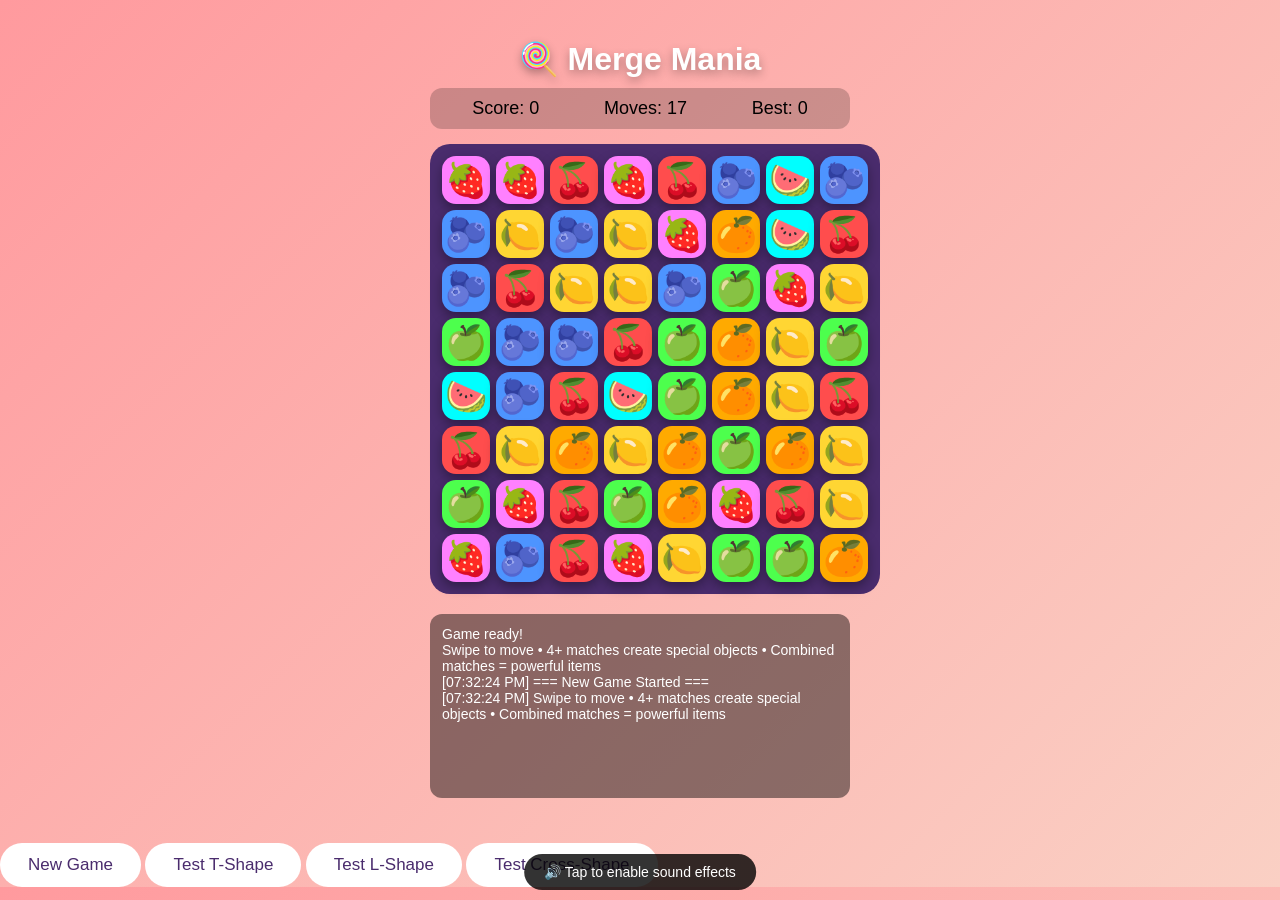
<file: cc-game.html>
<!DOCTYPE html>
<html lang="en">

<head>
  <meta charset="UTF-8">
  <meta name="viewport" content="width=device-width, initial-scale=1.0, maximum-scale=1.0, user-scalable=no">
  <title>🍭 Merge Mania</title>
  <style>
    body {
      margin: 0;
      padding: 0;
      background: linear-gradient(135deg, #ff9a9e, #fad0c4);
      font-family: Arial, sans-serif;
      overflow: hidden;
      touch-action: manipulation;
    }

    .container {
      max-width: 420px;
      margin: 20px auto;
      text-align: center;
      padding: 10px;
    }

    h1 {
      color: white;
      margin: 10px 0;
      text-shadow: 0 4px 10px rgba(0, 0, 0, 0.3);
    }

    .stats {
      display: flex;
      justify-content: space-around;
      margin-bottom: 15px;
      font-size: 18px;
      background: rgba(0, 0, 0, 0.2);
      padding: 10px;
      border-radius: 12px;
    }

    .board {
      display: grid;
      grid-template-columns: repeat(8, 1fr);
      gap: 6px;
      background: #4a2c6d;
      padding: 12px;
      border-radius: 20px;
      margin: 0 auto;
      width: fit-content;
      touch-action: none;
      user-select: none;
    }

    .tile {
      width: 48px;
      height: 48px;
      border-radius: 14px;
      display: flex;
      align-items: center;
      justify-content: center;
      font-size: 34px;
      box-shadow: 0 5px 12px rgba(0, 0, 0, 0.35);
      transition: transform 0.25s ease, opacity 0.3s ease, box-shadow 0.3s ease;
      cursor: pointer;
    }

    .tile.touching,
    .tile.hint {
      transform: scale(1.18);
      box-shadow: 0 0 0 6px white, 0 0 0 10px #ffd700;
      animation: hintPulse 1.2s infinite alternate ease-in-out;
    }

    @keyframes hintPulse {
      from {
        transform: scale(1.05);
      }

      to {
        transform: scale(1.22);
      }
    }

    .type-1 {
      background: #ff4d4d;
    }

    .type-2 {
      background: #4dff4d;
    }

    .type-3 {
      background: #4d94ff;
    }

    .type-4 {
      background: #ffd633;
    }

    .type-5 {
      background: #ff80ff;
    }

    .type-6 {
      background: #ffaa00;
    }

    .type-7 {
      background: #00ffff;
    }

    .type-8 {
      background: linear-gradient(45deg, #ffd700, #ffed4e);
      box-shadow: 0 0 15px rgba(255, 215, 0, 0.5);
    }

    .type-9 {
      background: linear-gradient(45deg, #ffd700, #ffed4e);
      box-shadow: 0 0 15px rgba(255, 215, 0, 0.5);
    }

    .type-10 {
      background: linear-gradient(45deg, #b19cd9, #dda0dd);
      box-shadow: 0 0 20px rgba(185, 156, 217, 0.6);
    }

    .type-11 {
      background: linear-gradient(45deg, #b19cd9, #dda0dd);
      box-shadow: 0 0 20px rgba(185, 156, 217, 0.6);
    }

    .type-12 {
      background: linear-gradient(45deg, #ff4500, #ff6347);
      box-shadow: 0 0 25px rgba(255, 69, 0, 0.7);
    }

    .type-13 {
      background: linear-gradient(45deg, #ff4500, #ff6347);
      box-shadow: 0 0 25px rgba(255, 69, 0, 0.7);
    }

    .type-14 {
      background: linear-gradient(45deg, #00bfff, #87ceeb);
      box-shadow: 0 0 30px rgba(0, 191, 255, 0.8);
    }

    .type-15 {
      background: linear-gradient(45deg, #00bfff, #87ceeb);
      box-shadow: 0 0 30px rgba(0, 191, 255, 0.8);
    }

    .type-16 {
      background: linear-gradient(45deg, #ff1493, #ff69b4);
      box-shadow: 0 0 35px rgba(255, 20, 147, 0.9);
    }

    .type-17 {
      background: linear-gradient(45deg, #ff1493, #ff69b4);
      box-shadow: 0 0 35px rgba(255, 20, 147, 0.9);
    }

    .log {
      margin-top: 20px;
      background: rgba(0, 0, 0, 0.45);
      color: #fff;
      padding: 12px;
      border-radius: 12px;
      height: 160px;
      overflow-y: auto;
      font-size: 14px;
      text-align: left;
    }

    button {
      margin-top: 15px;
      padding: 12px 28px;
      font-size: 17px;
      background: white;
      color: #4a2c6d;
      border: none;
      border-radius: 50px;
    }

    .audio-notice {
      position: fixed;
      bottom: 10px;
      left: 50%;
      transform: translateX(-50%);
      background: rgba(0, 0, 0, 0.8);
      color: white;
      padding: 10px 20px;
      border-radius: 25px;
      font-size: 14px;
      display: block;
      z-index: 50;
      text-align: center;
      cursor: pointer;
    }
  </style>
</head>

<body>
  <div class="container">
    <h1>🍭 Merge Mania</h1>
    <div class="stats">
      <div>Score: <span id="score">0</span></div>
      <div>Moves: <span id="moves">0</span></div>
      <div>Best: <span id="highscore">0</span></div>
    </div>
    <div class="board" id="board"></div>

    <div class="log" id="log">Game ready!<br>Swipe to move • 4+ matches create special objects • Combined matches =
      powerful items</div>
  </div>

  <button onclick="newGame()">New Game</button>
  <button onclick="testTShape()">Test T-Shape</button>
  <button onclick="testLShape()">Test L-Shape</button>
  <button onclick="testCrossShape()">Test Cross-Shape</button>
  </div>

  <div class="audio-notice" id="audioNotice" onclick="enableAudio()">🔊 Tap to enable sound effects</div>

  <script>
    const ROWS = 8, COLS = 8;
    let board = [];
    let tiles = []; // Cache for tile DOM elements
    let score = 0;
    let movesRemaining = 17;
    let highScore = localStorage.getItem('mergeHighScore') || 0;
    let isProcessing = false;
    let hintTimeout = null;
    let audioContext = null;

    const defaultTileEmojis = ['🍒', '🍏', '🫐', '🍋', '🍓', '🍊', '🍉'];
    const defaultExtraEmojis = ['⭐', '⭐', '💎', '💎', '🔥', '🔥', '⚡', '⚡', '🌟', '🌟'];
    let emojis = defaultTileEmojis.concat(defaultExtraEmojis);

    const minigameConfig = {
      totalMovesAllowed: 17,
      tileEmojis: defaultTileEmojis.slice(),
      tileBackgrounds: [],
      boardBackground: '#4a2c6d',
      pageBackground: 'linear-gradient(135deg, #ff9a9e, #fad0c4)'
    };

    let gameStats = {
      matchedTileCounts: {},
      specialObjectsCreated: {}
    };

    let startRow = -1, startCol = -1;
    let startX = 0, startY = 0;
    let isDragging = false;

    document.getElementById('highscore').textContent = highScore;

    // Initialize audio context
    function initAudio() {
      if (!audioContext) {
        audioContext = new (window.AudioContext || window.webkitAudioContext)();
      }

      // Resume audio context if suspended (required for mobile browsers)
      if (audioContext.state === 'suspended') {
        audioContext.resume();
      }
    }

    // Play sound effect
    function playSound(frequency, duration, type = 'sine') {
      if (!audioContext || audioContext.state !== 'running') {
        // Try to initialize audio if not ready
        initAudio();
        if (!audioContext || audioContext.state !== 'running') {
          return; // Still not ready, skip sound
        }
      }

      try {
        const oscillator = audioContext.createOscillator();
        const gainNode = audioContext.createGain();

        oscillator.connect(gainNode);
        gainNode.connect(audioContext.destination);

        oscillator.frequency.value = frequency;
        oscillator.type = type;

        gainNode.gain.setValueAtTime(0.1, audioContext.currentTime);
        gainNode.gain.exponentialRampToValueAtTime(0.01, audioContext.currentTime + duration);

        oscillator.start(audioContext.currentTime);
        oscillator.stop(audioContext.currentTime + duration);
      } catch (e) {
        console.log('Audio play failed:', e);
      }
    }

    function recordMatchedTile(type) {
      if (!gameStats.matchedTileCounts[type]) gameStats.matchedTileCounts[type] = 0;
      gameStats.matchedTileCounts[type]++;
    }

    function recordSpecialObjectCreated(type) {
      if (!gameStats.specialObjectsCreated[type]) gameStats.specialObjectsCreated[type] = 0;
      gameStats.specialObjectsCreated[type]++;
    }

    function getGameResult() {
      const matchedTileCounts = {};
      for (const type in gameStats.matchedTileCounts) {
        const label = emojis[type - 1] || `type-${type}`;
        matchedTileCounts[label] = gameStats.matchedTileCounts[type];
      }
      const specialObjectsCreated = {};
      for (const type in gameStats.specialObjectsCreated) {
        const label = emojis[type - 1] || `type-${type}`;
        specialObjectsCreated[label] = gameStats.specialObjectsCreated[type];
      }
      return {
        score,
        movesRemaining,
        matchedTileCounts,
        specialObjectsCreated,
        endedAt: new Date().toISOString()
      };
    }

    function publishGameResult() {
      const result = getGameResult();
      window.miniGameResult = result;
      if (typeof window.onMiniGameEnd === 'function') {
        window.onMiniGameEnd(result);
      }
      if (window.parent && window.parent !== window && window.parent.postMessage) {
        window.parent.postMessage({ source: 'merge-mania', event: 'gameOver', result }, '*');
      }
      if (window.opener && window.opener !== window && window.opener.postMessage) {
        window.opener.postMessage({ source: 'merge-mania', event: 'gameOver', result }, '*');
      }
      return result;
    }

    function applyMinigameConfig() {
      document.body.style.background = minigameConfig.pageBackground;
      const boardEl = document.getElementById('board');
      if (boardEl) {
        boardEl.style.background = minigameConfig.boardBackground;
      }
    }

    function setTileEmojis(customEmojis) {
      for (let i = 0; i < defaultTileEmojis.length; i++) {
        minigameConfig.tileEmojis[i] = customEmojis[i] || defaultTileEmojis[i];
      }
      emojis = minigameConfig.tileEmojis.concat(defaultExtraEmojis);
    }

    function startMergeMania(config = {}) {
      Object.assign(minigameConfig, config);
      if (Array.isArray(config.tileEmojis) && config.tileEmojis.length > 0) {
        setTileEmojis(config.tileEmojis);
      }
      if (typeof config.totalMovesAllowed === 'number' && config.totalMovesAllowed >= 0) {
        minigameConfig.totalMovesAllowed = config.totalMovesAllowed;
      }
      if (typeof config.boardBackground === 'string') {
        minigameConfig.boardBackground = config.boardBackground;
      }
      if (typeof config.pageBackground === 'string') {
        minigameConfig.pageBackground = config.pageBackground;
      }
      if (Array.isArray(config.tileBackgrounds)) {
        minigameConfig.tileBackgrounds = config.tileBackgrounds;
      }
      movesRemaining = minigameConfig.totalMovesAllowed;
      gameStats = { matchedTileCounts: {}, specialObjectsCreated: {} };
      window.miniGameResult = null;
      applyMinigameConfig();
      newGame();
      return getGameResult();
    }

    window.startMergeMania = startMergeMania;

    function createBoard() {
      board = [];
      tiles = [];
      const boardEl = document.getElementById('board');
      boardEl.innerHTML = '';
      boardEl.style.gridTemplateColumns = `repeat(${COLS}, 1fr)`;
      boardEl.style.background = minigameConfig.boardBackground;

      // Remove existing event listeners to prevent accumulation
      boardEl.removeEventListener('touchstart', onStart);
      boardEl.removeEventListener('mousedown', onStart);
      boardEl.removeEventListener('touchend', onEnd);
      boardEl.removeEventListener('mouseup', onEnd);
      boardEl.removeEventListener('mouseleave', onEnd);

      for (let r = 0; r < ROWS; r++) {
        board[r] = [];
        tiles[r] = [];
        for (let c = 0; c < COLS; c++) {
          let type = Math.floor(Math.random() * 7) + 1;
          while ((r >= 2 && board[r - 1][c] === type && board[r - 2][c] === type) ||
            (c >= 2 && board[r][c - 1] === type && board[r][c - 2] === type)) {
            type = Math.floor(Math.random() * 7) + 1;
          }

          const tile = document.createElement('div');
          tile.classList.add('tile', `type-${type}`);
          tile.dataset.row = r;
          tile.dataset.col = c;
          tile.dataset.type = type;
          tile.textContent = emojis[type - 1] || '';
          const bgStyle = minigameConfig.tileBackgrounds[type - 1];
          if (bgStyle) {
            tile.style.background = bgStyle;
          }
          boardEl.appendChild(tile);
          board[r][c] = type;
          tiles[r][c] = tile; // Cache reference
        }
      }

      const boardElRef = document.getElementById('board');
      boardElRef.addEventListener('touchstart', onStart, { passive: false });
      boardElRef.addEventListener('mousedown', onStart);
      boardElRef.addEventListener('touchend', onEnd);
      boardElRef.addEventListener('mouseup', onEnd);
      boardElRef.addEventListener('mouseleave', onEnd);

      updateMovesLeft();
      resetHintTimer();
      logMessage("=== New Game Started ===");
      logMessage("Swipe to move • 4+ matches create special objects • Combined matches = powerful items");
    }

    function resetHintTimer() {
      if (hintTimeout) clearTimeout(hintTimeout);
      hintTimeout = setTimeout(showHint, 5200);
    }

    function showHint() {
      if (isProcessing) return;

      // Find a REAL valid swap that creates a match (only for regular tiles 1-7)
      for (let r = 0; r < ROWS; r++) {
        for (let c = 0; c < COLS; c++) {
          const t = board[r][c];
          if (!t || t > 7) continue; // Skip empty spaces and special objects

          // Try swapping right
          if (c < COLS - 1) {
            if (wouldCreateMatch(r, c, r, c + 1)) {
              highlightHint(r, c, r, c + 1);
              return;
            }
          }
          // Try swapping down
          if (r < ROWS - 1) {
            if (wouldCreateMatch(r, c, r + 1, c)) {
              highlightHint(r, c, r + 1, c);
              return;
            }
          }
        }
      }
    }

    function wouldCreateMatch(r1, c1, r2, c2) {
      // Temporarily swap
      [board[r1][c1], board[r2][c2]] = [board[r2][c2], board[r1][c1]];

      let createsMatch = false;

      // Check if this swap creates any 3-in-a-row (only for regular tiles 1-7)
      for (let r = 0; r < ROWS; r++) {
        for (let c = 0; c < COLS - 2; c++) {
          const t = board[r][c];
          if (t && t <= 7 && t === board[r][c + 1] && t === board[r][c + 2]) {
            createsMatch = true;
          }
        }
      }
      for (let c = 0; c < COLS; c++) {
        for (let r = 0; r < ROWS - 2; r++) {
          const t = board[r][c];
          if (t && t <= 7 && t === board[r + 1][c] && t === board[r + 2][c]) {
            createsMatch = true;
          }
        }
      }

      // Swap back
      [board[r1][c1], board[r2][c2]] = [board[r2][c2], board[r1][c1]];

      return createsMatch;
    }

    function highlightHint(r1, c1, r2, c2) {
      const tile1 = tiles[r1][c1];
      const tile2 = tiles[r2][c2];

      if (tile1) tile1.classList.add('hint');
      if (tile2) tile2.classList.add('hint');

      setTimeout(() => {
        if (tile1) tile1.classList.remove('hint');
        if (tile2) tile2.classList.remove('hint');
        resetHintTimer();
      }, 2200);
    }

    function updateMovesLeft() {
      if (typeof minigameConfig.totalMovesAllowed === 'number') {
        document.getElementById('moves').textContent = movesRemaining;
        return movesRemaining;
      }

      let moves = 0;
      // Check all possible adjacent swaps (only for regular tiles 1-7)
      for (let r = 0; r < ROWS; r++) {
        for (let c = 0; c < COLS; c++) {
          const t = board[r][c];
          if (!t || t > 7) continue; // Skip empty spaces and special objects
          // Try swapping right
          if (c < COLS - 1 && wouldCreateMatch(r, c, r, c + 1)) {
            moves++;
          }
          // Try swapping down
          if (r < ROWS - 1 && wouldCreateMatch(r, c, r + 1, c)) {
            moves++;
          }
        }
      }
      document.getElementById('moves').textContent = moves;
      return moves;
    }

    // Calculate combined match power and create special object
    function createCombinedSpecialObject(specialMatches, position = null, isCascade = false) {
      if (specialMatches.length === 0) return;

      // Choose the highest-priority match for placement.
      // Prefer cross > T > L > line matches, then longest.
      const priority = match => {
        if (match.orientation === 'cross-shape') return 4;
        if (match.orientation === 't-shape') return 3;
        if (match.orientation === 'l-shape') return 2;
        return 1; // horizontal or vertical
      };

      const primaryMatch = specialMatches.reduce((best, current) => {
        const bestPriority = priority(best);
        const currentPriority = priority(current);
        if (currentPriority !== bestPriority) {
          return currentPriority > bestPriority ? current : best;
        }
        return current.length > best.length ? current : best;
      });

      // Calculate total power: sum of (match length - 2) for each match
      // This gives 3-match = 1, 4-match = 2, 5-match = 3, etc.
      let totalPower = 0;
      specialMatches.forEach(match => {
        totalPower += (match.length - 2);
      });

      // Convert total power back to effective match length
      // 1 = 3-match, 2 = 4-match, 3 = 5-match, etc.
      const effectiveLength = totalPower + 2;

      // Cap at 8-match maximum
      const finalLength = Math.min(effectiveLength, 8);

      const specialType = getSpecialObjectType(finalLength, primaryMatch.orientation);

      if (specialType > 0) {
        let placeRow = primaryMatch.row;
        let placeCol = primaryMatch.col;

        if (primaryMatch.orientation === 'horizontal') {
          placeCol = primaryMatch.col + Math.floor(primaryMatch.length / 2);
        } else if (primaryMatch.orientation === 'vertical') {
          placeRow = primaryMatch.row + Math.floor(primaryMatch.length / 2);
        }

        if (position && primaryMatch.orientation !== 't-shape' && primaryMatch.orientation !== 'l-shape' && primaryMatch.orientation !== 'cross-shape') {
          // Use the computed match center for straight combos.
          placeRow = placeRow;
          placeCol = placeCol;
        }

        if (placeRow >= 0 && placeRow < ROWS && placeCol >= 0 && placeCol < COLS) {
          board[placeRow][placeCol] = specialType;
          recordSpecialObjectCreated(specialType);
          const tile = tiles[placeRow][placeCol];
          if (tile) {
            tile.className = 'tile type-' + specialType;
            tile.dataset.type = specialType;
            tile.textContent = emojis[specialType - 1] || '';
            tile.style.transition = 'transform 0.45s cubic-bezier(0.34,1.56,0.64,1), opacity 0.4s';
            tile.style.transform = 'scale(1.5)';
            tile.style.opacity = '1';
            setTimeout(() => {
              tile.style.transform = 'scale(1)';
            }, 200);
          }
        }
      }
    }

    // Get the special object type based on match length and orientation
    // Get the special object type based on match length and orientation
    function getSpecialObjectType(length, orientation) {
      if (orientation === 't-shape') {
        // T-shapes use a special base type (let's use 10 for T-shapes)
        // Power based on total tiles: 5 tiles = basic T, higher = more powerful
        const baseType = 10; // T-shape base
        const powerLevel = Math.min(length - 5, 3); // 5 tiles = 0, 6 = 1, 7 = 2, 8+ = 3
        return baseType + powerLevel;
      } else if (orientation === 'l-shape') {
        // L-shapes use base type 14
        // Power based on total tiles: 5 tiles = basic L, higher = more powerful
        const baseType = 14; // L-shape base
        const powerLevel = Math.min(length - 5, 1); // 5 tiles = 0, 6+ = 1
        return baseType + powerLevel;
      } else if (orientation === 'cross-shape') {
        // Cross shapes use base type 16
        // Power based on total tiles: 5 tiles = basic cross, higher = more powerful
        const baseType = 16; // Cross-shape base
        const powerLevel = Math.min(length - 5, 1); // 5 tiles = 0, 6+ = 1
        return baseType + powerLevel;
      }

      const baseType = orientation === 'horizontal' ? 8 : 9; // 8 = horizontal, 9 = vertical for 4-match
      const lengthOffset = Math.min(length - 4, 4); // 4-match = 0, 5-match = 1, etc., max 8-match = 4
      return baseType + (lengthOffset * 2);
    }

    // Rest of the code (onStart, onEnd, attemptSwap, findAndRemoveMatches, etc.) remains the same as previous stable version
    function onStart(e) {
      if (isProcessing) return;
      e.preventDefault();
      resetHintTimer();

      const clientX = e.type.includes('touch') ? e.touches[0].clientX : e.clientX;
      const clientY = e.type.includes('touch') ? e.touches[0].clientY : e.clientY;

      const boardRect = e.currentTarget.getBoundingClientRect();
      const padding = 12;
      const gap = 6;
      const effectiveSize = (boardRect.width - padding * 2 - gap * (COLS - 1)) / COLS;

      const relX = clientX - boardRect.left - padding;
      const relY = clientY - boardRect.top - padding;

      const col = Math.floor(relX / (effectiveSize + gap));
      const row = Math.floor(relY / (effectiveSize + gap));

      if (row < 0 || row >= ROWS || col < 0 || col >= COLS) return;

      startRow = row;
      startCol = col;
      startX = clientX;
      startY = clientY;
      isDragging = true;

      const tile = tiles[row][col];
      if (tile) tile.classList.add('touching');
    }

    function onEnd(e) {
      if (!isDragging || isProcessing || startRow === -1) return;
      resetHintTimer();

      const clientX = e.type.includes('touch') ? (e.changedTouches ? e.changedTouches[0].clientX : e.clientX) : e.clientX;
      const clientY = e.type.includes('touch') ? (e.changedTouches ? e.changedTouches[0].clientY : e.clientY) : e.clientY;

      const deltaX = clientX - startX;
      const deltaY = clientY - startY;
      const threshold = 35;

      const tile = tiles[startRow][startCol];
      if (tile) tile.classList.remove('touching');

      isDragging = false;

      if (Math.abs(deltaX) < threshold && Math.abs(deltaY) < threshold) {
        startRow = startCol = -1;
        return;
      }

      let targetRow = startRow;
      let targetCol = startCol;

      if (Math.abs(deltaX) > Math.abs(deltaY)) {
        targetCol += deltaX > 0 ? 1 : -1;
      } else {
        targetRow += deltaY > 0 ? 1 : -1;
      }

      if (targetRow < 0 || targetRow >= ROWS || targetCol < 0 || targetCol >= COLS) {
        startRow = startCol = -1;
        return;
      }

      attemptSwap(startRow, startCol, targetRow, targetCol);
      startRow = startCol = -1;
    }

    function attemptSwap(r1, c1, r2, c2) {
      isProcessing = true;

      const tile1 = tiles[r1][c1];
      const tile2 = tiles[r2][c2];

      if (!tile1 || !tile2) {
        isProcessing = false;
        return;
      }

      const tempHTML = tile1.innerHTML;
      const tempType = tile1.dataset.type;
      const tempClass = tile1.className;

      tile1.innerHTML = tile2.innerHTML;
      tile1.dataset.type = tile2.dataset.type;
      tile1.className = tile2.className;

      tile2.innerHTML = tempHTML;
      tile2.dataset.type = tempType;
      tile2.className = tempClass;

      [board[r1][c1], board[r2][c2]] = [board[r2][c2], board[r1][c1]];

      setTimeout(() => {
        const matchResult = findAndRemoveMatches(true, { row: r1, col: c1 });
        if (matchResult.hasMatch) {
          playSound(523, 0.2); // C5 note for match
          if (typeof minigameConfig.totalMovesAllowed === 'number') {
            movesRemaining = Math.max(0, movesRemaining - 1);
            updateMovesLeft();
          }

          // Create combined special object for all 4+ matches
          if (matchResult.specialMatches.length > 0) {
            createCombinedSpecialObject(matchResult.specialMatches, null, false);
          }

          setTimeout(dropAndRefill, 350);
        } else {
          playSound(220, 0.3, 'sawtooth'); // A3 low note for invalid move
          // Invalid move - swap back
          const tempHTML2 = tile1.innerHTML;
          const tempType2 = tile1.dataset.type;
          const tempClass2 = tile1.className;

          tile1.innerHTML = tile2.innerHTML;
          tile1.dataset.type = tile2.dataset.type;
          tile1.className = tile2.className;

          tile2.innerHTML = tempHTML2;
          tile2.dataset.type = tempType2;
          tile2.className = tempClass2;

          [board[r1][c1], board[r2][c2]] = [board[r2][c2], board[r1][c1]];

          isProcessing = false;
          updateMovesLeft();
        }
      }, 220);
    }

    function findAndRemoveMatches(checkSpecial = false, swapPos = null, isCascade = false) {
      let hasMatch = false;
      const toRemove = new Set();
      let specialMatches = [];

      // Check horizontal matches
      for (let r = 0; r < ROWS; r++) {
        let matchLength = 1;
        let currentType = board[r][0];

        for (let c = 1; c < COLS; c++) {
          if (board[r][c] === currentType && currentType > 0) {
            matchLength++;
          } else {
            if (matchLength >= 3) {
              hasMatch = true;
              for (let i = 0; i < matchLength; i++) {
                toRemove.add(r + "-" + (c - matchLength + i));
              }
              if (matchLength >= 4 && checkSpecial) {
                specialMatches.push({
                  type: currentType,
                  length: matchLength,
                  orientation: 'horizontal',
                  row: r,
                  col: c - matchLength,
                  swapPos: swapPos
                });
              }
            }
            matchLength = 1;
            currentType = board[r][c];
          }
        }
        // Check the last sequence
        if (matchLength >= 3) {
          hasMatch = true;
          for (let i = 0; i < matchLength; i++) {
            toRemove.add(r + "-" + (COLS - matchLength + i));
          }
          if (matchLength >= 4 && checkSpecial) {
            specialMatches.push({
              type: currentType,
              length: matchLength,
              orientation: 'horizontal',
              row: r,
              col: COLS - matchLength,
              swapPos: swapPos
            });
          }
        }
      }

      // Check vertical matches
      for (let c = 0; c < COLS; c++) {
        let matchLength = 1;
        let currentType = board[0][c];

        for (let r = 1; r < ROWS; r++) {
          if (board[r][c] === currentType && currentType > 0) {
            matchLength++;
          } else {
            if (matchLength >= 3) {
              hasMatch = true;
              for (let i = 0; i < matchLength; i++) {
                toRemove.add((r - matchLength + i) + "-" + c);
              }
              if (matchLength >= 4 && checkSpecial) {
                specialMatches.push({
                  type: currentType,
                  length: matchLength,
                  orientation: 'vertical',
                  row: r - matchLength,
                  col: c,
                  swapPos: swapPos
                });
              }
            }
            matchLength = 1;
            currentType = board[r][c];
          }
        }
        // Check the last sequence
        if (matchLength >= 3) {
          hasMatch = true;
          for (let i = 0; i < matchLength; i++) {
            toRemove.add((ROWS - matchLength + i) + "-" + c);
          }
          if (matchLength >= 4 && checkSpecial) {
            specialMatches.push({
              type: currentType,
              length: matchLength,
              orientation: 'vertical',
              row: ROWS - matchLength,
              col: c,
              swapPos: swapPos
            });
          }
        }
      }

      // Check for T-shaped combos (horizontal + vertical sharing center tile)
      if (checkSpecial) {
        // Find all horizontal matches of 3+
        const horizontalMatches = [];
        for (let r = 0; r < ROWS; r++) {
          let matchLength = 1;
          let currentType = board[r][0];
          let startCol = 0;

          for (let c = 1; c < COLS; c++) {
            if (board[r][c] === currentType && currentType > 0) {
              matchLength++;
            } else {
              if (matchLength >= 3) {
                horizontalMatches.push({
                  row: r,
                  col: startCol,
                  length: matchLength,
                  type: currentType
                });
              }
              matchLength = 1;
              currentType = board[r][c];
              startCol = c;
            }
          }
          // Check the last sequence
          if (matchLength >= 3) {
            horizontalMatches.push({
              row: r,
              col: startCol,
              length: matchLength,
              type: currentType
            });
          }
        }

        // Find all vertical matches of 3+
        const verticalMatches = [];
        for (let c = 0; c < COLS; c++) {
          let matchLength = 1;
          let currentType = board[0][c];
          let startRow = 0;

          for (let r = 1; r < ROWS; r++) {
            if (board[r][c] === currentType && currentType > 0) {
              matchLength++;
            } else {
              if (matchLength >= 3) {
                verticalMatches.push({
                  row: startRow,
                  col: c,
                  length: matchLength,
                  type: currentType
                });
              }
              matchLength = 1;
              currentType = board[r][c];
              startRow = r;
            }
          }
          // Check the last sequence
          if (matchLength >= 3) {
            verticalMatches.push({
              row: startRow,
              col: c,
              length: matchLength,
              type: currentType
            });
          }
        }

        // Find T-shaped intersections
        for (const hMatch of horizontalMatches) {
          for (const vMatch of verticalMatches) {
            if (hMatch.type === vMatch.type) {
              // Check if they intersect at exactly one point
              const hStart = hMatch.col;
              const hEnd = hMatch.col + hMatch.length - 1;
              const vStart = vMatch.row;
              const vEnd = vMatch.row + vMatch.length - 1;

              // Find intersection points
              const intersectRow = hMatch.row;
              const intersectCols = [];
              for (let c = Math.max(hStart, vMatch.col); c <= Math.min(hEnd, vMatch.col); c++) {
                if (c >= hStart && c <= hEnd && vMatch.col === c) {
                  intersectCols.push(c);
                }
              }

              // T-shape: horizontal and vertical intersect at exactly one tile
              if (intersectCols.length === 1 &&
                intersectRow >= vStart && intersectRow <= vEnd) {
                const centerRow = intersectRow;
                const centerCol = intersectCols[0];

                // Mark all tiles in the T-shape for removal
                // Horizontal part
                for (let c = hStart; c <= hEnd; c++) {
                  toRemove.add(centerRow + "-" + c);
                }
                // Vertical part (excluding the center which is already added)
                for (let r = vStart; r <= vEnd; r++) {
                  if (r !== centerRow) {
                    toRemove.add(r + "-" + centerCol);
                  }
                }

                // Create T-shaped special match
                specialMatches.push({
                  type: hMatch.type,
                  length: hMatch.length + vMatch.length - 1, // Total unique tiles
                  orientation: 't-shape',
                  row: centerRow,
                  col: centerCol,
                  swapPos: swapPos,
                  isTShape: true,
                  horizontalLength: hMatch.length,
                  verticalLength: vMatch.length
                });

                hasMatch = true;
              }
            }
          }
        }

        // Check for L-shaped combos (horizontal + vertical intersecting at corner)
        for (const hMatch of horizontalMatches) {
          for (const vMatch of verticalMatches) {
            if (hMatch.type === vMatch.type) {
              // Check for L-shape: intersect at exactly one corner (not middle)
              const hStart = hMatch.col;
              const hEnd = hMatch.col + hMatch.length - 1;
              const vStart = vMatch.row;
              const vEnd = vMatch.row + vMatch.length - 1;

              // Find intersection points
              const intersectRow = hMatch.row;
              const intersectCols = [];
              for (let c = Math.max(hStart, vMatch.col); c <= Math.min(hEnd, vMatch.col); c++) {
                if (c >= hStart && c <= hEnd && vMatch.col === c) {
                  intersectCols.push(c);
                }
              }

              // L-shape: horizontal and vertical intersect at exactly one tile AND it's at an end/corner
              if (intersectCols.length === 1 &&
                intersectRow >= vStart && intersectRow <= vEnd) {
                const centerRow = intersectRow;
                const centerCol = intersectCols[0];

                // Check if intersection is at a corner (not middle of either line)
                const isHStart = (centerCol === hStart);
                const isHEnd = (centerCol === hEnd);
                const isVStart = (centerRow === vStart);
                const isVEnd = (centerRow === vEnd);

                // Must be at a corner (one end of horizontal AND one end of vertical)
                const isCorner = (isHStart || isHEnd) && (isVStart || isVEnd);

                if (isCorner) {
                  // Mark all tiles in the L-shape for removal
                  // Horizontal part
                  for (let c = hStart; c <= hEnd; c++) {
                    toRemove.add(centerRow + "-" + c);
                  }
                  // Vertical part (excluding the center which is already added)
                  for (let r = vStart; r <= vEnd; r++) {
                    if (r !== centerRow) {
                      toRemove.add(r + "-" + centerCol);
                    }
                  }

                  // Create L-shaped special match
                  specialMatches.push({
                    type: hMatch.type,
                    length: hMatch.length + vMatch.length - 1, // Total unique tiles
                    orientation: 'l-shape',
                    row: centerRow,
                    col: centerCol,
                    swapPos: swapPos,
                    isLShape: true,
                    horizontalLength: hMatch.length,
                    verticalLength: vMatch.length
                  });

                  hasMatch = true;
                }
              }
            }
          }
        }

        // Check for Cross-shaped combos (horizontal + vertical intersecting in middle)
        for (const hMatch of horizontalMatches) {
          for (const vMatch of verticalMatches) {
            if (hMatch.type === vMatch.type && hMatch.length >= 3 && vMatch.length >= 3) {
              // Check for cross: intersect in the middle of both lines
              const hStart = hMatch.col;
              const hEnd = hMatch.col + hMatch.length - 1;
              const hMiddle = hMatch.col + Math.floor(hMatch.length / 2);

              const vStart = vMatch.row;
              const vEnd = vMatch.row + vMatch.length - 1;
              const vMiddle = vMatch.row + Math.floor(vMatch.length / 2);

              // Cross requires: both lines are odd length (so they have true middles)
              // and they intersect at both middles
              const hIsOdd = hMatch.length % 2 === 1;
              const vIsOdd = vMatch.length % 2 === 1;

              if (hIsOdd && vIsOdd &&
                hMatch.row === vMiddle && vMatch.col === hMiddle) {

                // Mark all tiles in the cross for removal
                // Horizontal part
                for (let c = hStart; c <= hEnd; c++) {
                  toRemove.add(vMiddle + "-" + c);
                }
                // Vertical part (excluding the center which is already added)
                for (let r = vStart; r <= vEnd; r++) {
                  if (r !== vMiddle) {
                    toRemove.add(r + "-" + hMiddle);
                  }
                }

                // Create cross-shaped special match
                specialMatches.push({
                  type: hMatch.type,
                  length: hMatch.length + vMatch.length - 1, // Total unique tiles
                  orientation: 'cross-shape',
                  row: vMiddle,
                  col: hMiddle,
                  swapPos: swapPos,
                  isCrossShape: true,
                  horizontalLength: hMatch.length,
                  verticalLength: vMatch.length
                });

                hasMatch = true;
              }
            }
          }
        }
      }

      if (hasMatch) {
        score += toRemove.size * 12;
        document.getElementById('score').textContent = score;

        toRemove.forEach(pos => {
          const [r, c] = pos.split('-').map(Number);
          const tile = tiles[r][c];
          const removedType = board[r][c];
          if (removedType > 0) {
            recordMatchedTile(removedType);
          }
          if (tile) {
            tile.style.transition = 'transform 0.35s, opacity 0.35s';
            tile.style.transform = 'scale(0.15)';
            tile.style.opacity = '0';
          }
          board[r][c] = 0;
        });
      }

      return { hasMatch, specialMatches };
    }

    function dropAndRefill() {
      for (let c = 0; c < COLS; c++) {
        let writePos = ROWS - 1;
        for (let r = ROWS - 1; r >= 0; r--) {
          if (board[r][c] !== 0) {
            if (r !== writePos) {
              board[writePos][c] = board[r][c];
              board[r][c] = 0;
            }
            writePos--;
          }
        }
        for (let r = writePos; r >= 0; r--) {
          board[r][c] = Math.floor(Math.random() * 7) + 1;
        }
      }

      setTimeout(refreshVisualBoard, 300);
      setTimeout(processMatchesAfterDrop, 650);
    }

    function processMatchesAfterDrop() {
      const matchResult = findAndRemoveMatches(true, null, true); // isCascade = true
      if (matchResult.hasMatch) {
        // Create combined special object for cascade 4+ matches
        if (matchResult.specialMatches.length > 0) {
          createCombinedSpecialObject(matchResult.specialMatches, null, true);
        }

        setTimeout(dropAndRefill, 350); // Continue cascade
      } else {
        isProcessing = false;
        updateMovesLeft();
        checkGameOver();
        resetHintTimer();
      }
    }

    function refreshVisualBoard() {
      for (let r = 0; r < ROWS; r++) {
        for (let c = 0; c < COLS; c++) {
          const tile = tiles[r][c];
          const type = board[r][c];
          if (type > 0) {
            tile.className = 'tile type-' + type;
            tile.dataset.type = type;
            tile.textContent = emojis[type - 1];
            tile.style.transition = 'transform 0.45s cubic-bezier(0.34,1.56,0.64,1), opacity 0.4s';
            tile.style.transform = 'translateY(-80px)';
            tile.style.opacity = '0';

            setTimeout(() => {
              tile.style.transform = 'translateY(0)';
              tile.style.opacity = '1';
            }, 10);
          }
        }
      }
    }

    function checkGameOver() {
      const movesLeft = updateMovesLeft();
      if (movesLeft === 0) {
        if (hintTimeout) {
          clearTimeout(hintTimeout);
          hintTimeout = null;
        }
        playSound(146, 1.0, 'sawtooth'); // D3 low note for game over
        if (score > highScore) {
          highScore = score;
          localStorage.setItem('mergeHighScore', highScore);
          document.getElementById('highscore').textContent = highScore;
        }
        publishGameResult();
      }
    }

    function logMessage(msg) {
      const logEl = document.getElementById('log');
      const time = new Date().toLocaleTimeString([], { hour: '2-digit', minute: '2-digit', second: '2-digit' });
      logEl.innerHTML += '<div>[' + time + '] ' + msg + '</div>';
      logEl.scrollTop = logEl.scrollHeight;
    }

    function newGame() {
      score = 0;
      movesRemaining = minigameConfig.totalMovesAllowed;
      document.getElementById('score').textContent = '0';
      document.getElementById('moves').textContent = movesRemaining;
      isProcessing = false;
      if (hintTimeout) {
        clearTimeout(hintTimeout);
        hintTimeout = null;
      }
      gameStats = { matchedTileCounts: {}, specialObjectsCreated: {} };
      createBoard();
    }

    // Enable audio on user interaction
    function enableAudio() {
      initAudio();
      // Hide the audio notice
      const notice = document.getElementById('audioNotice');
      if (notice) notice.style.display = 'none';
      // Remove the listeners after first interaction
      document.removeEventListener('click', enableAudio);
      document.removeEventListener('touchstart', enableAudio);
      document.removeEventListener('keydown', enableAudio);
    }

    // Test T-shape detection
    function testTShape() {
      // Clear the board first
      for (let r = 0; r < ROWS; r++) {
        for (let c = 0; c < COLS; c++) {
          board[r][c] = 0;
        }
      }

      // Create a T-shape with 🍒 (type 1)
      // Horizontal: row 3, cols 2,3,4
      // Vertical: col 3, rows 1,2,3 (sharing row 3 col 3)
      board[3][2] = 1; // 🍒
      board[3][3] = 1; // 🍒
      board[3][4] = 1; // 🍒
      board[1][3] = 1; // 🍒
      board[2][3] = 1; // 🍒

      // Fill the rest with random tiles
      for (let r = 0; r < ROWS; r++) {
        for (let c = 0; c < COLS; c++) {
          if (board[r][c] === 0) {
            board[r][c] = Math.floor(Math.random() * 7) + 1;
          }
        }
      }

      // Remove any accidental matches
      const result = findAndRemoveMatches(true);
      if (result.hasMatch) {
        dropAndRefill();
      }

      refreshVisualBoard();
      console.log('T-shape test board created');
    }

    // Test L-shape detection
    function testLShape() {
      // Clear the board first
      for (let r = 0; r < ROWS; r++) {
        for (let c = 0; c < COLS; c++) {
          board[r][c] = 0;
        }
      }

      // Create an L-shape with 🍏 (type 2)
      // Horizontal: row 3, cols 2,3,4
      // Vertical: col 4, rows 1,2,3 (sharing row 3 col 4 - corner intersection)
      board[3][2] = 2; // 🍏
      board[3][3] = 2; // 🍏
      board[3][4] = 2; // 🍏
      board[1][4] = 2; // 🍏
      board[2][4] = 2; // 🍏

      // Fill the rest with random tiles
      for (let r = 0; r < ROWS; r++) {
        for (let c = 0; c < COLS; c++) {
          if (board[r][c] === 0) {
            board[r][c] = Math.floor(Math.random() * 7) + 1;
          }
        }
      }

      // Remove any accidental matches
      const result = findAndRemoveMatches(false);
      if (result.hasMatch) {
        dropAndRefill();
      }

      refreshVisualBoard();
      console.log('L-shape test board created');
    }

    // Test Cross-shape detection
    function testCrossShape() {
      // Clear the board first
      for (let r = 0; r < ROWS; r++) {
        for (let c = 0; c < COLS; c++) {
          board[r][c] = 0;
        }
      }

      // Create a Cross-shape with 🫐 (type 3)
      // Horizontal: row 3, cols 2,3,4 (odd length, middle at col 3)
      // Vertical: col 3, rows 1,2,3,4,5 (odd length, middle at row 3)
      board[3][2] = 3; // 🫐
      board[3][3] = 3; // 🫐 (center)
      board[3][4] = 3; // 🫐
      board[1][3] = 3; // 🫐
      board[2][3] = 3; // 🫐
      board[4][3] = 3; // 🫐
      board[5][3] = 3; // 🫐

      // Fill the rest with random tiles
      for (let r = 0; r < ROWS; r++) {
        for (let c = 0; c < COLS; c++) {
          if (board[r][c] === 0) {
            board[r][c] = Math.floor(Math.random() * 7) + 1;
          }
        }
      }

      // Remove any accidental matches
      const result = findAndRemoveMatches(true);
      if (result.hasMatch) {
        dropAndRefill();
      }

      refreshVisualBoard();
      console.log('Cross-shape test board created');
    }

    // Add to window for testing
    window.testTShape = testTShape;
    window.testLShape = testLShape;
    window.testCrossShape = testCrossShape;

    // Add multiple event listeners for audio enablement
    document.addEventListener('click', enableAudio);
    document.addEventListener('touchstart', enableAudio);
    document.addEventListener('keydown', enableAudio);

    window.onload = () => startMergeMania();
  </script>
</body>

</html>
</file>
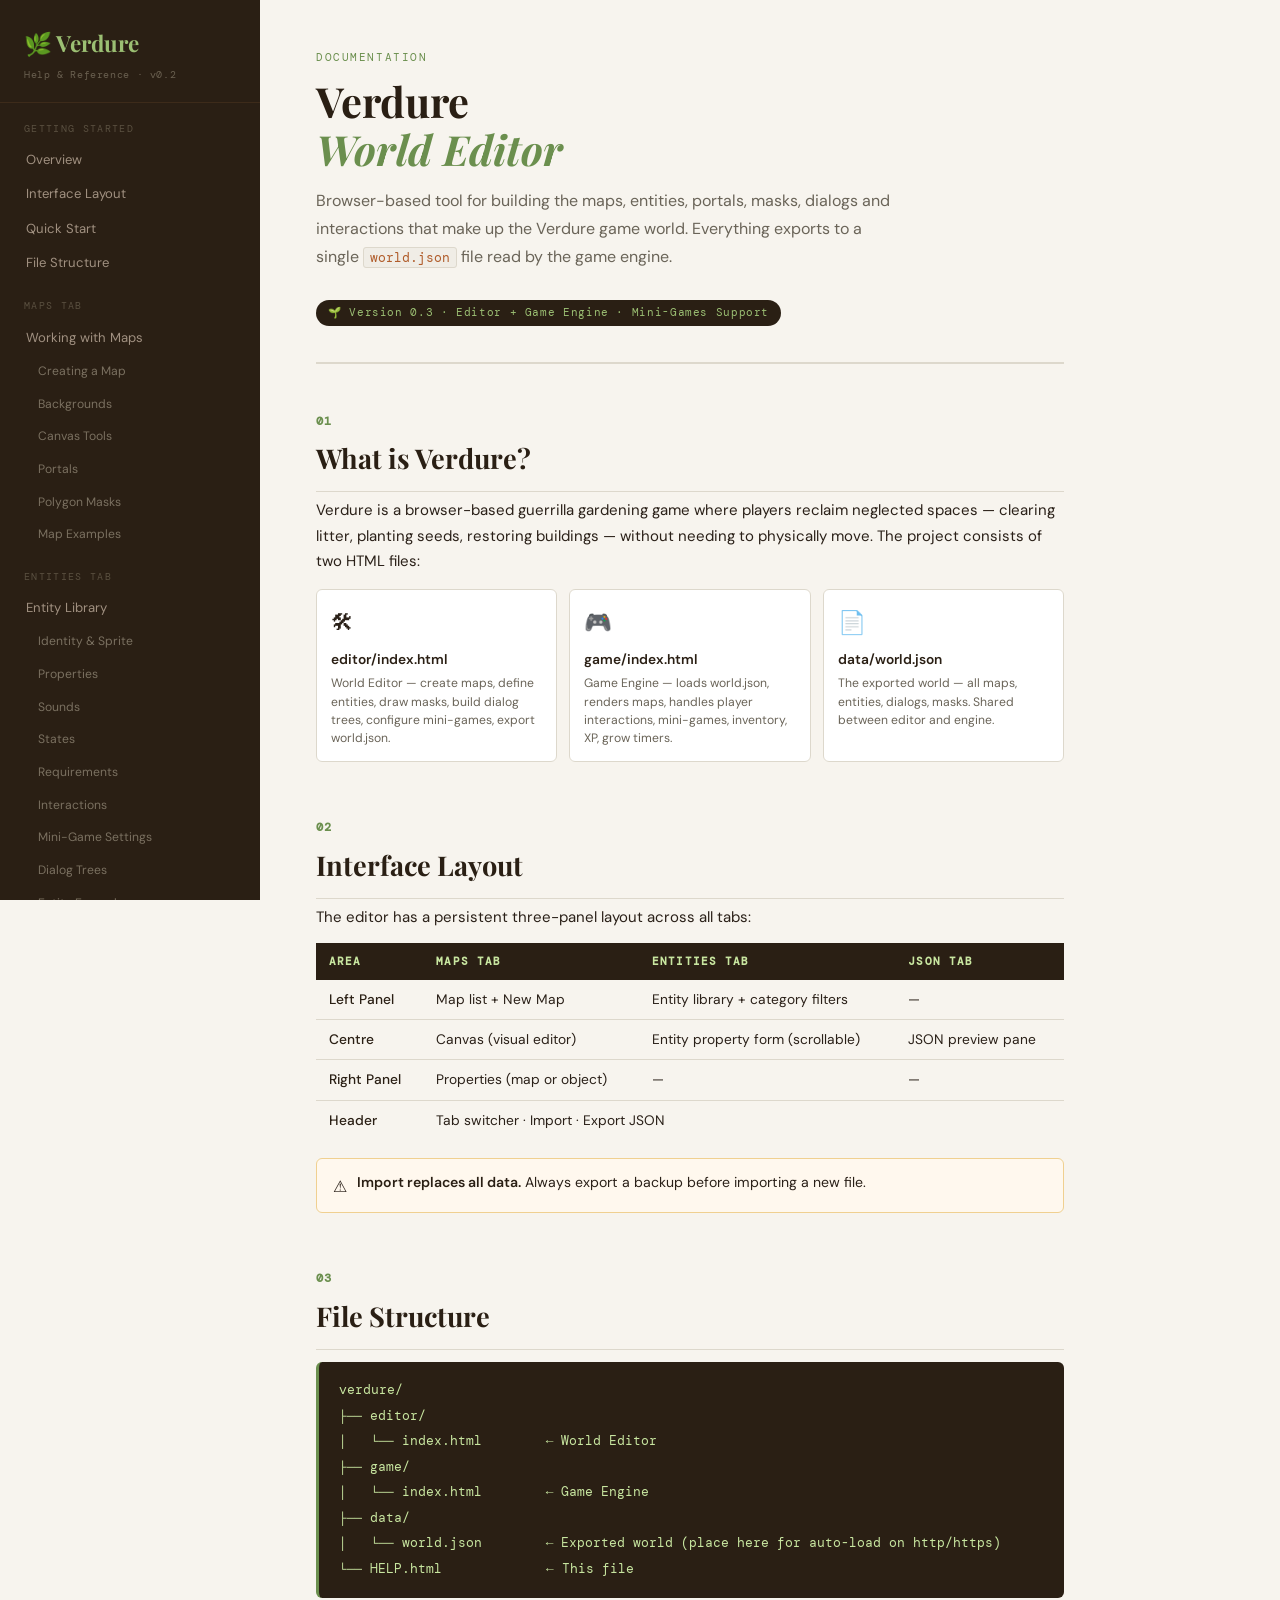
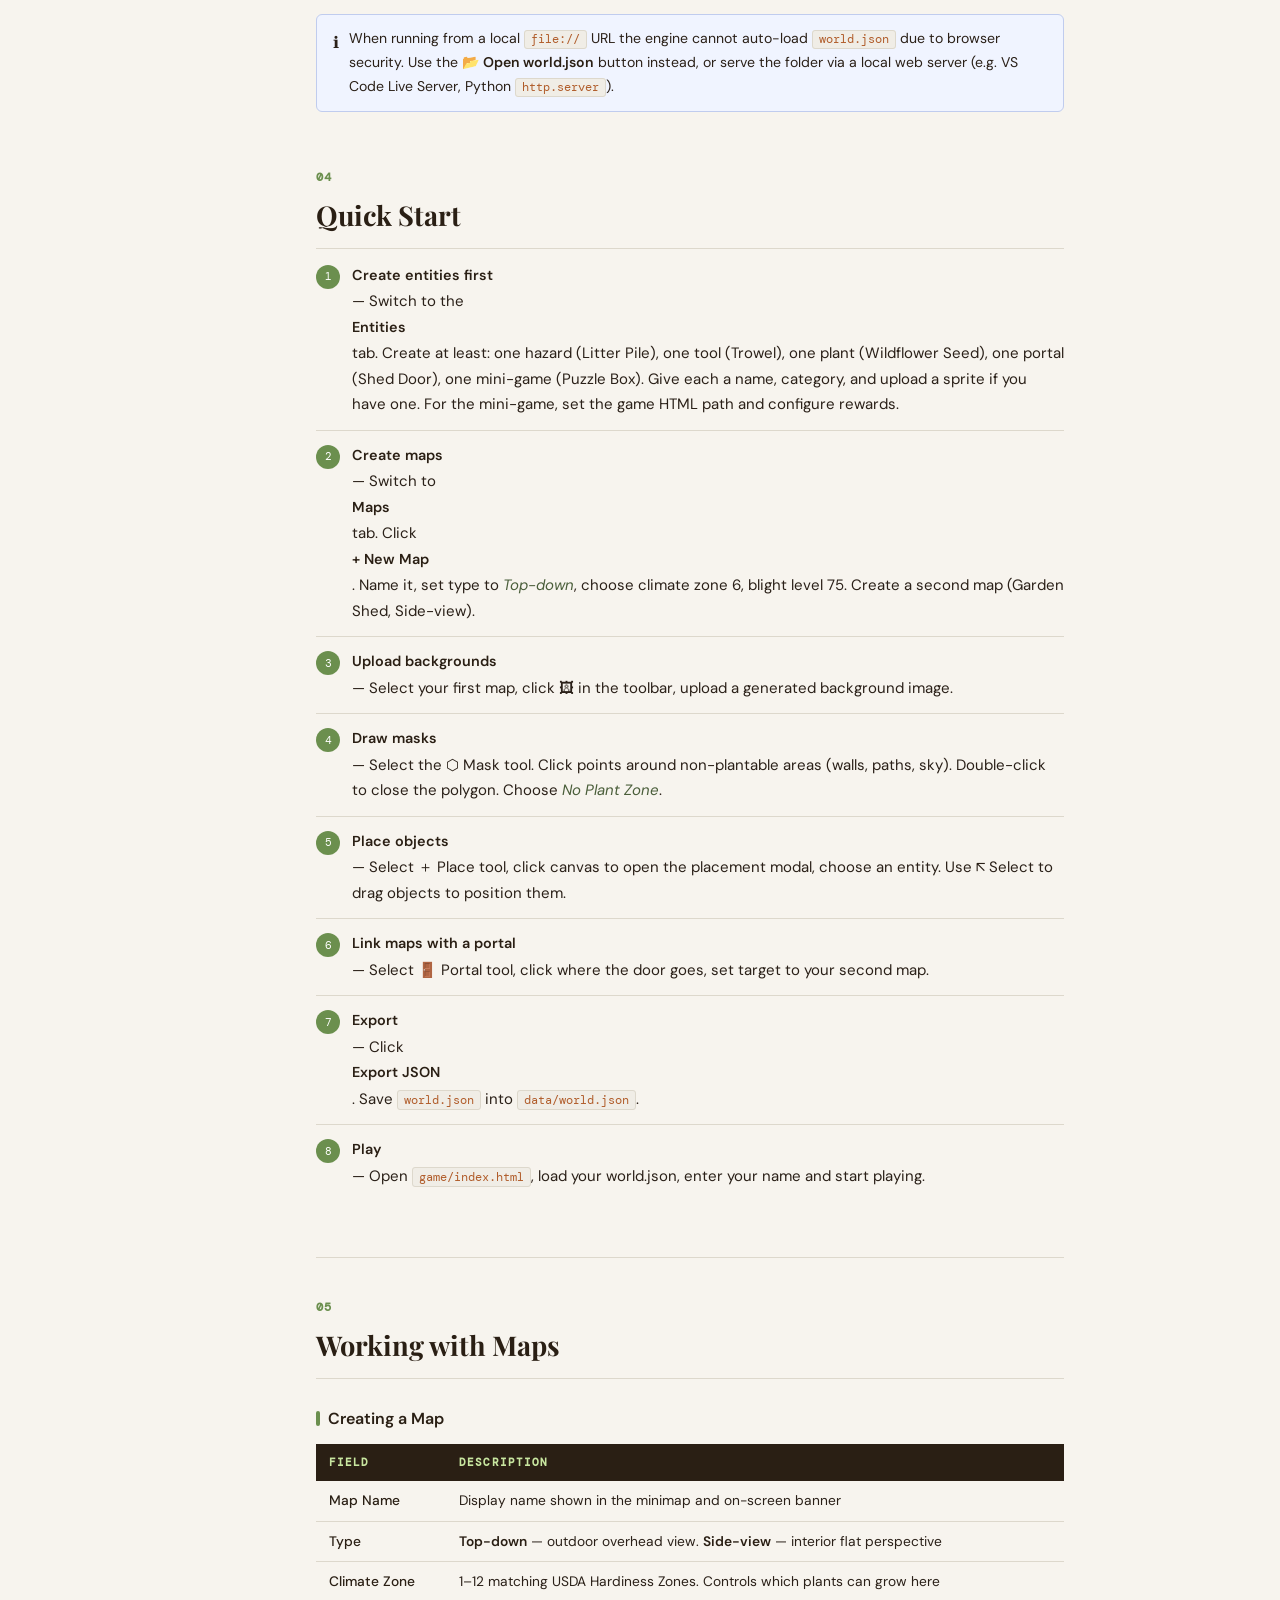
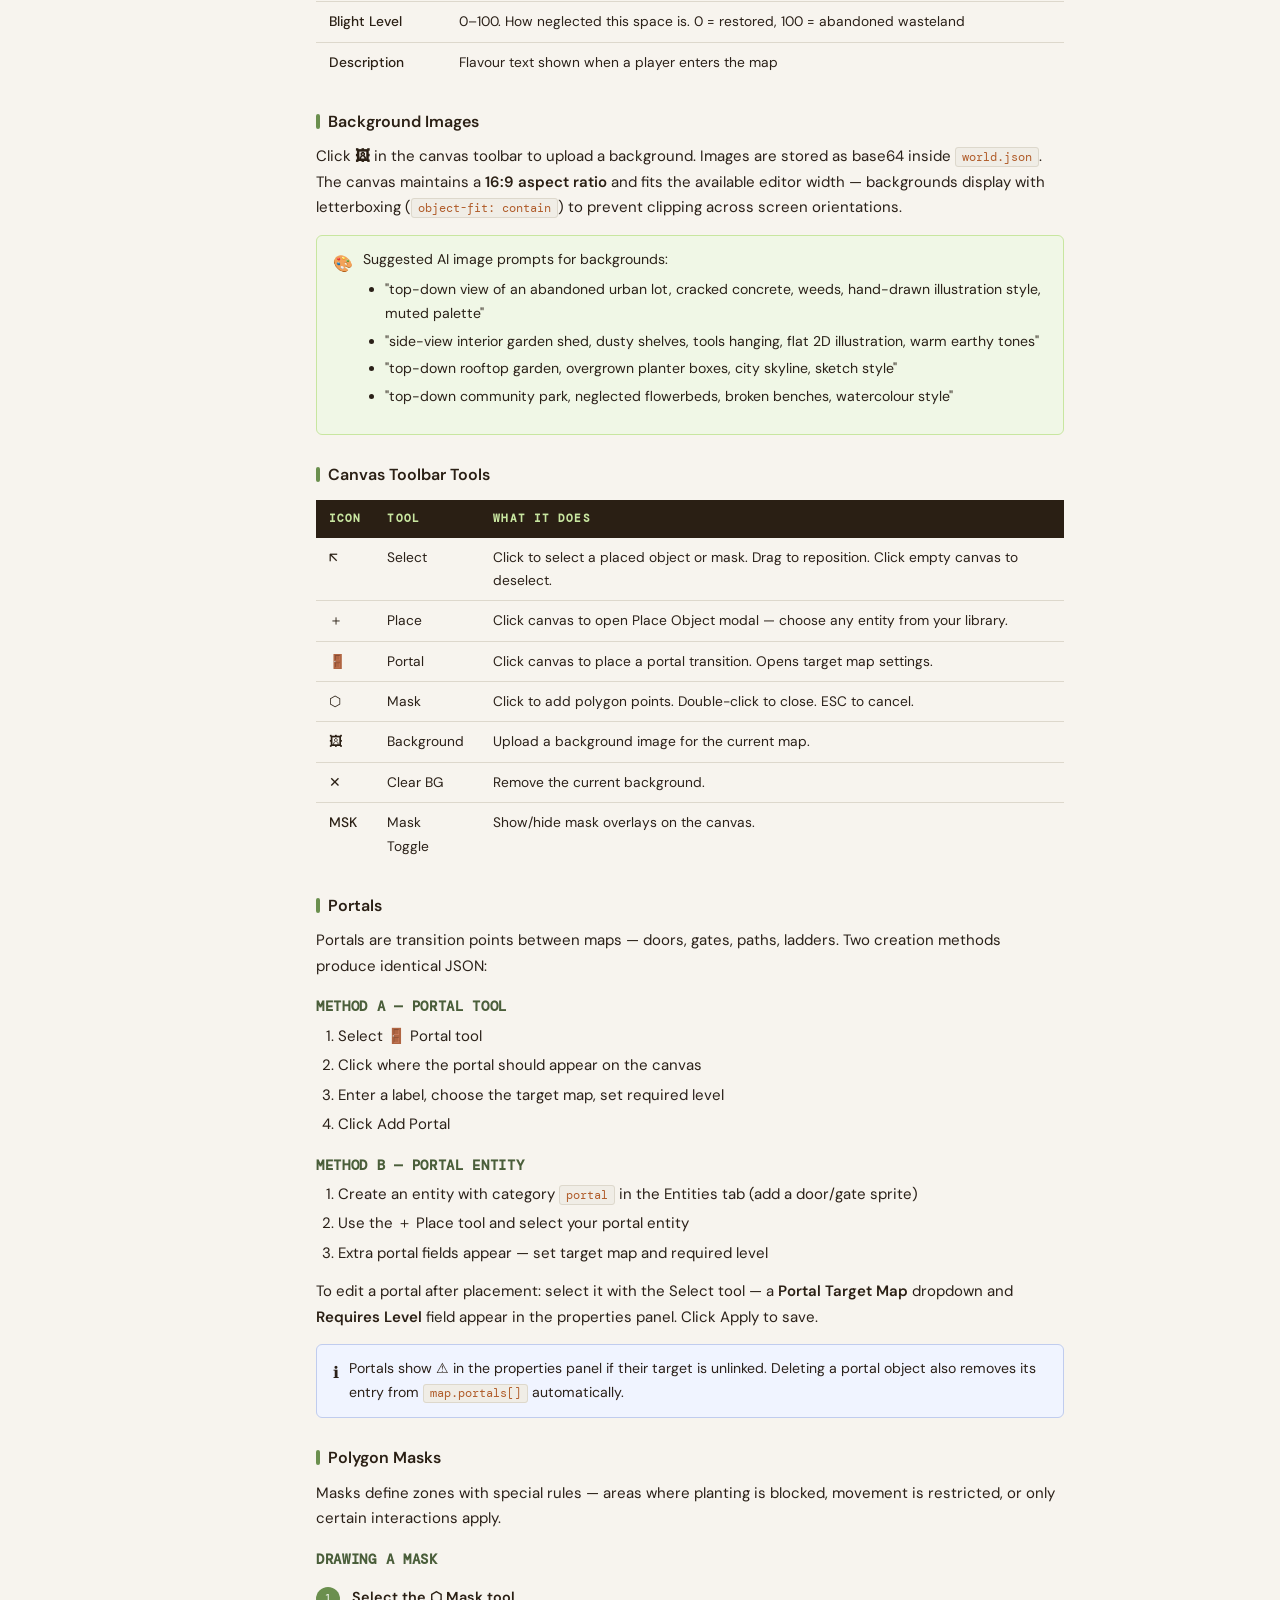
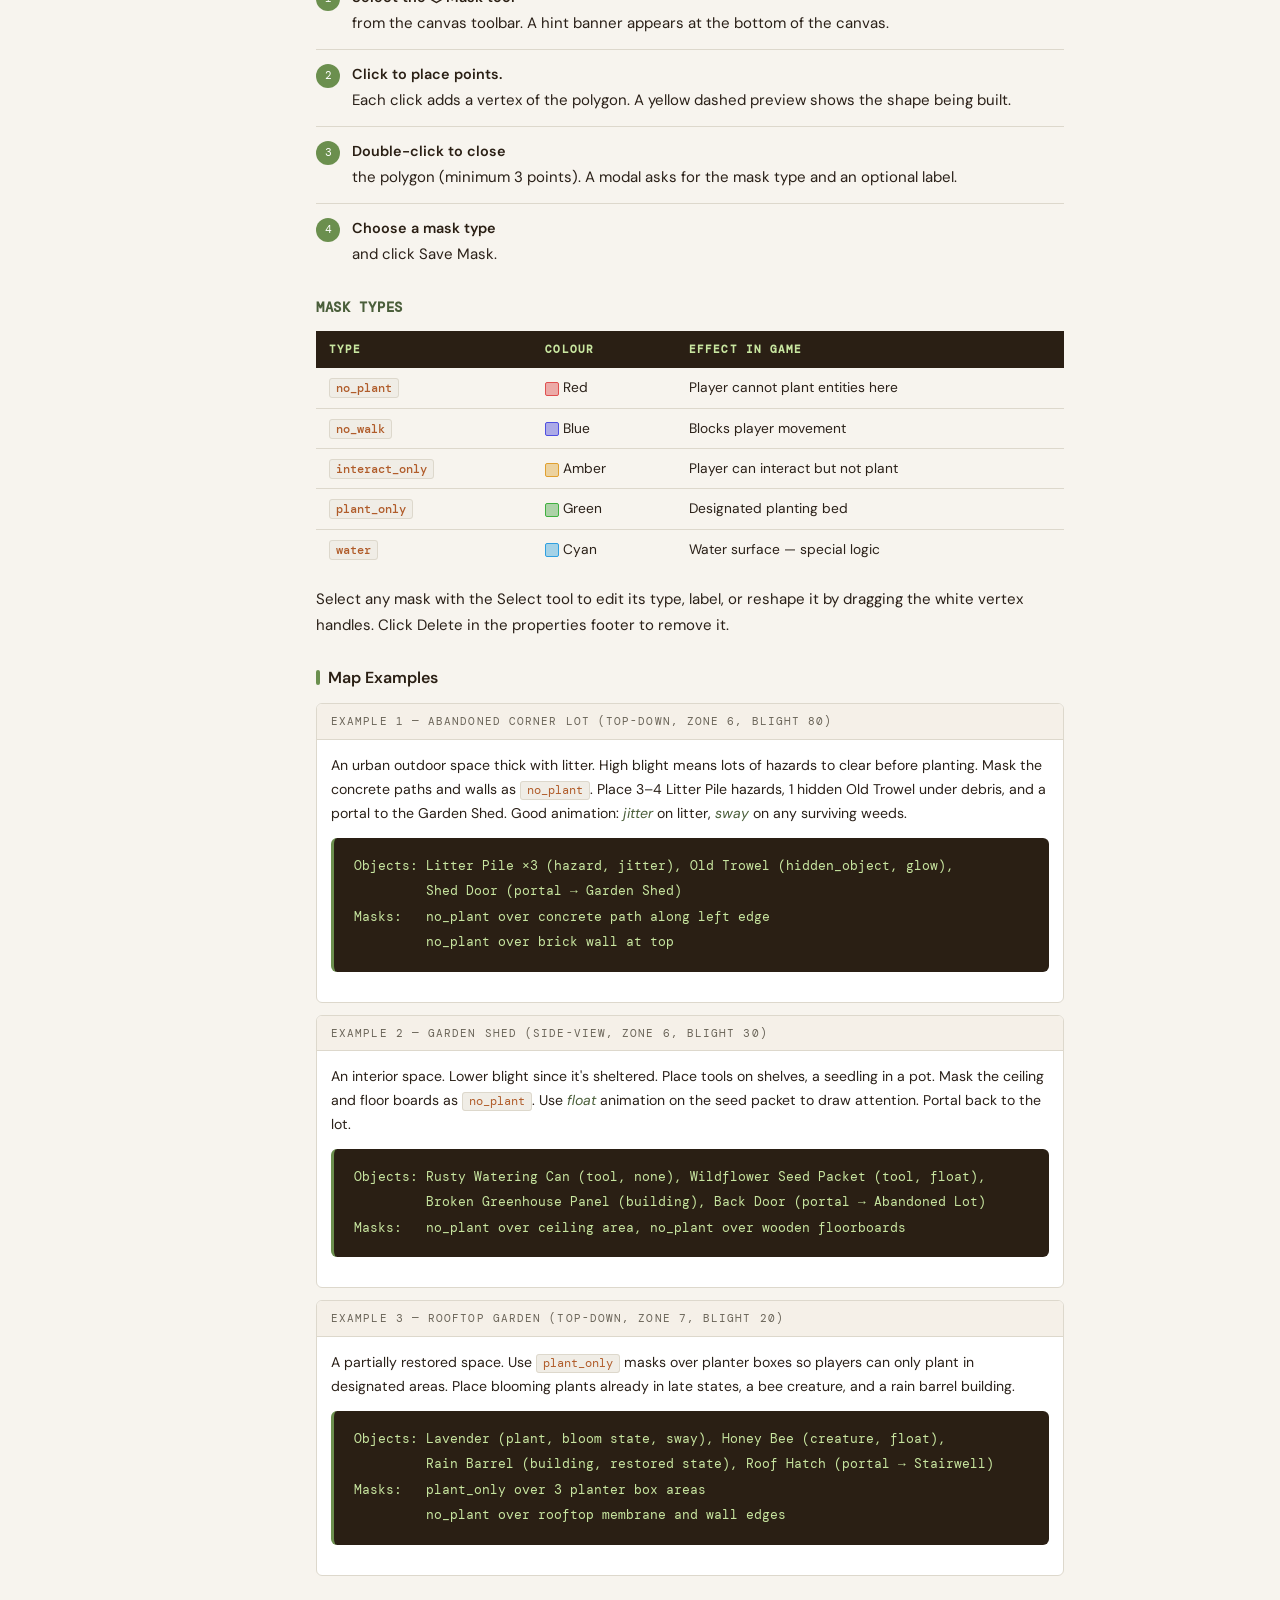
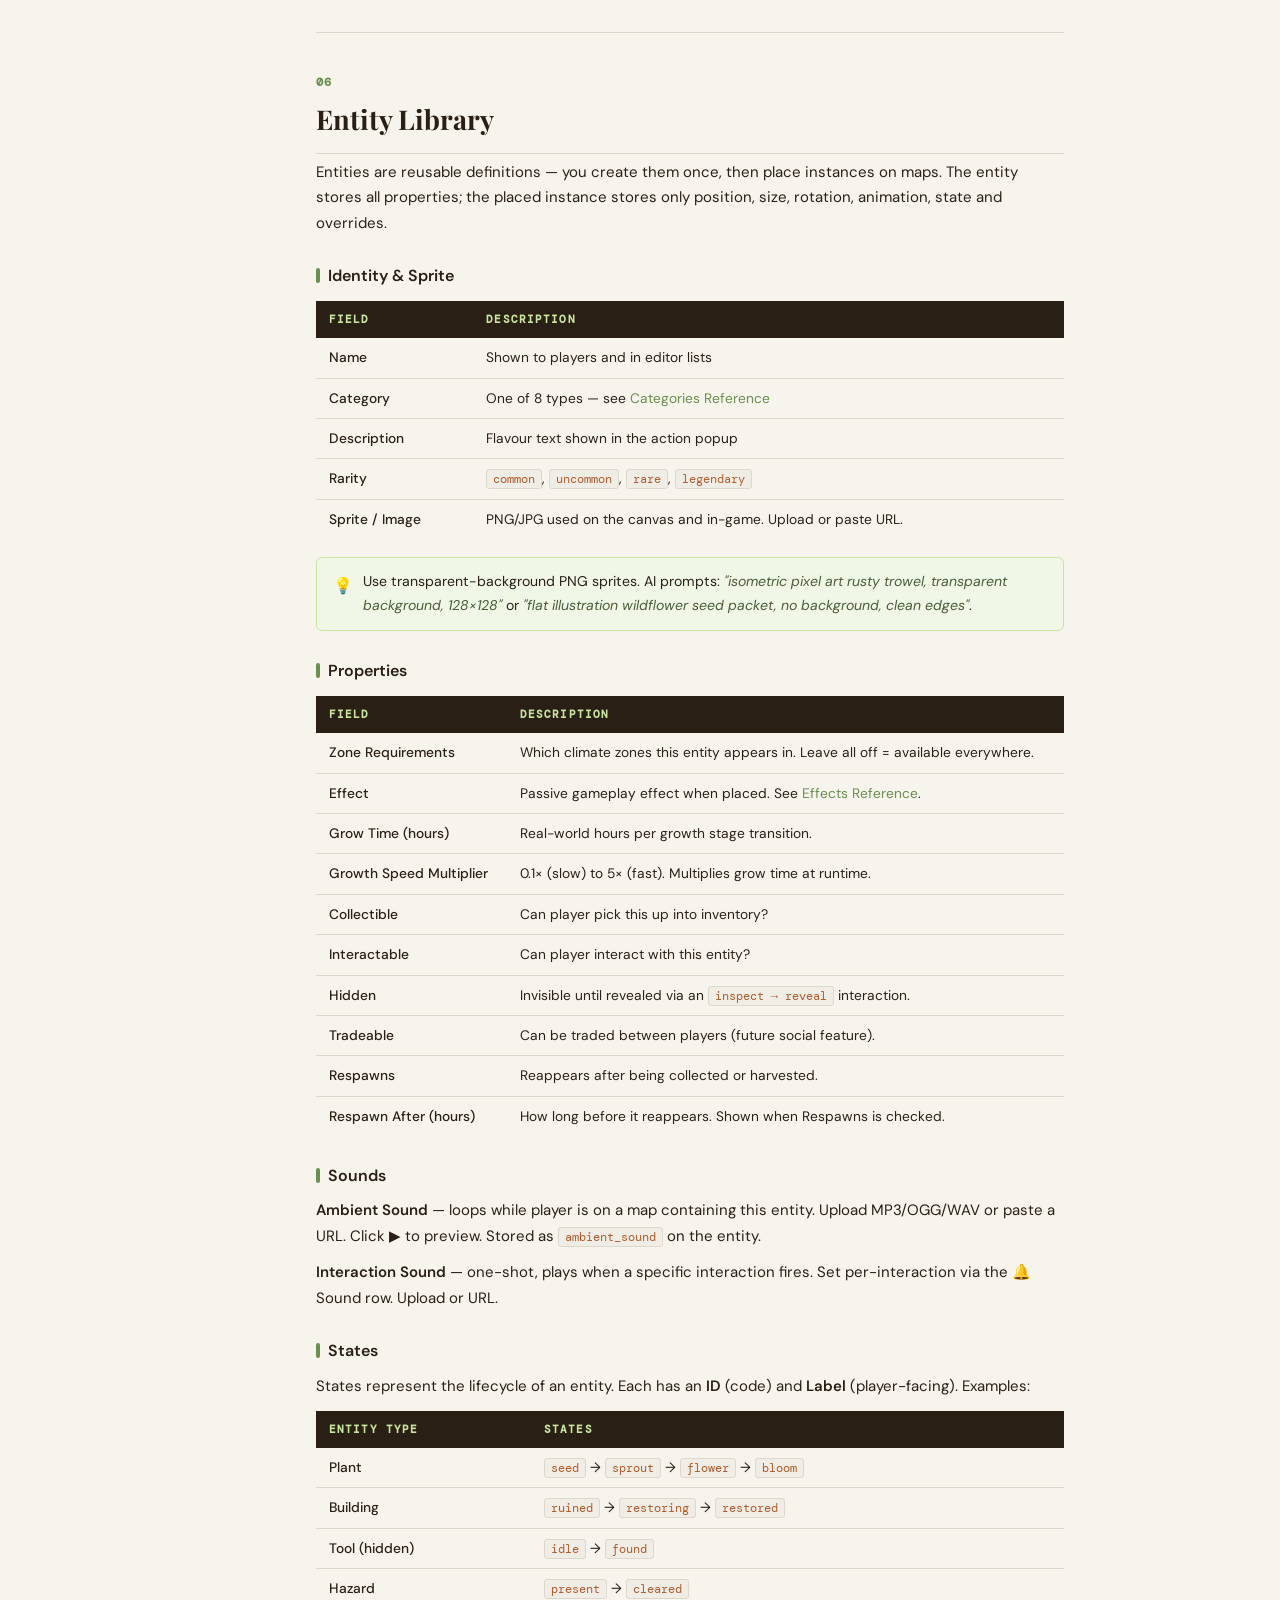
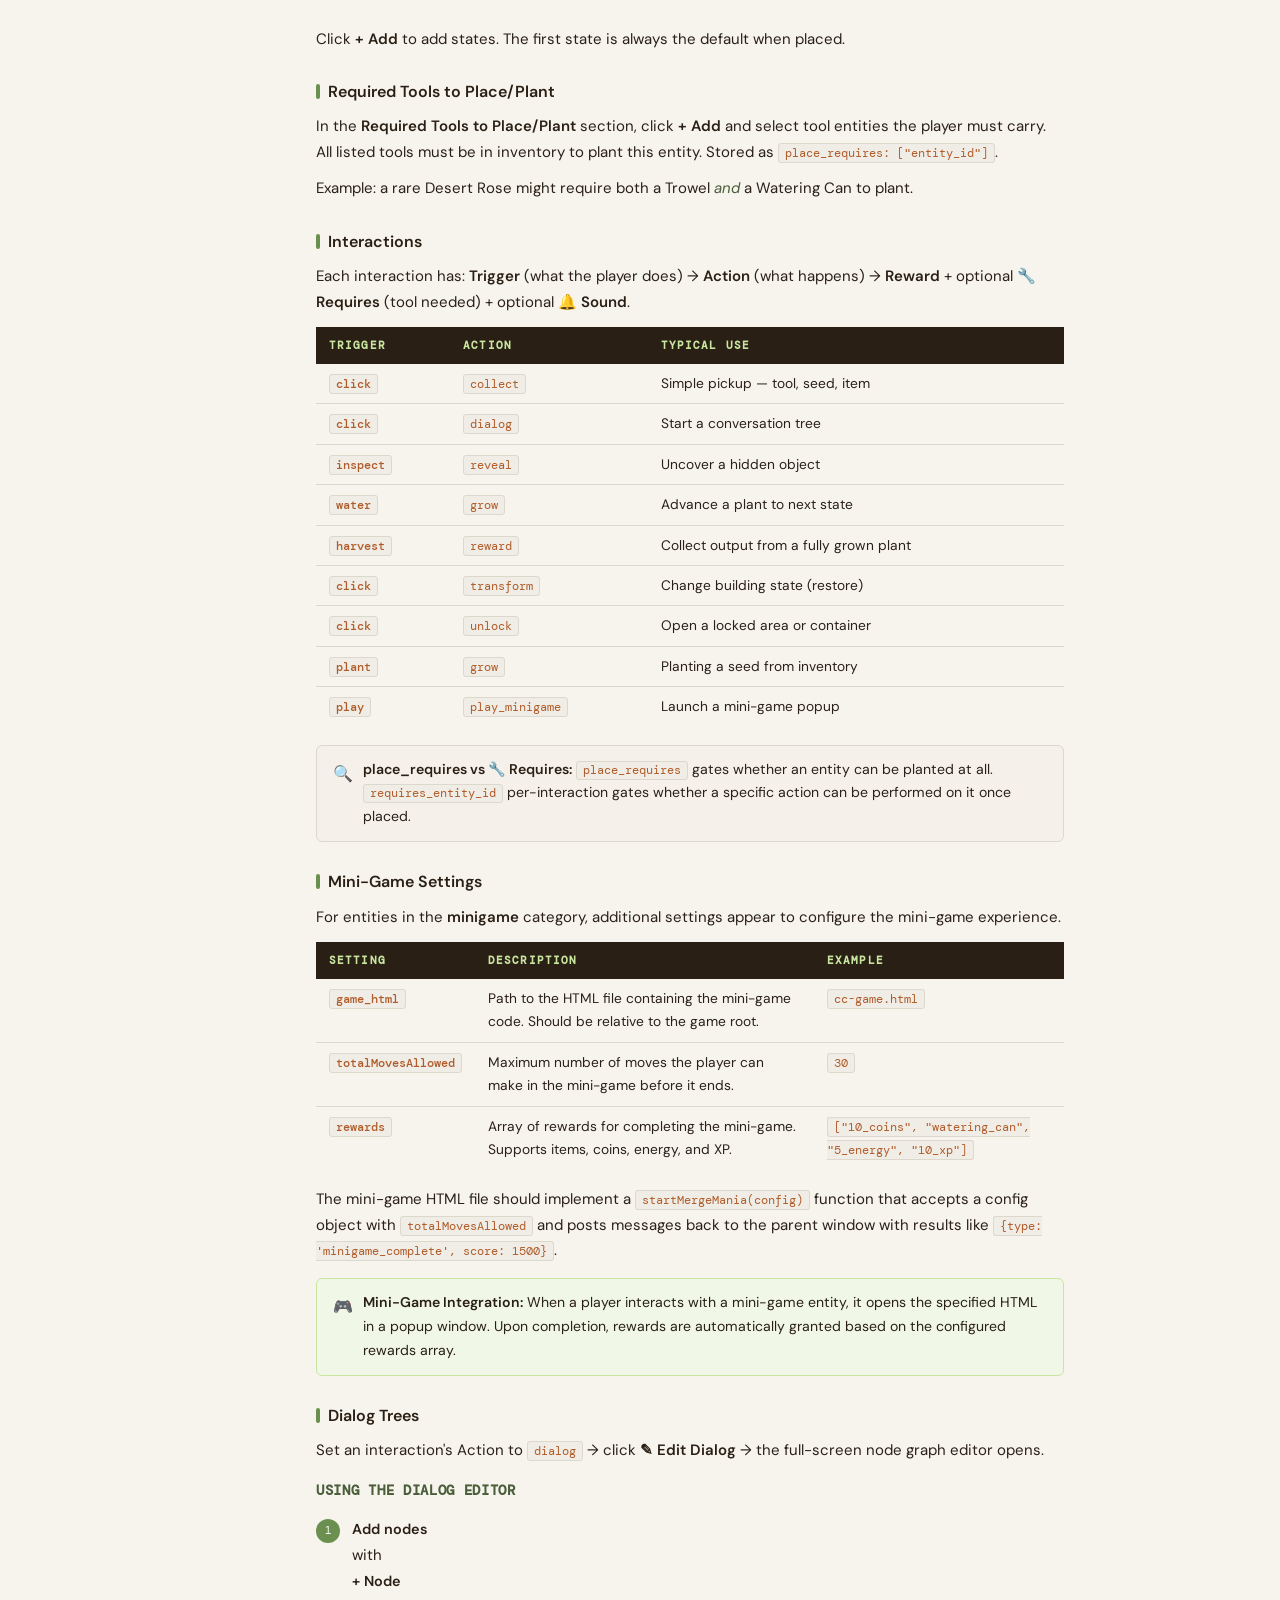
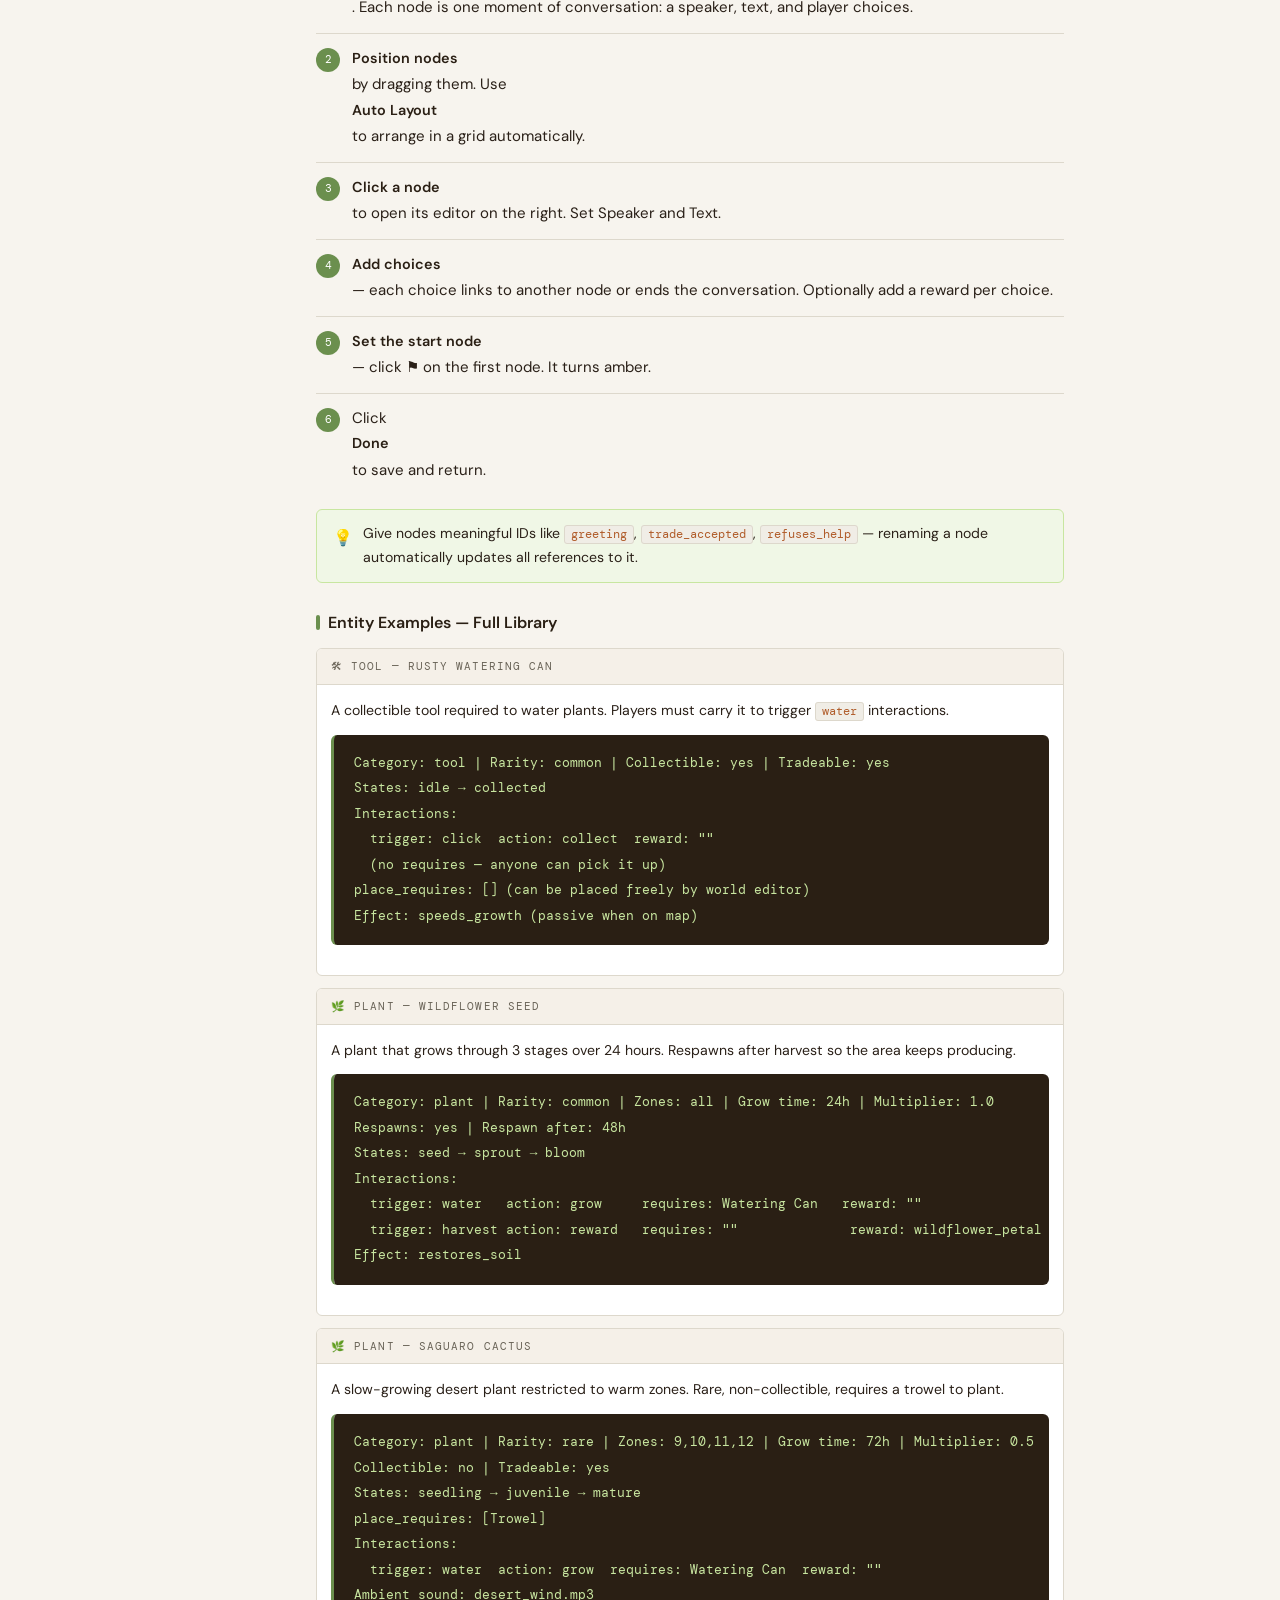
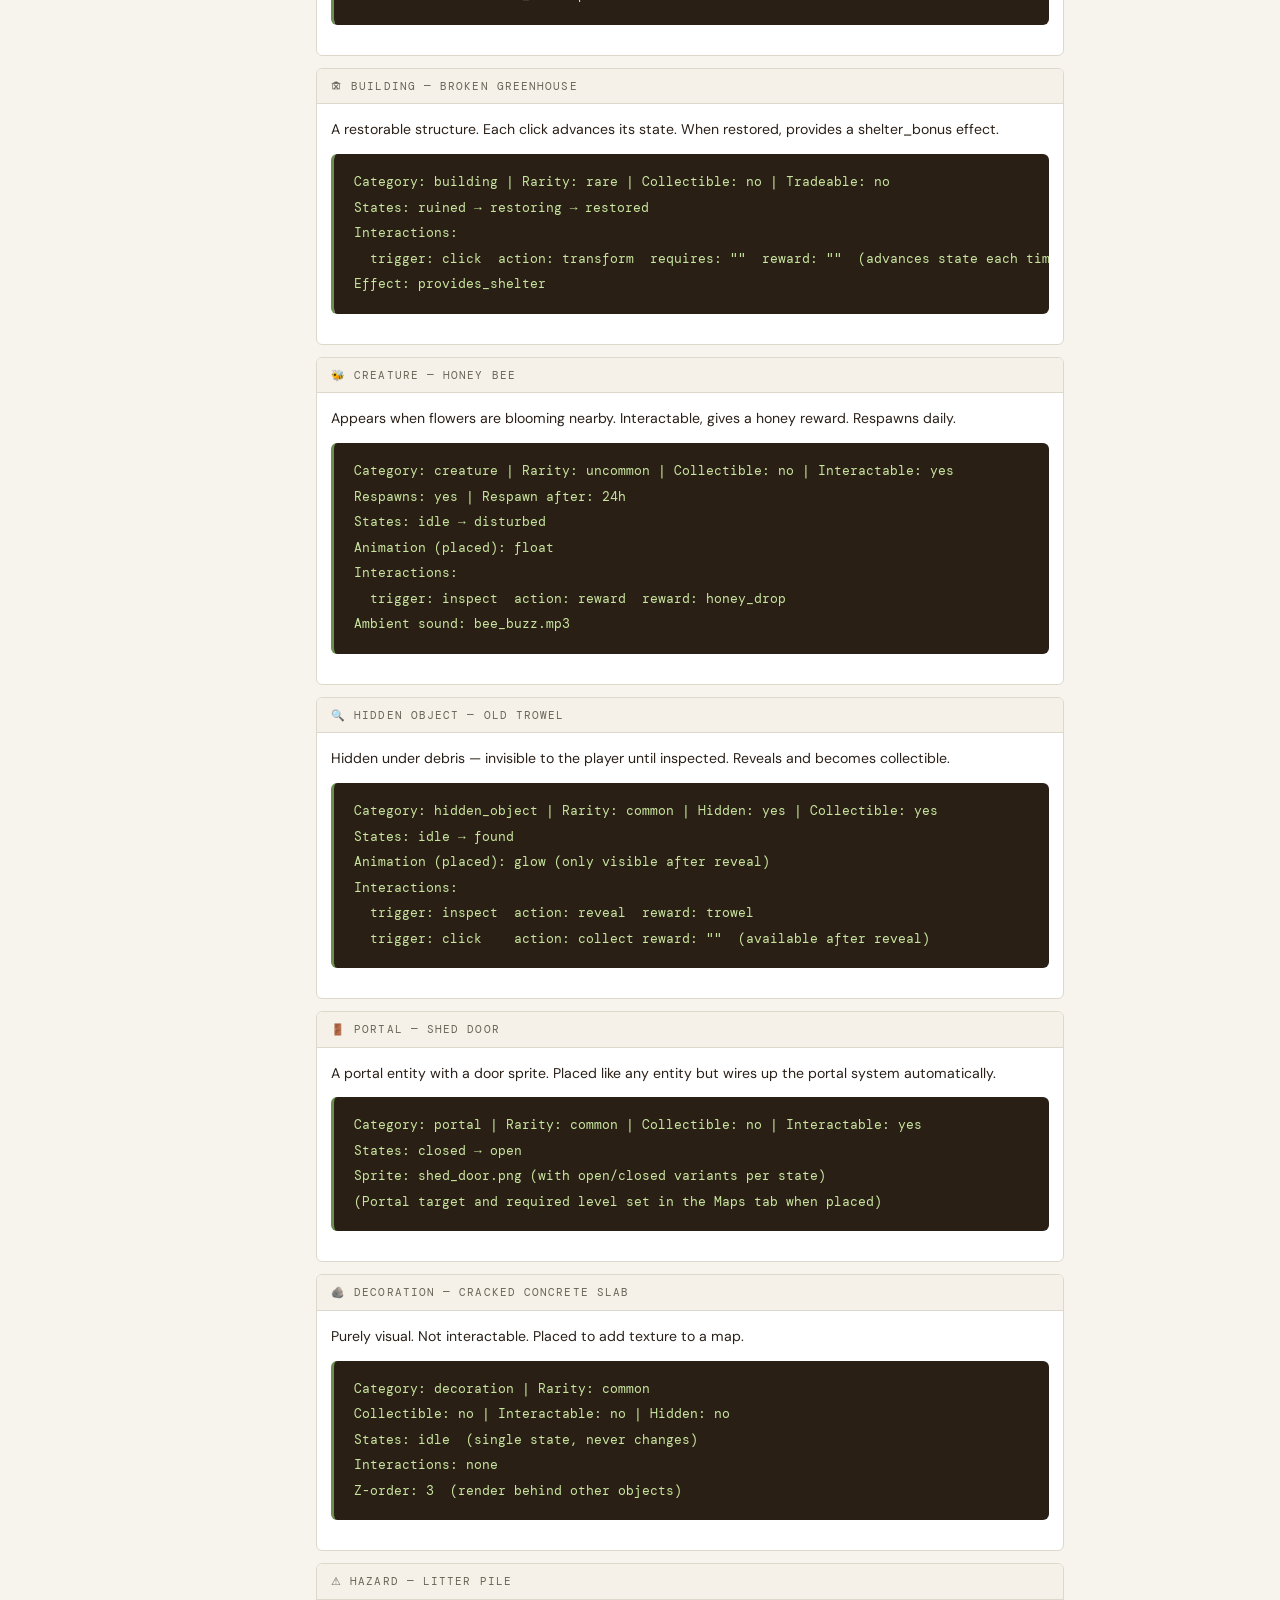
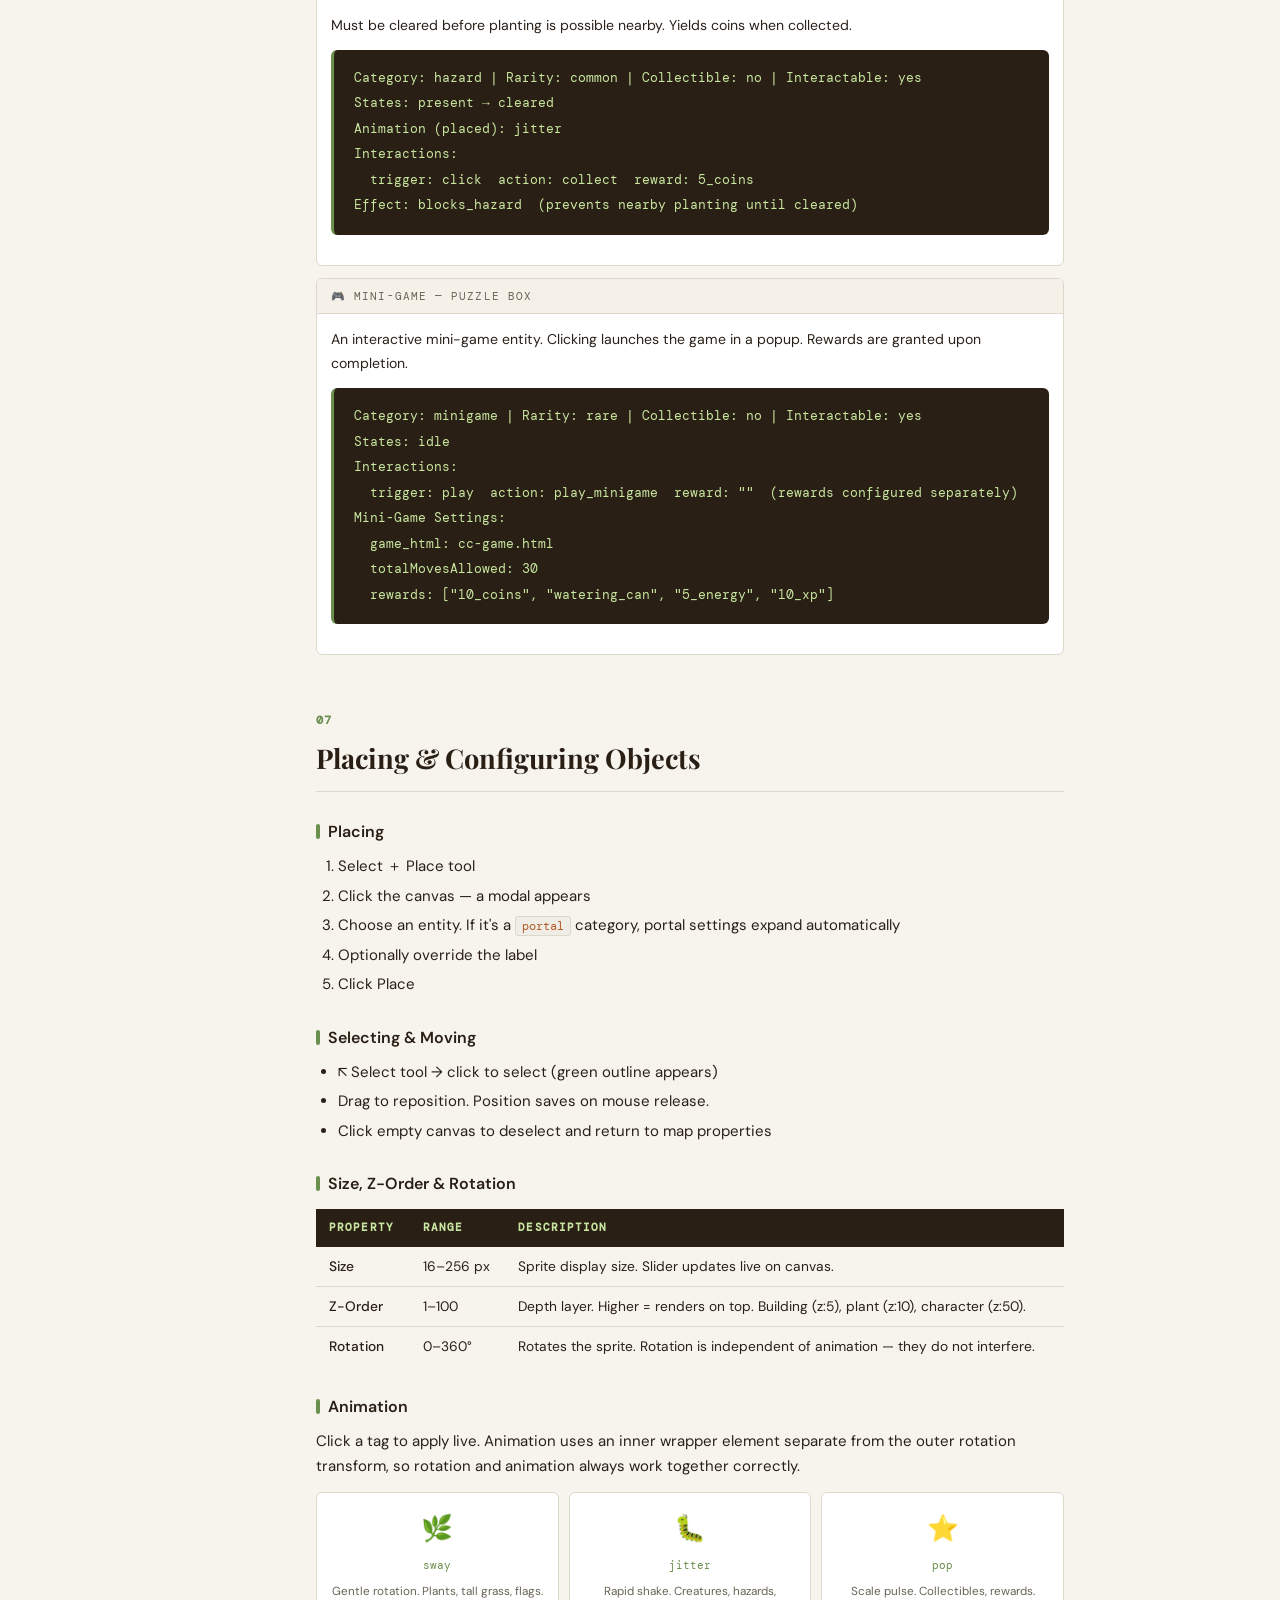
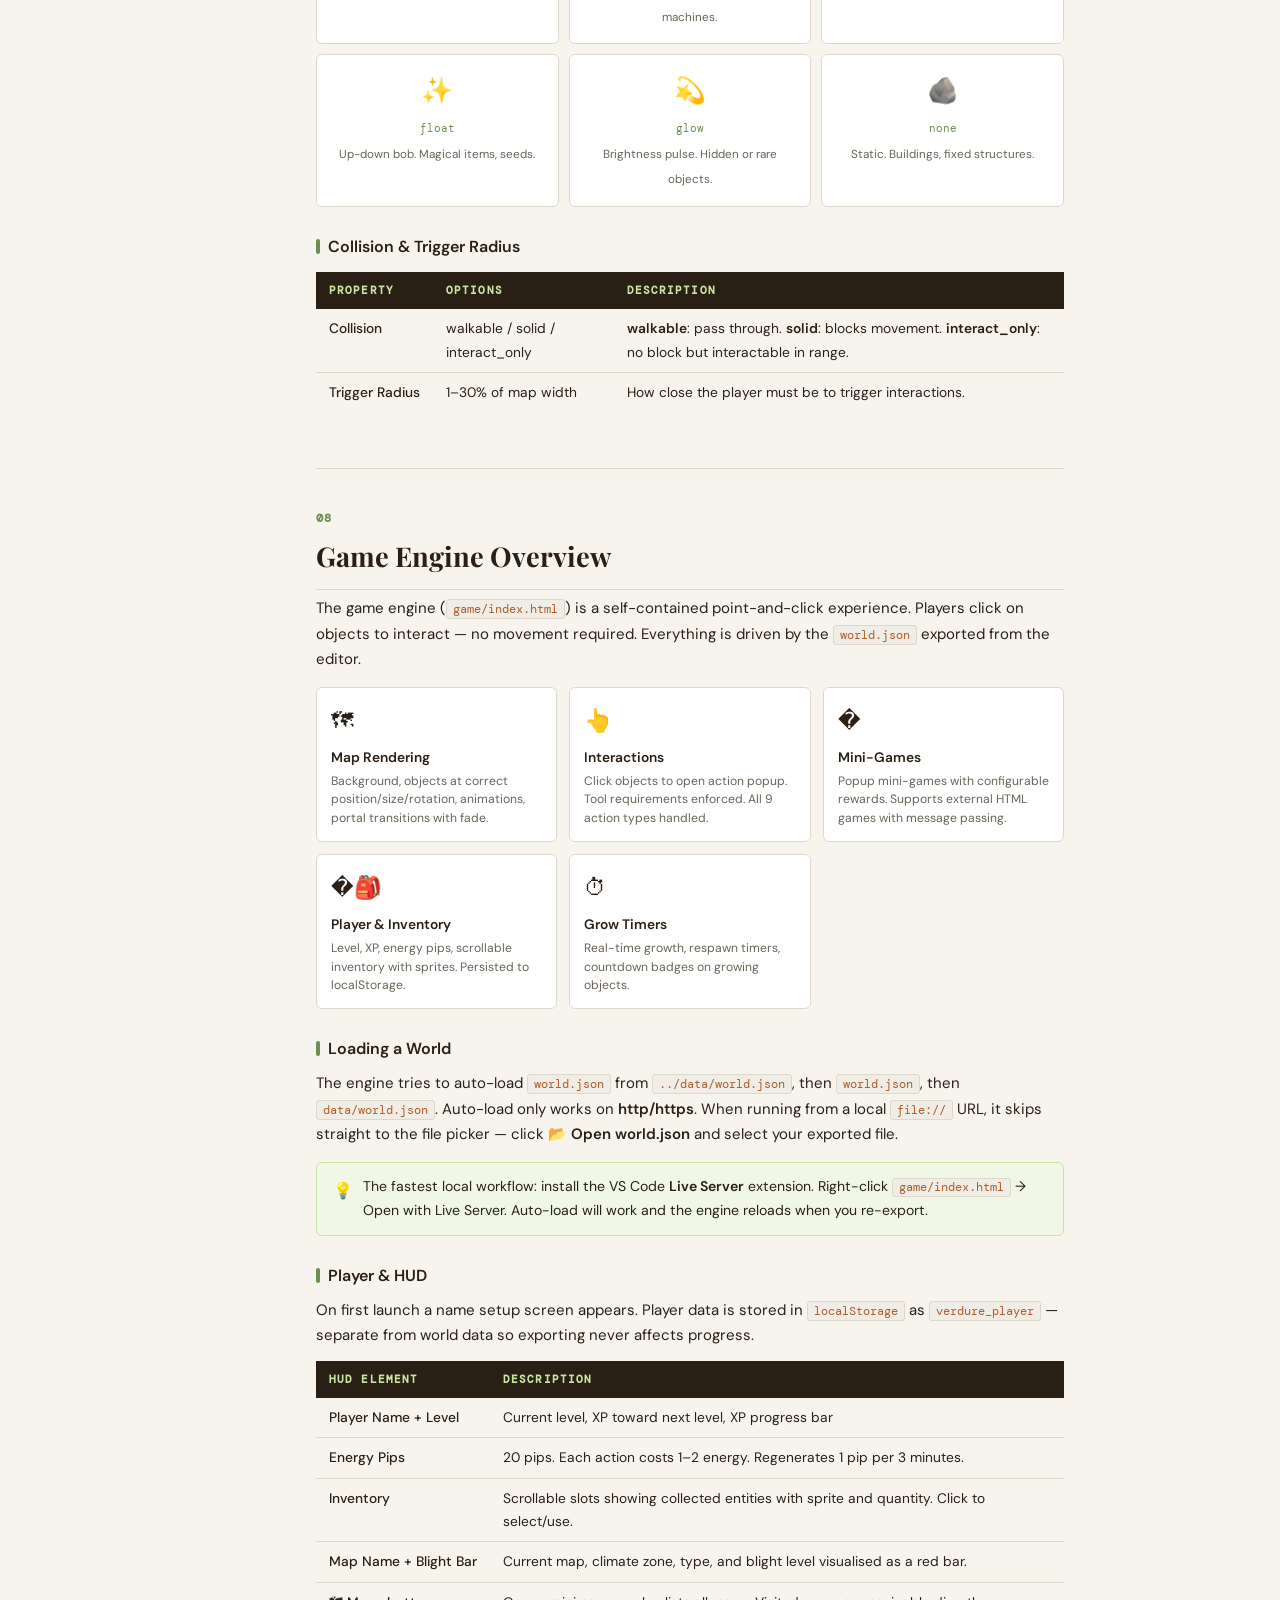
<file: HELP.html>
<!DOCTYPE html>
<html lang="en">

<head>
  <meta charset="UTF-8">
  <meta name="viewport" content="width=device-width, initial-scale=1.0">
  <title>Verdure — Help & Reference v0.2</title>
  <style>
    @import url('https://fonts.googleapis.com/css2?family=Playfair+Display:ital,wght@0,400;0,700;1,400&family=DM+Mono:wght@300;400;500&family=DM+Sans:wght@300;400;500&display=swap');

    :root {
      --soil: #2a1f14;
      --bark: #3d2b1a;
      --moss: #4a5e3a;
      --leaf: #6b8f4e;
      --sprout: #9bbf73;
      --bloom: #c8e6a0;
      --petal: #f0f7e6;
      --rust: #b05c2a;
      --amber: #d4892a;
      --bg: #f7f4ee;
      --sidebar: #2a1f14;
      --panel: #ffffff;
      --border: #ddd8cc;
      --text: #2a2018;
      --dim: #6a6458;
      --code-bg: #f0ede6;
      --font-display: 'Playfair Display', Georgia, serif;
      --font-body: 'DM Sans', sans-serif;
      --font-mono: 'DM Mono', monospace
    }

    * {
      box-sizing: border-box;
      margin: 0;
      padding: 0
    }

    body {
      font-family: var(--font-body);
      background: var(--bg);
      color: var(--text);
      display: flex;
      min-height: 100vh;
      font-size: 15px;
      line-height: 1.7
    }

    .sidebar {
      width: 260px;
      flex-shrink: 0;
      background: var(--sidebar);
      position: fixed;
      top: 0;
      left: 0;
      bottom: 0;
      overflow-y: auto;
      padding: 0 0 40px
    }

    .sidebar::-webkit-scrollbar {
      width: 4px
    }

    .sidebar::-webkit-scrollbar-thumb {
      background: #4a3828
    }

    .sidebar-logo {
      padding: 24px 24px 18px;
      border-bottom: 1px solid #3d2b1a
    }

    .sidebar-logo h1 {
      font-family: var(--font-display);
      font-size: 1.4rem;
      color: var(--sprout)
    }

    .sidebar-logo p {
      font-family: var(--font-mono);
      font-size: 0.65rem;
      color: #6a6050;
      margin-top: 4px;
      letter-spacing: 0.06em
    }

    .nav-section {
      padding: 18px 0 6px 24px;
      font-family: var(--font-mono);
      font-size: 0.6rem;
      letter-spacing: 0.14em;
      text-transform: uppercase;
      color: #5a5040
    }

    .nav-link {
      display: block;
      padding: 6px 24px;
      font-size: 0.82rem;
      color: #a09080;
      text-decoration: none;
      transition: all .15s;
      border-left: 2px solid transparent
    }

    .nav-link:hover {
      color: var(--bloom);
      background: rgba(255, 255, 255, .04)
    }

    .nav-link.sub {
      padding-left: 36px;
      font-size: 0.76rem;
      color: #7a7060
    }

    .nav-link.sub:hover {
      color: var(--sprout)
    }

    .main {
      margin-left: 260px;
      flex: 1;
      max-width: 860px;
      padding: 48px 56px 80px
    }

    .hero {
      margin-bottom: 48px;
      padding-bottom: 36px;
      border-bottom: 2px solid var(--border)
    }

    .hero-eyebrow {
      font-family: var(--font-mono);
      font-size: 0.7rem;
      letter-spacing: 0.14em;
      text-transform: uppercase;
      color: var(--leaf);
      margin-bottom: 10px
    }

    .hero h1 {
      font-family: var(--font-display);
      font-size: 2.6rem;
      line-height: 1.15;
      color: var(--soil);
      margin-bottom: 14px
    }

    .hero h1 em {
      color: var(--leaf);
      font-style: italic
    }

    .hero p {
      font-size: 1rem;
      color: var(--dim);
      max-width: 580px;
      line-height: 1.75
    }

    .version-badge {
      display: inline-flex;
      align-items: center;
      gap: 6px;
      background: var(--soil);
      color: var(--sprout);
      font-family: var(--font-mono);
      font-size: 0.66rem;
      padding: 4px 12px;
      border-radius: 20px;
      margin-top: 18px;
      letter-spacing: 0.06em
    }

    .section {
      margin-bottom: 56px;
      scroll-margin-top: 32px
    }

    h2 {
      font-family: var(--font-display);
      font-size: 1.7rem;
      color: var(--soil);
      margin-bottom: 6px;
      padding-bottom: 10px;
      border-bottom: 1px solid var(--border)
    }

    h2 .section-num {
      font-family: var(--font-mono);
      font-size: 0.72rem;
      color: var(--leaf);
      display: block;
      margin-bottom: 4px;
      letter-spacing: 0.1em
    }

    h3 {
      font-size: 1rem;
      font-weight: 600;
      color: var(--soil);
      margin: 26px 0 9px;
      display: flex;
      align-items: center;
      gap: 8px
    }

    h3::before {
      content: '';
      display: inline-block;
      width: 4px;
      height: 15px;
      background: var(--leaf);
      border-radius: 2px;
      flex-shrink: 0
    }

    h4 {
      font-size: 0.86rem;
      font-weight: 600;
      color: var(--moss);
      margin: 16px 0 5px;
      font-family: var(--font-mono);
      letter-spacing: 0.05em;
      text-transform: uppercase
    }

    p {
      margin-bottom: 11px
    }

    p:last-child {
      margin-bottom: 0
    }

    ul,
    ol {
      padding-left: 22px;
      margin-bottom: 13px
    }

    li {
      margin-bottom: 4px
    }

    strong {
      color: var(--soil);
      font-weight: 600
    }

    em {
      color: var(--moss)
    }

    a {
      color: var(--leaf);
      text-decoration: none
    }

    a:hover {
      text-decoration: underline
    }

    code {
      font-family: var(--font-mono);
      font-size: 0.82em;
      background: var(--code-bg);
      border: 1px solid var(--border);
      padding: 1px 6px;
      border-radius: 3px;
      color: var(--rust)
    }

    pre {
      background: var(--soil);
      border-radius: 6px;
      padding: 16px 20px;
      overflow-x: auto;
      margin: 12px 0 16px;
      border-left: 3px solid var(--leaf)
    }

    pre code {
      font-size: 0.8rem;
      background: none;
      border: none;
      padding: 0;
      color: var(--bloom);
      line-height: 1.75
    }

    .callout {
      border-radius: 6px;
      padding: 12px 16px;
      margin: 14px 0;
      display: flex;
      gap: 10px;
      align-items: flex-start;
      font-size: 0.88rem
    }

    .callout-icon {
      font-size: 1rem;
      flex-shrink: 0;
      margin-top: 2px
    }

    .callout.tip {
      background: #f0f7e6;
      border: 1px solid #c8e6a0
    }

    .callout.note {
      background: #f0f4ff;
      border: 1px solid #c0ccee
    }

    .callout.warn {
      background: #fff8ee;
      border: 1px solid #f0d090
    }

    .callout.info {
      background: #f5f0ea;
      border: 1px solid var(--border)
    }

    .table-wrap {
      overflow-x: auto;
      margin: 12px 0 18px
    }

    table {
      width: 100%;
      border-collapse: collapse;
      font-size: 0.86rem
    }

    thead th {
      background: var(--soil);
      color: var(--bloom);
      font-family: var(--font-mono);
      font-size: 0.7rem;
      letter-spacing: 0.1em;
      text-transform: uppercase;
      padding: 9px 13px;
      text-align: left
    }

    tbody tr {
      border-bottom: 1px solid var(--border)
    }

    tbody tr:last-child {
      border-bottom: none
    }

    tbody tr:hover {
      background: #f7f3ec
    }

    td {
      padding: 8px 13px;
      vertical-align: top
    }

    td:first-child {
      font-weight: 500;
      color: var(--soil);
      white-space: nowrap
    }

    td code {
      font-size: 0.76rem
    }

    .schema-block {
      background: var(--soil);
      border-radius: 6px;
      padding: 16px 20px;
      margin: 12px 0;
      font-family: var(--font-mono);
      font-size: 0.77rem;
      line-height: 1.8;
      color: #c2c9b8;
      border-left: 3px solid var(--amber)
    }

    .schema-block .sk {
      color: var(--amber)
    }

    .schema-block .sv {
      color: var(--sprout)
    }

    .schema-block .sc {
      color: #5a5040;
      font-style: italic
    }

    .steps {
      counter-reset: step;
      list-style: none;
      padding: 0;
      margin: 14px 0
    }

    .steps li {
      counter-increment: step;
      display: flex;
      gap: 12px;
      align-items: flex-start;
      margin-bottom: 12px;
      padding-bottom: 12px;
      border-bottom: 1px solid var(--border)
    }

    .steps li:last-child {
      border-bottom: none;
      margin-bottom: 0
    }

    .steps li::before {
      content: counter(step);
      display: flex;
      align-items: center;
      justify-content: center;
      width: 24px;
      height: 24px;
      background: var(--leaf);
      color: #fff;
      font-family: var(--font-mono);
      font-size: 0.7rem;
      border-radius: 50%;
      flex-shrink: 0;
      margin-top: 2px
    }

    .steps li div {
      flex: 1
    }

    .steps li strong {
      display: block;
      margin-bottom: 2px;
      font-size: 0.9rem
    }

    .card-grid {
      display: grid;
      grid-template-columns: repeat(auto-fill, minmax(190px, 1fr));
      gap: 12px;
      margin: 14px 0
    }

    .card {
      background: var(--panel);
      border: 1px solid var(--border);
      border-radius: 6px;
      padding: 14px
    }

    .card-icon {
      font-size: 1.4rem;
      margin-bottom: 6px
    }

    .card-title {
      font-weight: 600;
      font-size: 0.86rem;
      color: var(--soil);
      margin-bottom: 3px
    }

    .card-desc {
      font-size: 0.76rem;
      color: var(--dim);
      line-height: 1.5
    }

    .anim-grid {
      display: grid;
      grid-template-columns: repeat(3, 1fr);
      gap: 10px;
      margin: 12px 0
    }

    .anim-card {
      background: var(--panel);
      border: 1px solid var(--border);
      border-radius: 6px;
      padding: 14px 10px;
      text-align: center
    }

    .anim-card .ai {
      font-size: 1.6rem;
      display: block;
      margin-bottom: 6px
    }

    .anim-card .an {
      font-family: var(--font-mono);
      font-size: 0.7rem;
      color: var(--leaf);
      display: block;
      margin-bottom: 3px
    }

    .anim-card .ad {
      font-size: 0.73rem;
      color: var(--dim)
    }

    .eg-block {
      background: var(--panel);
      border: 1px solid var(--border);
      border-radius: 6px;
      margin: 12px 0;
      overflow: hidden
    }

    .eg-header {
      background: #f5f0e8;
      padding: 8px 14px;
      font-family: var(--font-mono);
      font-size: 0.68rem;
      letter-spacing: 0.1em;
      color: var(--dim);
      text-transform: uppercase;
      border-bottom: 1px solid var(--border)
    }

    .eg-body {
      padding: 14px
    }

    .eg-body p {
      font-size: 0.88rem;
      margin-bottom: 8px
    }

    .mask-swatch {
      display: inline-block;
      width: 14px;
      height: 14px;
      border-radius: 2px;
      vertical-align: middle;
      margin-right: 4px;
      border: 1px solid
    }

    hr {
      border: none;
      border-top: 1px solid var(--border);
      margin: 40px 0
    }

    @media print {
      .sidebar {
        display: none
      }

      .main {
        margin-left: 0;
        padding: 20px
      }
    }

    @media(max-width:700px) {
      .sidebar {
        display: none
      }

      .main {
        margin-left: 0;
        padding: 24px 18px
      }
    }
  </style>
</head>

<body>
  <nav class="sidebar">
    <div class="sidebar-logo">
      <h1>🌿 Verdure</h1>
      <p>Help & Reference · v0.2</p>
    </div>
    <div class="nav-section">Getting Started</div>
    <a class="nav-link" href="#overview">Overview</a>
    <a class="nav-link" href="#interface">Interface Layout</a>
    <a class="nav-link" href="#quickstart">Quick Start</a>
    <a class="nav-link" href="#file-structure">File Structure</a>
    <div class="nav-section">Maps Tab</div>
    <a class="nav-link" href="#maps">Working with Maps</a>
    <a class="nav-link sub" href="#map-create">Creating a Map</a>
    <a class="nav-link sub" href="#map-background">Backgrounds</a>
    <a class="nav-link sub" href="#map-tools">Canvas Tools</a>
    <a class="nav-link sub" href="#portals">Portals</a>
    <a class="nav-link sub" href="#masks">Polygon Masks</a>
    <a class="nav-link sub" href="#map-examples">Map Examples</a>
    <div class="nav-section">Entities Tab</div>
    <a class="nav-link" href="#entities">Entity Library</a>
    <a class="nav-link sub" href="#entity-identity">Identity & Sprite</a>
    <a class="nav-link sub" href="#entity-props">Properties</a>
    <a class="nav-link sub" href="#entity-sounds">Sounds</a>
    <a class="nav-link sub" href="#entity-states">States</a>
    <a class="nav-link sub" href="#entity-requirements">Requirements</a>
    <a class="nav-link sub" href="#entity-interactions">Interactions</a>
    <a class="nav-link sub" href="#entity-minigame">Mini-Game Settings</a>
    <a class="nav-link sub" href="#dialog-trees">Dialog Trees</a>
    <a class="nav-link sub" href="#entity-examples">Entity Examples</a>
    <div class="nav-section">Placed Objects</div>
    <a class="nav-link" href="#placing">Placing Objects</a>
    <a class="nav-link sub" href="#obj-transform">Size, Z-Order & Rotation</a>
    <a class="nav-link sub" href="#obj-animation">Animation</a>
    <a class="nav-link sub" href="#obj-collision">Collision & Radius</a>
    <div class="nav-section">Game Engine</div>
    <a class="nav-link" href="#engine-overview">Overview</a>
    <a class="nav-link sub" href="#engine-load">Loading a World</a>
    <a class="nav-link sub" href="#engine-player">Player & HUD</a>
    <a class="nav-link sub" href="#engine-interact">Interactions</a>
    <a class="nav-link sub" href="#engine-energy">Energy System</a>
    <a class="nav-link sub" href="#engine-plant">Planting</a>
    <a class="nav-link sub" href="#engine-grow">Grow Timers</a>
    <a class="nav-link sub" href="#engine-dialog">Dialog</a>
    <div class="nav-section">Data</div>
    <a class="nav-link" href="#json">JSON Tab</a>
    <a class="nav-link" href="#schema">World Schema</a>
    <a class="nav-link" href="#export-import">Export & Import</a>
    <div class="nav-section">Reference</div>
    <a class="nav-link" href="#categories">Entity Categories</a>
    <a class="nav-link" href="#effects">Effects</a>
    <a class="nav-link" href="#zones">Climate Zones</a>
    <a class="nav-link" href="#workflow">Recommended Workflow</a>
  </nav>

  <main class="main">
    <div class="hero">
      <div class="hero-eyebrow">Documentation</div>
      <h1>Verdure<br><em>World Editor</em></h1>
      <p>Browser-based tool for building the maps, entities, portals, masks, dialogs and interactions that make up the
        Verdure game world. Everything exports to a single <code>world.json</code> file read by the game engine.</p>
      <div class="version-badge">🌱 Version 0.3 · Editor + Game Engine · Mini-Games Support</div>
    </div>

    <!-- ══════════════════════ OVERVIEW ══════════════════════ -->
    <section class="section" id="overview">
      <h2><span class="section-num">01</span>What is Verdure?</h2>
      <p>Verdure is a browser-based guerrilla gardening game where players reclaim neglected spaces — clearing litter,
        planting seeds, restoring buildings — without needing to physically move. The project consists of two HTML
        files:</p>
      <div class="card-grid">
        <div class="card">
          <div class="card-icon">🛠</div>
          <div class="card-title">editor/index.html</div>
          <div class="card-desc">World Editor — create maps, define entities, draw masks, build dialog trees, configure
            mini-games, export world.json.</div>
        </div>
        <div class="card">
          <div class="card-icon">🎮</div>
          <div class="card-title">game/index.html</div>
          <div class="card-desc">Game Engine — loads world.json, renders maps, handles player interactions, mini-games,
            inventory, XP, grow timers.</div>
        </div>
        <div class="card">
          <div class="card-icon">📄</div>
          <div class="card-title">data/world.json</div>
          <div class="card-desc">The exported world — all maps, entities, dialogs, masks. Shared between editor and
            engine.</div>
        </div>
      </div>
    </section>

    <!-- ══════════════════════ INTERFACE ══════════════════════ -->
    <section class="section" id="interface">
      <h2><span class="section-num">02</span>Interface Layout</h2>
      <p>The editor has a persistent three-panel layout across all tabs:</p>
      <div class="table-wrap">
        <table>
          <thead>
            <tr>
              <th>Area</th>
              <th>Maps Tab</th>
              <th>Entities Tab</th>
              <th>JSON Tab</th>
            </tr>
          </thead>
          <tbody>
            <tr>
              <td>Left Panel</td>
              <td>Map list + New Map</td>
              <td>Entity library + category filters</td>
              <td>—</td>
            </tr>
            <tr>
              <td>Centre</td>
              <td>Canvas (visual editor)</td>
              <td>Entity property form (scrollable)</td>
              <td>JSON preview pane</td>
            </tr>
            <tr>
              <td>Right Panel</td>
              <td>Properties (map or object)</td>
              <td>—</td>
              <td>—</td>
            </tr>
            <tr>
              <td>Header</td>
              <td colspan="3">Tab switcher · Import · Export JSON</td>
            </tr>
          </tbody>
        </table>
      </div>
      <div class="callout warn">
        <div class="callout-icon">⚠</div>
        <div><strong>Import replaces all data.</strong> Always export a backup before importing a new file.</div>
      </div>
    </section>

    <!-- ══════════════════════ FILE STRUCTURE ══════════════════════ -->
    <section class="section" id="file-structure">
      <h2><span class="section-num">03</span>File Structure</h2>
      <pre><code>verdure/
├── editor/
│   └── index.html        ← World Editor
├── game/
│   └── index.html        ← Game Engine
├── data/
│   └── world.json        ← Exported world (place here for auto-load on http/https)
└── HELP.html             ← This file</code></pre>
      <div class="callout note">
        <div class="callout-icon">ℹ</div>
        <div>When running from a local <code>file://</code> URL the engine cannot auto-load <code>world.json</code> due
          to browser security. Use the <strong>📂 Open world.json</strong> button instead, or serve the folder via a
          local web server (e.g. VS Code Live Server, Python <code>http.server</code>).</div>
      </div>
    </section>

    <!-- ══════════════════════ QUICK START ══════════════════════ -->
    <section class="section" id="quickstart">
      <h2><span class="section-num">04</span>Quick Start</h2>
      <ol class="steps">
        <li>
          <div><strong>Create entities first</strong> — Switch to the <strong>Entities</strong> tab. Create at least:
            one hazard (Litter Pile), one tool (Trowel), one plant (Wildflower Seed), one portal (Shed Door), one
            mini-game (Puzzle Box). Give each a name, category, and upload a sprite if you have one. For the mini-game,
            set the game HTML path and configure rewards.</div>
        </li>
        <li>
          <div><strong>Create maps</strong> — Switch to <strong>Maps</strong> tab. Click <strong>+ New Map</strong>.
            Name it, set type to <em>Top-down</em>, choose climate zone 6, blight level 75. Create a second map (Garden
            Shed, Side-view).</div>
        </li>
        <li>
          <div><strong>Upload backgrounds</strong> — Select your first map, click 🖼 in the toolbar, upload a generated
            background image.</div>
        </li>
        <li>
          <div><strong>Draw masks</strong> — Select the ⬡ Mask tool. Click points around non-plantable areas (walls,
            paths, sky). Double-click to close the polygon. Choose <em>No Plant Zone</em>.</div>
        </li>
        <li>
          <div><strong>Place objects</strong> — Select ＋ Place tool, click canvas to open the placement modal, choose an
            entity. Use ↖ Select to drag objects to position them.</div>
        </li>
        <li>
          <div><strong>Link maps with a portal</strong> — Select 🚪 Portal tool, click where the door goes, set target
            to your second map.</div>
        </li>
        <li>
          <div><strong>Export</strong> — Click <strong>Export JSON</strong>. Save <code>world.json</code> into
            <code>data/world.json</code>.</div>
        </li>
        <li>
          <div><strong>Play</strong> — Open <code>game/index.html</code>, load your world.json, enter your name and
            start playing.</div>
        </li>
      </ol>
    </section>

    <hr>

    <!-- ══════════════════════ MAPS ══════════════════════ -->
    <section class="section" id="maps">
      <h2><span class="section-num">05</span>Working with Maps</h2>

      <h3 id="map-create">Creating a Map</h3>
      <div class="table-wrap">
        <table>
          <thead>
            <tr>
              <th>Field</th>
              <th>Description</th>
            </tr>
          </thead>
          <tbody>
            <tr>
              <td>Map Name</td>
              <td>Display name shown in the minimap and on-screen banner</td>
            </tr>
            <tr>
              <td>Type</td>
              <td><strong>Top-down</strong> — outdoor overhead view. <strong>Side-view</strong> — interior flat
                perspective</td>
            </tr>
            <tr>
              <td>Climate Zone</td>
              <td>1–12 matching USDA Hardiness Zones. Controls which plants can grow here</td>
            </tr>
            <tr>
              <td>Blight Level</td>
              <td>0–100. How neglected this space is. 0 = restored, 100 = abandoned wasteland</td>
            </tr>
            <tr>
              <td>Description</td>
              <td>Flavour text shown when a player enters the map</td>
            </tr>
          </tbody>
        </table>
      </div>

      <h3 id="map-background">Background Images</h3>
      <p>Click <strong>🖼</strong> in the canvas toolbar to upload a background. Images are stored as base64 inside
        <code>world.json</code>. The canvas maintains a <strong>16:9 aspect ratio</strong> and fits the available editor
        width — backgrounds display with letterboxing (<code>object-fit: contain</code>) to prevent clipping across
        screen orientations.</p>
      <div class="callout tip">
        <div class="callout-icon">🎨</div>
        <div>Suggested AI image prompts for backgrounds:
          <ul style="margin-top:6px">
            <li>"top-down view of an abandoned urban lot, cracked concrete, weeds, hand-drawn illustration style, muted
              palette"</li>
            <li>"side-view interior garden shed, dusty shelves, tools hanging, flat 2D illustration, warm earthy tones"
            </li>
            <li>"top-down rooftop garden, overgrown planter boxes, city skyline, sketch style"</li>
            <li>"top-down community park, neglected flowerbeds, broken benches, watercolour style"</li>
          </ul>
        </div>
      </div>

      <h3 id="map-tools">Canvas Toolbar Tools</h3>
      <div class="table-wrap">
        <table>
          <thead>
            <tr>
              <th>Icon</th>
              <th>Tool</th>
              <th>What it does</th>
            </tr>
          </thead>
          <tbody>
            <tr>
              <td>↖</td>
              <td>Select</td>
              <td>Click to select a placed object or mask. Drag to reposition. Click empty canvas to deselect.</td>
            </tr>
            <tr>
              <td>＋</td>
              <td>Place</td>
              <td>Click canvas to open Place Object modal — choose any entity from your library.</td>
            </tr>
            <tr>
              <td>🚪</td>
              <td>Portal</td>
              <td>Click canvas to place a portal transition. Opens target map settings.</td>
            </tr>
            <tr>
              <td>⬡</td>
              <td>Mask</td>
              <td>Click to add polygon points. Double-click to close. ESC to cancel.</td>
            </tr>
            <tr>
              <td>🖼</td>
              <td>Background</td>
              <td>Upload a background image for the current map.</td>
            </tr>
            <tr>
              <td>✕</td>
              <td>Clear BG</td>
              <td>Remove the current background.</td>
            </tr>
            <tr>
              <td>MSK</td>
              <td>Mask Toggle</td>
              <td>Show/hide mask overlays on the canvas.</td>
            </tr>
          </tbody>
        </table>
      </div>

      <h3 id="portals">Portals</h3>
      <p>Portals are transition points between maps — doors, gates, paths, ladders. Two creation methods produce
        identical JSON:</p>
      <h4>Method A — Portal Tool</h4>
      <ol>
        <li>Select 🚪 Portal tool</li>
        <li>Click where the portal should appear on the canvas</li>
        <li>Enter a label, choose the target map, set required level</li>
        <li>Click Add Portal</li>
      </ol>
      <h4>Method B — Portal Entity</h4>
      <ol>
        <li>Create an entity with category <code>portal</code> in the Entities tab (add a door/gate sprite)</li>
        <li>Use the ＋ Place tool and select your portal entity</li>
        <li>Extra portal fields appear — set target map and required level</li>
      </ol>
      <p>To edit a portal after placement: select it with the Select tool — a <strong>Portal Target Map</strong>
        dropdown and <strong>Requires Level</strong> field appear in the properties panel. Click Apply to save.</p>
      <div class="callout note">
        <div class="callout-icon">ℹ</div>
        <div>Portals show ⚠ in the properties panel if their target is unlinked. Deleting a portal object also removes
          its entry from <code>map.portals[]</code> automatically.</div>
      </div>

      <h3 id="masks">Polygon Masks</h3>
      <p>Masks define zones with special rules — areas where planting is blocked, movement is restricted, or only
        certain interactions apply.</p>
      <h4>Drawing a Mask</h4>
      <ol class="steps">
        <li>
          <div><strong>Select the ⬡ Mask tool</strong> from the canvas toolbar. A hint banner appears at the bottom of
            the canvas.</div>
        </li>
        <li>
          <div><strong>Click to place points.</strong> Each click adds a vertex of the polygon. A yellow dashed preview
            shows the shape being built.</div>
        </li>
        <li>
          <div><strong>Double-click to close</strong> the polygon (minimum 3 points). A modal asks for the mask type and
            an optional label.</div>
        </li>
        <li>
          <div><strong>Choose a mask type</strong> and click Save Mask.</div>
        </li>
      </ol>
      <h4>Mask Types</h4>
      <div class="table-wrap">
        <table>
          <thead>
            <tr>
              <th>Type</th>
              <th>Colour</th>
              <th>Effect in Game</th>
            </tr>
          </thead>
          <tbody>
            <tr>
              <td><code>no_plant</code></td>
              <td><span class="mask-swatch" style="background:rgba(220,60,60,.4);border-color:#e05050"></span>Red</td>
              <td>Player cannot plant entities here</td>
            </tr>
            <tr>
              <td><code>no_walk</code></td>
              <td><span class="mask-swatch" style="background:rgba(60,60,220,.4);border-color:#5050e0"></span>Blue</td>
              <td>Blocks player movement</td>
            </tr>
            <tr>
              <td><code>interact_only</code></td>
              <td><span class="mask-swatch" style="background:rgba(220,160,40,.4);border-color:#e0a030"></span>Amber
              </td>
              <td>Player can interact but not plant</td>
            </tr>
            <tr>
              <td><code>plant_only</code></td>
              <td><span class="mask-swatch" style="background:rgba(60,160,60,.4);border-color:#40b040"></span>Green</td>
              <td>Designated planting bed</td>
            </tr>
            <tr>
              <td><code>water</code></td>
              <td><span class="mask-swatch" style="background:rgba(40,160,220,.4);border-color:#30a0e0"></span>Cyan</td>
              <td>Water surface — special logic</td>
            </tr>
          </tbody>
        </table>
      </div>
      <p>Select any mask with the Select tool to edit its type, label, or reshape it by dragging the white vertex
        handles. Click Delete in the properties footer to remove it.</p>

      <h3 id="map-examples">Map Examples</h3>

      <div class="eg-block">
        <div class="eg-header">Example 1 — Abandoned Corner Lot (top-down, Zone 6, Blight 80)</div>
        <div class="eg-body">
          <p>An urban outdoor space thick with litter. High blight means lots of hazards to clear before planting. Mask
            the concrete paths and walls as <code>no_plant</code>. Place 3–4 Litter Pile hazards, 1 hidden Old Trowel
            under debris, and a portal to the Garden Shed. Good animation: <em>jitter</em> on litter, <em>sway</em> on
            any surviving weeds.</p>
          <pre><code>Objects: Litter Pile ×3 (hazard, jitter), Old Trowel (hidden_object, glow),
         Shed Door (portal → Garden Shed)
Masks:   no_plant over concrete path along left edge
         no_plant over brick wall at top</code></pre>
        </div>
      </div>

      <div class="eg-block">
        <div class="eg-header">Example 2 — Garden Shed (side-view, Zone 6, Blight 30)</div>
        <div class="eg-body">
          <p>An interior space. Lower blight since it's sheltered. Place tools on shelves, a seedling in a pot. Mask the
            ceiling and floor boards as <code>no_plant</code>. Use <em>float</em> animation on the seed packet to draw
            attention. Portal back to the lot.</p>
          <pre><code>Objects: Rusty Watering Can (tool, none), Wildflower Seed Packet (tool, float),
         Broken Greenhouse Panel (building), Back Door (portal → Abandoned Lot)
Masks:   no_plant over ceiling area, no_plant over wooden floorboards</code></pre>
        </div>
      </div>

      <div class="eg-block">
        <div class="eg-header">Example 3 — Rooftop Garden (top-down, Zone 7, Blight 20)</div>
        <div class="eg-body">
          <p>A partially restored space. Use <code>plant_only</code> masks over planter boxes so players can only plant
            in designated areas. Place blooming plants already in late states, a bee creature, and a rain barrel
            building.</p>
          <pre><code>Objects: Lavender (plant, bloom state, sway), Honey Bee (creature, float),
         Rain Barrel (building, restored state), Roof Hatch (portal → Stairwell)
Masks:   plant_only over 3 planter box areas
         no_plant over rooftop membrane and wall edges</code></pre>
        </div>
      </div>

    </section>

    <hr>

    <!-- ══════════════════════ ENTITIES ══════════════════════ -->
    <section class="section" id="entities">
      <h2><span class="section-num">06</span>Entity Library</h2>
      <p>Entities are reusable definitions — you create them once, then place instances on maps. The entity stores all
        properties; the placed instance stores only position, size, rotation, animation, state and overrides.</p>

      <h3 id="entity-identity">Identity & Sprite</h3>
      <div class="table-wrap">
        <table>
          <thead>
            <tr>
              <th>Field</th>
              <th>Description</th>
            </tr>
          </thead>
          <tbody>
            <tr>
              <td>Name</td>
              <td>Shown to players and in editor lists</td>
            </tr>
            <tr>
              <td>Category</td>
              <td>One of 8 types — see <a href="#categories">Categories Reference</a></td>
            </tr>
            <tr>
              <td>Description</td>
              <td>Flavour text shown in the action popup</td>
            </tr>
            <tr>
              <td>Rarity</td>
              <td><code>common</code>, <code>uncommon</code>, <code>rare</code>, <code>legendary</code></td>
            </tr>
            <tr>
              <td>Sprite / Image</td>
              <td>PNG/JPG used on the canvas and in-game. Upload or paste URL.</td>
            </tr>
          </tbody>
        </table>
      </div>
      <div class="callout tip">
        <div class="callout-icon">💡</div>
        <div>Use transparent-background PNG sprites. AI prompts: <em>"isometric pixel art rusty trowel, transparent
            background, 128×128"</em> or <em>"flat illustration wildflower seed packet, no background, clean
            edges"</em>.</div>
      </div>

      <h3 id="entity-props">Properties</h3>
      <div class="table-wrap">
        <table>
          <thead>
            <tr>
              <th>Field</th>
              <th>Description</th>
            </tr>
          </thead>
          <tbody>
            <tr>
              <td>Zone Requirements</td>
              <td>Which climate zones this entity appears in. Leave all off = available everywhere.</td>
            </tr>
            <tr>
              <td>Effect</td>
              <td>Passive gameplay effect when placed. See <a href="#effects">Effects Reference</a>.</td>
            </tr>
            <tr>
              <td>Grow Time (hours)</td>
              <td>Real-world hours per growth stage transition.</td>
            </tr>
            <tr>
              <td>Growth Speed Multiplier</td>
              <td>0.1× (slow) to 5× (fast). Multiplies grow time at runtime.</td>
            </tr>
            <tr>
              <td>Collectible</td>
              <td>Can player pick this up into inventory?</td>
            </tr>
            <tr>
              <td>Interactable</td>
              <td>Can player interact with this entity?</td>
            </tr>
            <tr>
              <td>Hidden</td>
              <td>Invisible until revealed via an <code>inspect → reveal</code> interaction.</td>
            </tr>
            <tr>
              <td>Tradeable</td>
              <td>Can be traded between players (future social feature).</td>
            </tr>
            <tr>
              <td>Respawns</td>
              <td>Reappears after being collected or harvested.</td>
            </tr>
            <tr>
              <td>Respawn After (hours)</td>
              <td>How long before it reappears. Shown when Respawns is checked.</td>
            </tr>
          </tbody>
        </table>
      </div>

      <h3 id="entity-sounds">Sounds</h3>
      <p><strong>Ambient Sound</strong> — loops while player is on a map containing this entity. Upload MP3/OGG/WAV or
        paste a URL. Click ▶ to preview. Stored as <code>ambient_sound</code> on the entity.</p>
      <p><strong>Interaction Sound</strong> — one-shot, plays when a specific interaction fires. Set per-interaction via
        the 🔔 Sound row. Upload or URL.</p>

      <h3 id="entity-states">States</h3>
      <p>States represent the lifecycle of an entity. Each has an <strong>ID</strong> (code) and <strong>Label</strong>
        (player-facing). Examples:</p>
      <div class="table-wrap">
        <table>
          <thead>
            <tr>
              <th>Entity type</th>
              <th>States</th>
            </tr>
          </thead>
          <tbody>
            <tr>
              <td>Plant</td>
              <td><code>seed</code> → <code>sprout</code> → <code>flower</code> → <code>bloom</code></td>
            </tr>
            <tr>
              <td>Building</td>
              <td><code>ruined</code> → <code>restoring</code> → <code>restored</code></td>
            </tr>
            <tr>
              <td>Tool (hidden)</td>
              <td><code>idle</code> → <code>found</code></td>
            </tr>
            <tr>
              <td>Hazard</td>
              <td><code>present</code> → <code>cleared</code></td>
            </tr>
          </tbody>
        </table>
      </div>
      <p>Click <strong>+ Add</strong> to add states. The first state is always the default when placed.</p>

      <h3 id="entity-requirements">Required Tools to Place/Plant</h3>
      <p>In the <strong>Required Tools to Place/Plant</strong> section, click <strong>+ Add</strong> and select tool
        entities the player must carry. All listed tools must be in inventory to plant this entity. Stored as
        <code>place_requires: ["entity_id"]</code>.</p>
      <p>Example: a rare Desert Rose might require both a Trowel <em>and</em> a Watering Can to plant.</p>

      <h3 id="entity-interactions">Interactions</h3>
      <p>Each interaction has: <strong>Trigger</strong> (what the player does) → <strong>Action</strong> (what happens)
        → <strong>Reward</strong> + optional <strong>🔧 Requires</strong> (tool needed) + optional <strong>🔔
          Sound</strong>.</p>
      <div class="table-wrap">
        <table>
          <thead>
            <tr>
              <th>Trigger</th>
              <th>Action</th>
              <th>Typical use</th>
            </tr>
          </thead>
          <tbody>
            <tr>
              <td><code>click</code></td>
              <td><code>collect</code></td>
              <td>Simple pickup — tool, seed, item</td>
            </tr>
            <tr>
              <td><code>click</code></td>
              <td><code>dialog</code></td>
              <td>Start a conversation tree</td>
            </tr>
            <tr>
              <td><code>inspect</code></td>
              <td><code>reveal</code></td>
              <td>Uncover a hidden object</td>
            </tr>
            <tr>
              <td><code>water</code></td>
              <td><code>grow</code></td>
              <td>Advance a plant to next state</td>
            </tr>
            <tr>
              <td><code>harvest</code></td>
              <td><code>reward</code></td>
              <td>Collect output from a fully grown plant</td>
            </tr>
            <tr>
              <td><code>click</code></td>
              <td><code>transform</code></td>
              <td>Change building state (restore)</td>
            </tr>
            <tr>
              <td><code>click</code></td>
              <td><code>unlock</code></td>
              <td>Open a locked area or container</td>
            </tr>
            <tr>
              <td><code>plant</code></td>
              <td><code>grow</code></td>
              <td>Planting a seed from inventory</td>
            </tr>
            <tr>
              <td><code>play</code></td>
              <td><code>play_minigame</code></td>
              <td>Launch a mini-game popup</td>
            </tr>
          </tbody>
        </table>
      </div>
      <div class="callout info">
        <div class="callout-icon">🔍</div>
        <div><strong>place_requires vs 🔧 Requires:</strong> <code>place_requires</code> gates whether an entity can be
          planted at all. <code>requires_entity_id</code> per-interaction gates whether a specific action can be
          performed on it once placed.</div>
      </div>

      <h3 id="entity-minigame">Mini-Game Settings</h3>
      <p>For entities in the <strong>minigame</strong> category, additional settings appear to configure the mini-game
        experience.</p>
      <div class="table-wrap">
        <table>
          <thead>
            <tr>
              <th>Setting</th>
              <th>Description</th>
              <th>Example</th>
            </tr>
          </thead>
          <tbody>
            <tr>
              <td><code>game_html</code></td>
              <td>Path to the HTML file containing the mini-game code. Should be relative to the game root.</td>
              <td><code>cc-game.html</code></td>
            </tr>
            <tr>
              <td><code>totalMovesAllowed</code></td>
              <td>Maximum number of moves the player can make in the mini-game before it ends.</td>
              <td><code>30</code></td>
            </tr>
            <tr>
              <td><code>rewards</code></td>
              <td>Array of rewards for completing the mini-game. Supports items, coins, energy, and XP.</td>
              <td><code>["10_coins", "watering_can", "5_energy", "10_xp"]</code></td>
            </tr>
          </tbody>
        </table>
      </div>
      <p>The mini-game HTML file should implement a <code>startMergeMania(config)</code> function that accepts a config
        object with <code>totalMovesAllowed</code> and posts messages back to the parent window with results like
        <code>{type: 'minigame_complete', score: 1500}</code>.</p>
      <div class="callout tip">
        <div class="callout-icon">🎮</div>
        <div><strong>Mini-Game Integration:</strong> When a player interacts with a mini-game entity, it opens the
          specified HTML in a popup window. Upon completion, rewards are automatically granted based on the configured
          rewards array.</div>
      </div>

      <h3 id="dialog-trees">Dialog Trees</h3>
      <p>Set an interaction's Action to <code>dialog</code> → click <strong>✎ Edit Dialog</strong> → the full-screen
        node graph editor opens.</p>
      <h4>Using the Dialog Editor</h4>
      <ol class="steps">
        <li>
          <div><strong>Add nodes</strong> with <strong>+ Node</strong>. Each node is one moment of conversation: a
            speaker, text, and player choices.</div>
        </li>
        <li>
          <div><strong>Position nodes</strong> by dragging them. Use <strong>Auto Layout</strong> to arrange in a grid
            automatically.</div>
        </li>
        <li>
          <div><strong>Click a node</strong> to open its editor on the right. Set Speaker and Text.</div>
        </li>
        <li>
          <div><strong>Add choices</strong> — each choice links to another node or ends the conversation. Optionally add
            a reward per choice.</div>
        </li>
        <li>
          <div><strong>Set the start node</strong> — click ⚑ on the first node. It turns amber.</div>
        </li>
        <li>
          <div>Click <strong>Done</strong> to save and return.</div>
        </li>
      </ol>
      <div class="callout tip">
        <div class="callout-icon">💡</div>
        <div>Give nodes meaningful IDs like <code>greeting</code>, <code>trade_accepted</code>,
          <code>refuses_help</code> — renaming a node automatically updates all references to it.</div>
      </div>

      <h3 id="entity-examples">Entity Examples — Full Library</h3>

      <div class="eg-block">
        <div class="eg-header">🛠 Tool — Rusty Watering Can</div>
        <div class="eg-body">
          <p>A collectible tool required to water plants. Players must carry it to trigger <code>water</code>
            interactions.</p>
          <pre><code>Category: tool | Rarity: common | Collectible: yes | Tradeable: yes
States: idle → collected
Interactions:
  trigger: click  action: collect  reward: ""
  (no requires — anyone can pick it up)
place_requires: [] (can be placed freely by world editor)
Effect: speeds_growth (passive when on map)</code></pre>
        </div>
      </div>

      <div class="eg-block">
        <div class="eg-header">🌿 Plant — Wildflower Seed</div>
        <div class="eg-body">
          <p>A plant that grows through 3 stages over 24 hours. Respawns after harvest so the area keeps producing.</p>
          <pre><code>Category: plant | Rarity: common | Zones: all | Grow time: 24h | Multiplier: 1.0
Respawns: yes | Respawn after: 48h
States: seed → sprout → bloom
Interactions:
  trigger: water   action: grow     requires: Watering Can   reward: ""
  trigger: harvest action: reward   requires: ""              reward: wildflower_petal
Effect: restores_soil</code></pre>
        </div>
      </div>

      <div class="eg-block">
        <div class="eg-header">🌿 Plant — Saguaro Cactus</div>
        <div class="eg-body">
          <p>A slow-growing desert plant restricted to warm zones. Rare, non-collectible, requires a trowel to plant.
          </p>
          <pre><code>Category: plant | Rarity: rare | Zones: 9,10,11,12 | Grow time: 72h | Multiplier: 0.5
Collectible: no | Tradeable: yes
States: seedling → juvenile → mature
place_requires: [Trowel]
Interactions:
  trigger: water  action: grow  requires: Watering Can  reward: ""
Ambient sound: desert_wind.mp3</code></pre>
        </div>
      </div>

      <div class="eg-block">
        <div class="eg-header">🏚 Building — Broken Greenhouse</div>
        <div class="eg-body">
          <p>A restorable structure. Each click advances its state. When restored, provides a shelter_bonus effect.</p>
          <pre><code>Category: building | Rarity: rare | Collectible: no | Tradeable: no
States: ruined → restoring → restored
Interactions:
  trigger: click  action: transform  requires: ""  reward: ""  (advances state each time)
Effect: provides_shelter</code></pre>
        </div>
      </div>

      <div class="eg-block">
        <div class="eg-header">🐝 Creature — Honey Bee</div>
        <div class="eg-body">
          <p>Appears when flowers are blooming nearby. Interactable, gives a honey reward. Respawns daily.</p>
          <pre><code>Category: creature | Rarity: uncommon | Collectible: no | Interactable: yes
Respawns: yes | Respawn after: 24h
States: idle → disturbed
Animation (placed): float
Interactions:
  trigger: inspect  action: reward  reward: honey_drop
Ambient sound: bee_buzz.mp3</code></pre>
        </div>
      </div>

      <div class="eg-block">
        <div class="eg-header">🔍 Hidden Object — Old Trowel</div>
        <div class="eg-body">
          <p>Hidden under debris — invisible to the player until inspected. Reveals and becomes collectible.</p>
          <pre><code>Category: hidden_object | Rarity: common | Hidden: yes | Collectible: yes
States: idle → found
Animation (placed): glow (only visible after reveal)
Interactions:
  trigger: inspect  action: reveal  reward: trowel
  trigger: click    action: collect reward: ""  (available after reveal)</code></pre>
        </div>
      </div>

      <div class="eg-block">
        <div class="eg-header">🚪 Portal — Shed Door</div>
        <div class="eg-body">
          <p>A portal entity with a door sprite. Placed like any entity but wires up the portal system automatically.
          </p>
          <pre><code>Category: portal | Rarity: common | Collectible: no | Interactable: yes
States: closed → open
Sprite: shed_door.png (with open/closed variants per state)
(Portal target and required level set in the Maps tab when placed)</code></pre>
        </div>
      </div>

      <div class="eg-block">
        <div class="eg-header">🪨 Decoration — Cracked Concrete Slab</div>
        <div class="eg-body">
          <p>Purely visual. Not interactable. Placed to add texture to a map.</p>
          <pre><code>Category: decoration | Rarity: common
Collectible: no | Interactable: no | Hidden: no
States: idle  (single state, never changes)
Interactions: none
Z-order: 3  (render behind other objects)</code></pre>
        </div>
      </div>

      <div class="eg-block">
        <div class="eg-header">⚠ Hazard — Litter Pile</div>
        <div class="eg-body">
          <p>Must be cleared before planting is possible nearby. Yields coins when collected.</p>
          <pre><code>Category: hazard | Rarity: common | Collectible: no | Interactable: yes
States: present → cleared
Animation (placed): jitter
Interactions:
  trigger: click  action: collect  reward: 5_coins
Effect: blocks_hazard  (prevents nearby planting until cleared)</code></pre>
        </div>
      </div>

      <div class="eg-block">
        <div class="eg-header">🎮 Mini-Game — Puzzle Box</div>
        <div class="eg-body">
          <p>An interactive mini-game entity. Clicking launches the game in a popup. Rewards are granted upon
            completion.</p>
          <pre><code>Category: minigame | Rarity: rare | Collectible: no | Interactable: yes
States: idle
Interactions:
  trigger: play  action: play_minigame  reward: ""  (rewards configured separately)
Mini-Game Settings:
  game_html: cc-game.html
  totalMovesAllowed: 30
  rewards: ["10_coins", "watering_can", "5_energy", "10_xp"]</code></pre>
        </div>
      </div>

    </section>

    <!-- ══════════════════════ PLACED OBJECTS ══════════════════════ -->
    <section class="section" id="placing">
      <h2><span class="section-num">07</span>Placing & Configuring Objects</h2>

      <h3>Placing</h3>
      <ol>
        <li>Select ＋ Place tool</li>
        <li>Click the canvas — a modal appears</li>
        <li>Choose an entity. If it's a <code>portal</code> category, portal settings expand automatically</li>
        <li>Optionally override the label</li>
        <li>Click Place</li>
      </ol>

      <h3>Selecting & Moving</h3>
      <ul>
        <li>↖ Select tool → click to select (green outline appears)</li>
        <li>Drag to reposition. Position saves on mouse release.</li>
        <li>Click empty canvas to deselect and return to map properties</li>
      </ul>

      <h3 id="obj-transform">Size, Z-Order & Rotation</h3>
      <div class="table-wrap">
        <table>
          <thead>
            <tr>
              <th>Property</th>
              <th>Range</th>
              <th>Description</th>
            </tr>
          </thead>
          <tbody>
            <tr>
              <td>Size</td>
              <td>16–256 px</td>
              <td>Sprite display size. Slider updates live on canvas.</td>
            </tr>
            <tr>
              <td>Z-Order</td>
              <td>1–100</td>
              <td>Depth layer. Higher = renders on top. Building (z:5), plant (z:10), character (z:50).</td>
            </tr>
            <tr>
              <td>Rotation</td>
              <td>0–360°</td>
              <td>Rotates the sprite. Rotation is independent of animation — they do not interfere.</td>
            </tr>
          </tbody>
        </table>
      </div>

      <h3 id="obj-animation">Animation</h3>
      <p>Click a tag to apply live. Animation uses an inner wrapper element separate from the outer rotation transform,
        so rotation and animation always work together correctly.</p>
      <div class="anim-grid">
        <div class="anim-card"><span class="ai">🌿</span><span class="an">sway</span><span class="ad">Gentle rotation.
            Plants, tall grass, flags.</span></div>
        <div class="anim-card"><span class="ai">🐛</span><span class="an">jitter</span><span class="ad">Rapid shake.
            Creatures, hazards, machines.</span></div>
        <div class="anim-card"><span class="ai">⭐</span><span class="an">pop</span><span class="ad">Scale pulse.
            Collectibles, rewards.</span></div>
        <div class="anim-card"><span class="ai">✨</span><span class="an">float</span><span class="ad">Up-down bob.
            Magical items, seeds.</span></div>
        <div class="anim-card"><span class="ai">💫</span><span class="an">glow</span><span class="ad">Brightness pulse.
            Hidden or rare objects.</span></div>
        <div class="anim-card"><span class="ai">🪨</span><span class="an">none</span><span class="ad">Static. Buildings,
            fixed structures.</span></div>
      </div>

      <h3 id="obj-collision">Collision & Trigger Radius</h3>
      <div class="table-wrap">
        <table>
          <thead>
            <tr>
              <th>Property</th>
              <th>Options</th>
              <th>Description</th>
            </tr>
          </thead>
          <tbody>
            <tr>
              <td>Collision</td>
              <td>walkable / solid / interact_only</td>
              <td><strong>walkable</strong>: pass through. <strong>solid</strong>: blocks movement.
                <strong>interact_only</strong>: no block but interactable in range.</td>
            </tr>
            <tr>
              <td>Trigger Radius</td>
              <td>1–30% of map width</td>
              <td>How close the player must be to trigger interactions.</td>
            </tr>
          </tbody>
        </table>
      </div>

    </section>

    <hr>

    <!-- ══════════════════════ GAME ENGINE ══════════════════════ -->
    <section class="section" id="engine-overview">
      <h2><span class="section-num">08</span>Game Engine Overview</h2>
      <p>The game engine (<code>game/index.html</code>) is a self-contained point-and-click experience. Players click on
        objects to interact — no movement required. Everything is driven by the <code>world.json</code> exported from
        the editor.</p>
      <div class="card-grid">
        <div class="card">
          <div class="card-icon">🗺</div>
          <div class="card-title">Map Rendering</div>
          <div class="card-desc">Background, objects at correct position/size/rotation, animations, portal transitions
            with fade.</div>
        </div>
        <div class="card">
          <div class="card-icon">👆</div>
          <div class="card-title">Interactions</div>
          <div class="card-desc">Click objects to open action popup. Tool requirements enforced. All 9 action types
            handled.</div>
        </div>
        <div class="card">
          <div class="card-icon">�</div>
          <div class="card-title">Mini-Games</div>
          <div class="card-desc">Popup mini-games with configurable rewards. Supports external HTML games with message
            passing.</div>
        </div>
        <div class="card">
          <div class="card-icon">�🎒</div>
          <div class="card-title">Player & Inventory</div>
          <div class="card-desc">Level, XP, energy pips, scrollable inventory with sprites. Persisted to localStorage.
          </div>
        </div>
        <div class="card">
          <div class="card-icon">⏱</div>
          <div class="card-title">Grow Timers</div>
          <div class="card-desc">Real-time growth, respawn timers, countdown badges on growing objects.</div>
        </div>
      </div>

      <h3 id="engine-load">Loading a World</h3>
      <p>The engine tries to auto-load <code>world.json</code> from <code>../data/world.json</code>, then
        <code>world.json</code>, then <code>data/world.json</code>. Auto-load only works on <strong>http/https</strong>.
        When running from a local <code>file://</code> URL, it skips straight to the file picker — click <strong>📂 Open
          world.json</strong> and select your exported file.</p>
      <div class="callout tip">
        <div class="callout-icon">💡</div>
        <div>The fastest local workflow: install the VS Code <strong>Live Server</strong> extension. Right-click
          <code>game/index.html</code> → Open with Live Server. Auto-load will work and the engine reloads when you
          re-export.</div>
      </div>

      <h3 id="engine-player">Player & HUD</h3>
      <p>On first launch a name setup screen appears. Player data is stored in <code>localStorage</code> as
        <code>verdure_player</code> — separate from world data so exporting never affects progress.</p>
      <div class="table-wrap">
        <table>
          <thead>
            <tr>
              <th>HUD Element</th>
              <th>Description</th>
            </tr>
          </thead>
          <tbody>
            <tr>
              <td>Player Name + Level</td>
              <td>Current level, XP toward next level, XP progress bar</td>
            </tr>
            <tr>
              <td>Energy Pips</td>
              <td>20 pips. Each action costs 1–2 energy. Regenerates 1 pip per 3 minutes.</td>
            </tr>
            <tr>
              <td>Inventory</td>
              <td>Scrollable slots showing collected entities with sprite and quantity. Click to select/use.</td>
            </tr>
            <tr>
              <td>Map Name + Blight Bar</td>
              <td>Current map, climate zone, type, and blight level visualised as a red bar.</td>
            </tr>
            <tr>
              <td>🗺 Maps button</td>
              <td>Opens minimap panel — lists all maps. Visited maps are navigable directly.</td>
            </tr>
            <tr>
              <td>⚙ Settings</td>
              <td>Change name, master volume, label toggle, reset progress.</td>
            </tr>
          </tbody>
        </table>
      </div>

      <h3 id="engine-interact">Interactions</h3>
      <p>Click any object on the map. A popup appears above it showing available actions. Actions with unmet tool
        requirements show a 🔒 icon and are disabled. The entity's current state is shown at the top of the popup.</p>
      <div class="table-wrap">
        <table>
          <thead>
            <tr>
              <th>Action</th>
              <th>Energy cost</th>
              <th>What happens</th>
            </tr>
          </thead>
          <tbody>
            <tr>
              <td>collect</td>
              <td>1</td>
              <td>Removes object from map, adds to inventory, gives XP</td>
            </tr>
            <tr>
              <td>grow / water</td>
              <td>1</td>
              <td>Advances entity to next state, starts grow timer</td>
            </tr>
            <tr>
              <td>harvest</td>
              <td>2</td>
              <td>Only works at final state. Gives reward, resets if respawning.</td>
            </tr>
            <tr>
              <td>reveal (inspect)</td>
              <td>1</td>
              <td>Makes hidden entity visible with a flash animation</td>
            </tr>
            <tr>
              <td>transform</td>
              <td>0</td>
              <td>Advances building/object state</td>
            </tr>
            <tr>
              <td>dialog</td>
              <td>0</td>
              <td>Opens the dialog box with branching conversation</td>
            </tr>
            <tr>
              <td>reward</td>
              <td>0</td>
              <td>Gives reward item directly</td>
            </tr>
            <tr>
              <td>plant</td>
              <td>2</td>
              <td>Advances a planted item's state (from inventory plant mode)</td>
            </tr>
            <tr>
              <td>play_minigame</td>
              <td>0</td>
              <td>Opens mini-game in popup window, grants configured rewards on completion</td>
            </tr>
          </tbody>
        </table>
      </div>

      <h3 id="engine-energy">Energy System</h3>
      <p>Players start with 20 energy pips. Most actions cost 1 energy, harvesting costs 2. When energy runs out, a
        toast shows the time until the next pip refills (1 pip every 3 minutes). Energy regenerates whether the game is
        open or closed — it calculates elapsed time when you return.</p>

      <h3 id="engine-plant">Planting from Inventory</h3>
      <p>Tap a <strong>plant-category</strong> item in your inventory. A green "Plant mode" banner appears at the top of
        the screen and the cursor changes to a crosshair. Click anywhere on the map to plant. The engine checks:</p>
      <ol>
        <li>Does the player have all <code>place_requires</code> tools?</li>
        <li>Is there enough energy?</li>
        <li>Is the click position inside a <code>no_plant</code> mask zone?</li>
      </ol>
      <p>If all checks pass, the object is planted at that position, removed from inventory, and added to the map with a
        🌱 particle effect.</p>

      <h3 id="engine-grow">Grow Timers</h3>
      <p>Growing objects show a countdown badge (<em>2h 30m</em> or <em>Ready!</em>). The engine ticks every 10 seconds
        and automatically advances state when the grow time has elapsed. The <code>growth_speed_multiplier</code> on the
        entity scales the time — 2.0 halves the grow time, 0.5 doubles it.</p>

      <h3 id="engine-dialog">Dialog in the Game</h3>
      <p>When a <code>dialog</code> interaction fires, the dialog box slides up from the bottom of the screen. The
        speaker name appears in green, the text in italic. Player choices appear as buttons. Clicking a choice can lead
        to another node, give a reward, or end the conversation.</p>

    </section>

    <hr>

    <!-- ══════════════════════ JSON ══════════════════════ -->
    <section class="section" id="json">
      <h2><span class="section-num">09</span>JSON Tab & world.json</h2>
      <p>The JSON tab shows a live readable preview. Base64 image and audio data is replaced with
        <code>[base64 — included in export]</code> in the preview only. The downloaded file contains all data.</p>
      <p><strong>Copy</strong> copies the full JSON including base64. <strong>Download</strong> saves as
        <code>world.json</code>.</p>
    </section>

    <section class="section" id="schema">
      <h2><span class="section-num">10</span>World Schema</h2>
      <div class="schema-block">
        <span class="sk">"meta"</span>: { title, version, created }<br>
        <span class="sk">"maps"</span>: [ Map, … ]<br>
        <span class="sk">"entities"</span>: [ Entity, … ]<br>
        <span class="sk">"dialogs"</span>: [ Dialog, … ]
      </div>

      <h3>Map</h3>
      <div class="schema-block">
        { <span class="sk">"id"</span>:<span class="sv">"map_1"</span>, <span class="sk">"name"</span>:<span
          class="sv">"Abandoned Lot"</span>, <span class="sk">"type"</span>:<span class="sv">"top-down"</span>,<br>
        &nbsp;&nbsp;<span class="sk">"zone"</span>:<span class="sv">6</span>, <span
          class="sk">"blight_level"</span>:<span class="sv">80</span>, <span class="sk">"description"</span>:<span
          class="sv">"…"</span>,<br>
        &nbsp;&nbsp;<span class="sk">"background"</span>:<span class="sv">"data:image/png;base64,…"</span>,<br>
        &nbsp;&nbsp;<span class="sk">"portals"</span>:[{ id, to, label, requires_level, x, y }],<br>
        &nbsp;&nbsp;<span class="sk">"masks"</span>:[{ id, type, label, points:[{x,y},…] }],<br>
        &nbsp;&nbsp;<span class="sk">"objects"</span>:[ PlacedObject, … ] }
      </div>

      <h3>PlacedObject</h3>
      <div class="schema-block">
        { <span class="sk">"id"</span>:<span class="sv">"obj_1"</span>, <span class="sk">"entity_id"</span>:<span
          class="sv">"entity_3"</span>,<br>
        &nbsp;&nbsp;<span class="sk">"x"</span>:<span class="sv">0.35</span>, <span class="sk">"y"</span>:<span
          class="sv">0.6</span>, <span class="sc">// 0.0–1.0 fraction of map dimensions</span><br>
        &nbsp;&nbsp;<span class="sk">"size"</span>:<span class="sv">48</span>, <span class="sk">"z_order"</span>:<span
          class="sv">10</span>, <span class="sk">"rotation"</span>:<span class="sv">0</span>,<br>
        &nbsp;&nbsp;<span class="sk">"animation"</span>:<span class="sv">"sway"</span>, <span class="sc">//
          none|sway|jitter|pop|float|glow</span><br>
        &nbsp;&nbsp;<span class="sk">"collision"</span>:<span class="sv">"walkable"</span>, <span
          class="sk">"trigger_radius"</span>:<span class="sv">8</span>,<br>
        &nbsp;&nbsp;<span class="sk">"state"</span>:<span class="sv">"idle"</span>, <span
          class="sk">"label"</span>:<span class="sv">""</span>, <span class="sk">"notes"</span>:<span
          class="sv">""</span><br>
        &nbsp;&nbsp;<span class="sc">// portal objects also: type:"portal", portal_id</span> }
      </div>

      <h3>Entity</h3>
      <div class="schema-block">
        { <span class="sk">"id"</span>:<span class="sv">"entity_1"</span>, <span class="sk">"name"</span>:<span
          class="sv">"Rusty Watering Can"</span>,<br>
        &nbsp;&nbsp;<span class="sk">"category"</span>:<span class="sv">"tool"</span>, <span
          class="sk">"rarity"</span>:<span class="sv">"common"</span>,<br>
        &nbsp;&nbsp;<span class="sk">"sprite"</span>:<span class="sv">"data:image/png;base64,…"</span>,<br>
        &nbsp;&nbsp;<span class="sk">"zone_requirements"</span>:[<span class="sv">3</span>,<span
          class="sv">4</span>,<span class="sv">5</span>], <span class="sc">// [] = any zone</span><br>
        &nbsp;&nbsp;<span class="sk">"effect"</span>:<span class="sv">"speeds_growth"</span>,<br>
        &nbsp;&nbsp;<span class="sk">"grow_time_hours"</span>:<span class="sv">24</span>, <span
          class="sk">"growth_speed_multiplier"</span>:<span class="sv">1.0</span>,<br>
        &nbsp;&nbsp;<span class="sk">"collectible"</span>:<span class="sv">true</span>, <span
          class="sk">"interactable"</span>:<span class="sv">true</span>,<br>
        &nbsp;&nbsp;<span class="sk">"hidden"</span>:<span class="sv">false</span>, <span
          class="sk">"tradeable"</span>:<span class="sv">true</span>,<br>
        &nbsp;&nbsp;<span class="sk">"respawn"</span>:<span class="sv">true</span>, <span
          class="sk">"respawn_hours"</span>:<span class="sv">24</span>,<br>
        &nbsp;&nbsp;<span class="sk">"ambient_sound"</span>:<span class="sv">"data:audio/mp3;base64,…"</span>,<br>
        &nbsp;&nbsp;<span class="sk">"place_requires"</span>:[<span class="sv">"entity_2"</span>],<br>
        &nbsp;&nbsp;<span class="sk">"states"</span>:[{id,label},…],<br>
        &nbsp;&nbsp;<span class="sk">"interactions"</span>:[{ trigger, action, reward, requires_entity_id, sound,
        dialog_id }] }
      </div>

      <h3>Dialog</h3>
      <div class="schema-block">
        { <span class="sk">"id"</span>:<span class="sv">"dlg_001"</span>, <span class="sk">"start_node"</span>:<span
          class="sv">"node_start"</span>,<br>
        &nbsp;&nbsp;<span class="sk">"nodes"</span>:[{<br>
        &nbsp;&nbsp;&nbsp;&nbsp;<span class="sk">"id"</span>:<span class="sv">"node_start"</span>, <span
          class="sk">"speaker"</span>:<span class="sv">"Old Gardener"</span>,<br>
        &nbsp;&nbsp;&nbsp;&nbsp;<span class="sk">"text"</span>:<span class="sv">"You found my trowel!"</span>, <span
          class="sk">"x"</span>:<span class="sv">40</span>, <span class="sk">"y"</span>:<span class="sv">40</span>,<br>
        &nbsp;&nbsp;&nbsp;&nbsp;<span class="sk">"choices"</span>:[{ id, text, next, reward }]<br>
        &nbsp;&nbsp;}] }
      </div>
    </section>

    <!-- ══════════════════════ EXPORT ══════════════════════ -->
    <section class="section" id="export-import">
      <h2><span class="section-num">11</span>Export & Import</h2>
      <h3>Auto-Save</h3>
      <p>Every change saves automatically to browser <code>localStorage</code>. This persists across refreshes in the
        same browser but can be lost if site data is cleared.</p>
      <div class="callout warn">
        <div class="callout-icon">⚠</div>
        <div>Always export a <code>world.json</code> after significant work. localStorage is a convenience cache, not a
          permanent save.</div>
      </div>
      <h3>Exporting</h3>
      <p>Click <strong>Export JSON</strong> in the editor header. All base64 image and audio data is included. Place in
        <code>data/world.json</code> for the game engine to auto-load on http/https.</p>
      <h3>Importing</h3>
      <p>Click <strong>Import</strong> and select a <code>world.json</code> file. This replaces all current data. The
        file must have both <code>maps</code> and <code>entities</code> arrays.</p>
      <h3>GitHub Pages Deployment</h3>
      <ol>
        <li>Push your project folder to a GitHub repository</li>
        <li>Enable GitHub Pages (Settings → Pages → Branch: main, folder: root)</li>
        <li>Place <code>data/world.json</code> in the repository</li>
        <li>Editor: <code>https://user.github.io/repo/editor/</code></li>
        <li>Game: <code>https://user.github.io/repo/game/</code></li>
      </ol>
    </section>

    <hr>

    <!-- ══════════════════════ REFERENCE ══════════════════════ -->
    <section class="section" id="categories">
      <h2><span class="section-num">12</span>Entity Categories</h2>
      <div class="table-wrap">
        <table>
          <thead>
            <tr>
              <th>Category</th>
              <th>Icon</th>
              <th>Description</th>
              <th>Examples</th>
            </tr>
          </thead>
          <tbody>
            <tr>
              <td><code>tool</code></td>
              <td>🛠</td>
              <td>Equipment used to interact with other entities</td>
              <td>Trowel, watering can, gloves, seed packets</td>
            </tr>
            <tr>
              <td><code>plant</code></td>
              <td>🌿</td>
              <td>Living things that grow through states over time</td>
              <td>Wildflowers, vegetables, shrubs, trees, cacti</td>
            </tr>
            <tr>
              <td><code>building</code></td>
              <td>🏚</td>
              <td>Structures that can be restored over time</td>
              <td>Shed, greenhouse, compost bin, rain barrel</td>
            </tr>
            <tr>
              <td><code>creature</code></td>
              <td>🐝</td>
              <td>Animals attracted by plants or improvements</td>
              <td>Bee, butterfly, earthworm, robin, hedgehog</td>
            </tr>
            <tr>
              <td><code>hidden_object</code></td>
              <td>🔍</td>
              <td>Invisible until discovered through inspection</td>
              <td>Lost keys, buried coins, forgotten seeds</td>
            </tr>
            <tr>
              <td><code>portal</code></td>
              <td>🚪</td>
              <td>Transition points to other maps</td>
              <td>Door, gate, path, ladder, trapdoor, hole</td>
            </tr>
            <tr>
              <td><code>decoration</code></td>
              <td>🪨</td>
              <td>Purely visual — no interactions</td>
              <td>Rocks, fences, signage, puddles, graffiti</td>
            </tr>
            <tr>
              <td><code>hazard</code></td>
              <td>⚠</td>
              <td>Obstacles that must be cleared before planting</td>
              <td>Litter, pollution source, invasive weeds</td>
            </tr>
            <tr>
              <td><code>minigame</code></td>
              <td>🎮</td>
              <td>Interactive mini-games that reward players</td>
              <td>Puzzle Box, Match-3 Game, Memory Challenge</td>
            </tr>
          </tbody>
        </table>
      </div>
    </section>

    <section class="section" id="rewards">
      <h2><span class="section-num">13</span>Rewards Reference</h2>
      <p>Rewards are granted when players complete interactions or mini-games. The <code>giveReward()</code> function
        handles all reward types automatically.</p>
      <div class="table-wrap">
        <table>
          <thead>
            <tr>
              <th>Reward Format</th>
              <th>Description</th>
              <th>Example</th>
            </tr>
          </thead>
          <tbody>
            <tr>
              <td><code>item_name</code></td>
              <td>Adds the specified entity to inventory</td>
              <td><code>watering_can</code>, <code>wildflower_seed</code></td>
            </tr>
            <tr>
              <td><code>N_coins</code></td>
              <td>Adds N coins to player currency</td>
              <td><code>10_coins</code>, <code>50_coins</code></td>
            </tr>
            <tr>
              <td><code>N_energy</code></td>
              <td>Restores N energy pips to player</td>
              <td><code>5_energy</code>, <code>10_energy</code></td>
            </tr>
            <tr>
              <td><code>N_xp</code></td>
              <td>Grants N experience points toward leveling</td>
              <td><code>25_xp</code>, <code>100_xp</code></td>
            </tr>
          </tbody>
        </table>
      </div>
      <div class="callout info">
        <div class="callout-icon">💰</div>
        <div><strong>Reward Processing:</strong> Rewards are processed in order. Multiple rewards can be granted
          simultaneously (e.g., <code>["10_coins", "watering_can", "5_energy"]</code>). Invalid reward formats are
          ignored with a console warning.</div>
      </div>
    </section>

    <section class="section" id="effects">
      <h2><span class="section-num">14</span>Effects Reference</h2>
      <div class="table-wrap">
        <table>
          <thead>
            <tr>
              <th>Effect</th>
              <th>Description</th>
            </tr>
          </thead>
          <tbody>
            <tr>
              <td><code>speeds_growth</code></td>
              <td>Reduces grow time of nearby plants</td>
            </tr>
            <tr>
              <td><code>slows_blight</code></td>
              <td>Reduces the rate at which blight level increases</td>
            </tr>
            <tr>
              <td><code>restores_soil</code></td>
              <td>Actively reduces blight level over time</td>
            </tr>
            <tr>
              <td><code>attracts_creatures</code></td>
              <td>Increases spawn chance of creature entities nearby</td>
            </tr>
            <tr>
              <td><code>provides_shelter</code></td>
              <td>Allows cold-zone plants to survive in adjacent areas</td>
            </tr>
            <tr>
              <td><code>reveals_hidden</code></td>
              <td>Makes hidden_object entities within trigger radius discoverable</td>
            </tr>
            <tr>
              <td><code>blocks_hazard</code></td>
              <td>Prevents hazards from spreading into adjacent areas</td>
            </tr>
            <tr>
              <td><code>generates_seeds</code></td>
              <td>Periodically produces seed items for the player to collect</td>
            </tr>
          </tbody>
        </table>
      </div>
    </section>

    <section class="section" id="zones">
      <h2><span class="section-num">15</span>Climate Zones</h2>
      <div class="table-wrap">
        <table>
          <thead>
            <tr>
              <th>Zones</th>
              <th>Climate</th>
              <th>Examples</th>
            </tr>
          </thead>
          <tbody>
            <tr>
              <td>1–2</td>
              <td>Subarctic / Alpine</td>
              <td>Northern Canada, Alaska mountains</td>
            </tr>
            <tr>
              <td>3–4</td>
              <td>Cold continental</td>
              <td>Montana, Minnesota, Northern New England</td>
            </tr>
            <tr>
              <td>5–6</td>
              <td>Temperate</td>
              <td>Chicago, Denver, most of the Midwest</td>
            </tr>
            <tr>
              <td>7–8</td>
              <td>Mild temperate</td>
              <td>Pacific Northwest, Virginia, Tennessee</td>
            </tr>
            <tr>
              <td>9–10</td>
              <td>Subtropical/Mediterranean</td>
              <td>Los Angeles, Phoenix, Gulf Coast</td>
            </tr>
            <tr>
              <td>11–12</td>
              <td>Tropical</td>
              <td>South Florida, Hawaii, Puerto Rico</td>
            </tr>
          </tbody>
        </table>
      </div>
      <p>Zone restrictions create natural player asymmetry — a Zone 9 player can grow a Saguaro Cactus a Zone 3 player
        cannot. This incentivises trading and visiting other players' maps.</p>
    </section>

    <section class="section" id="workflow">
      <h2><span class="section-num">16</span>Recommended Workflow</h2>
      <ol class="steps">
        <li>
          <div><strong>Build entity library first.</strong> You cannot place what doesn't exist yet. Define all tools,
            plants, hazards, portals, and NPCs before working on maps.</div>
        </li>
        <li>
          <div><strong>Create maps in logical order.</strong> Start with the entry map. Then create rooms/areas
            connected by portals.</div>
        </li>
        <li>
          <div><strong>Upload backgrounds before placing objects.</strong> Positioning is much easier when you can see
            the scene.</div>
        </li>
        <li>
          <div><strong>Draw masks after backgrounds.</strong> Trace non-plantable areas (walls, paths, water) with the ⬡
            Mask tool.</div>
        </li>
        <li>
          <div><strong>Place objects with z-order in mind.</strong> Background decorations at z:3, ground-level objects
            at z:10, foreground details at z:20+.</div>
        </li>
        <li>
          <div><strong>Add interactions and dialogs last.</strong> Get the world looking right before layering in
            gameplay logic.</div>
        </li>
        <li>
          <div><strong>Export frequently.</strong> Export a world.json at the end of every session. Commit it to GitHub
            after each significant milestone.</div>
        </li>
        <li>
          <div><strong>Test in the game engine.</strong> Open game/index.html, load your world, walk through every
            portal, trigger every interaction, check grow timers fire correctly.</div>
        </li>
      </ol>
      <div class="callout tip">
        <div class="callout-icon">🌱</div>
        <div>Start small — two connected maps with 6–8 entities and a complete interaction loop. A focused small world
          is more playable than an incomplete large one. Expand once the core loop is satisfying.</div>
      </div>
    </section>

    <hr>
    <div style="text-align:center;padding:20px 0 40px;font-family:var(--font-mono);font-size:0.7rem;color:var(--dim)">
      Verdure World Editor · Help v0.2 · 🌿
    </div>
  </main>
</body>

</html>
</file>
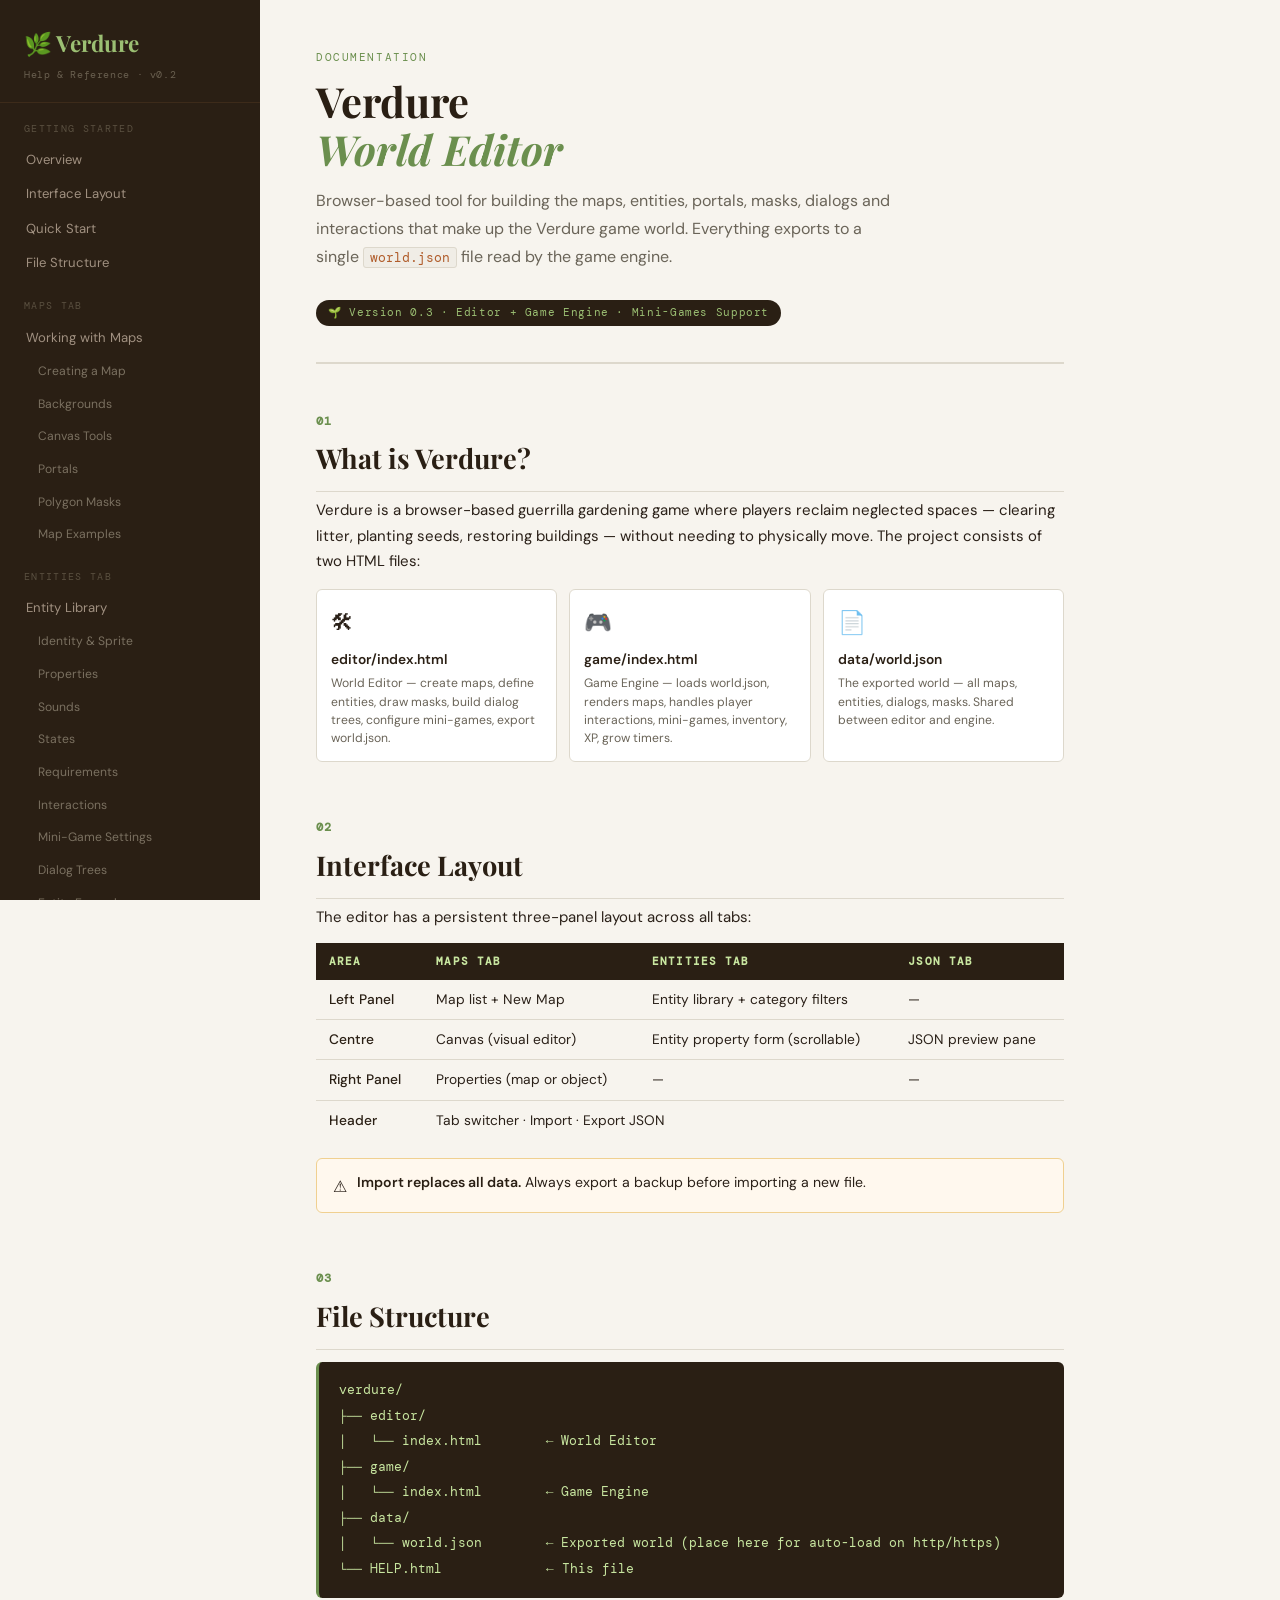
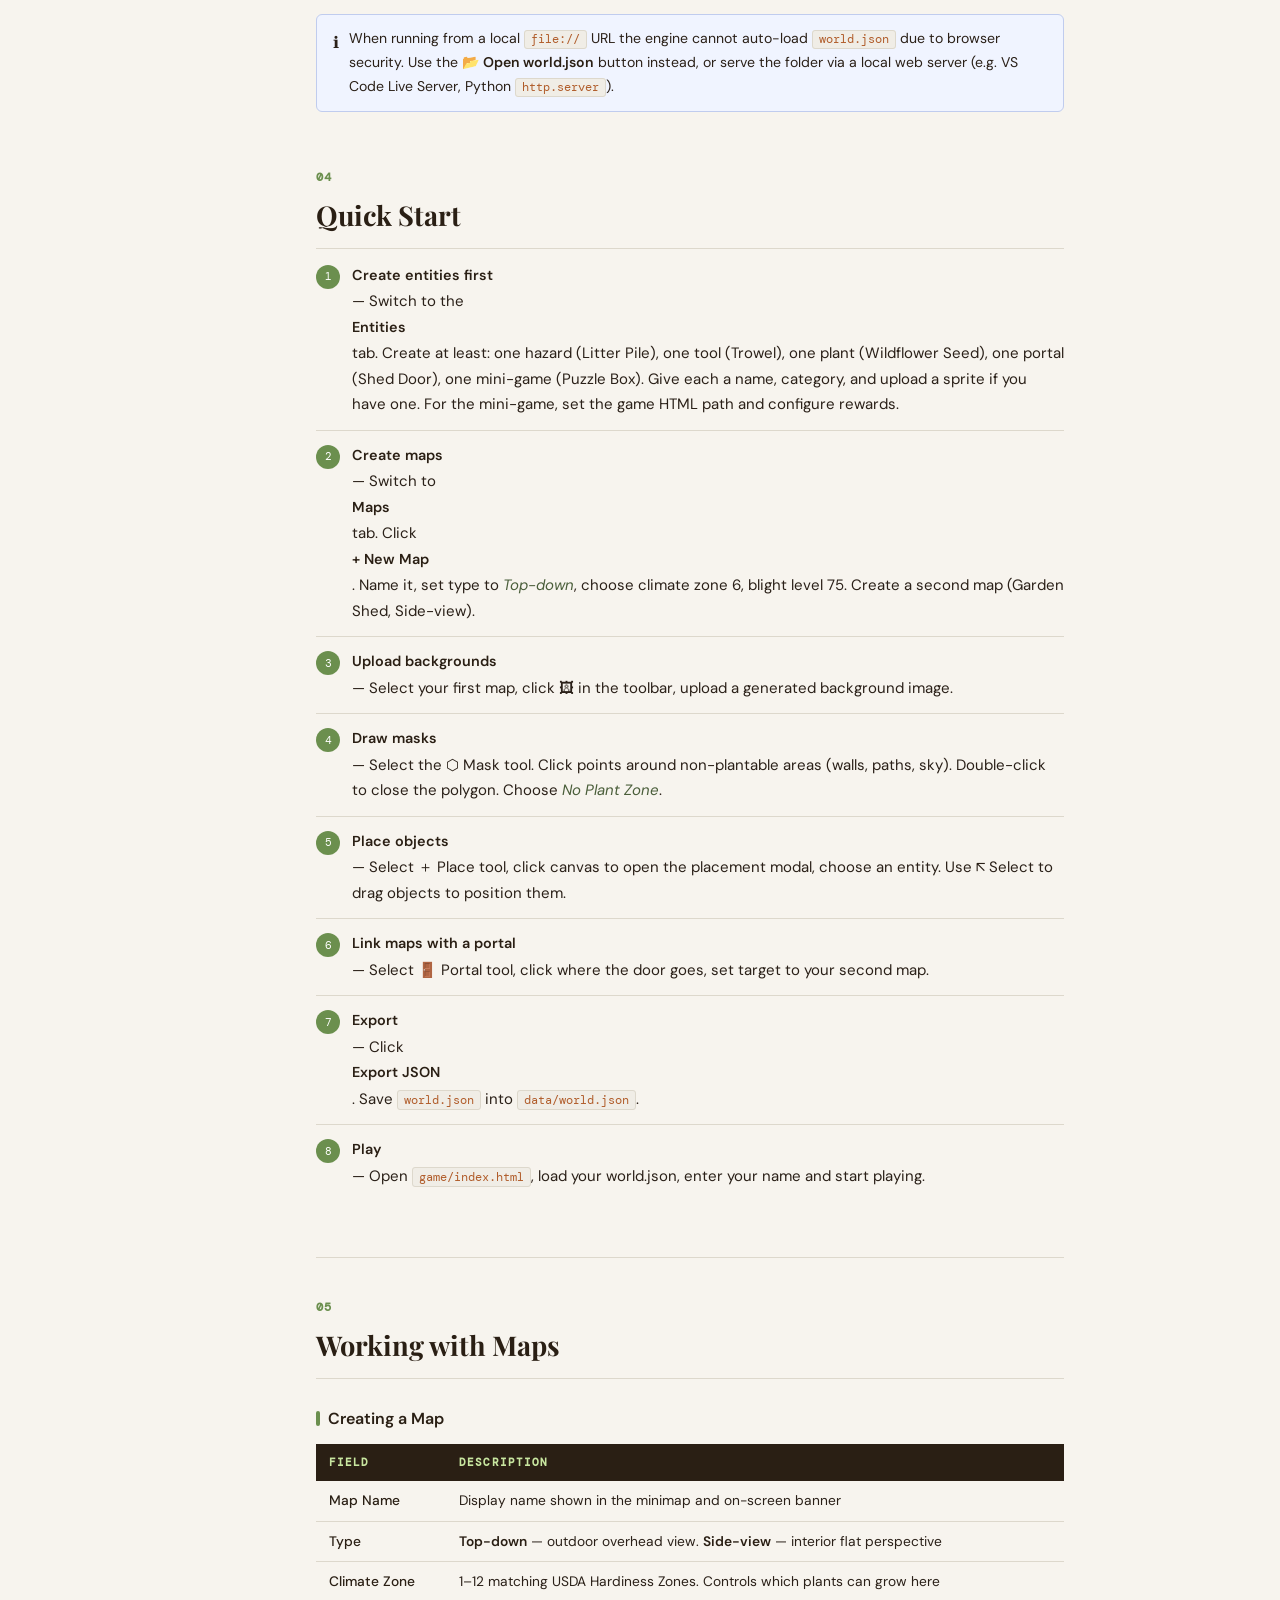
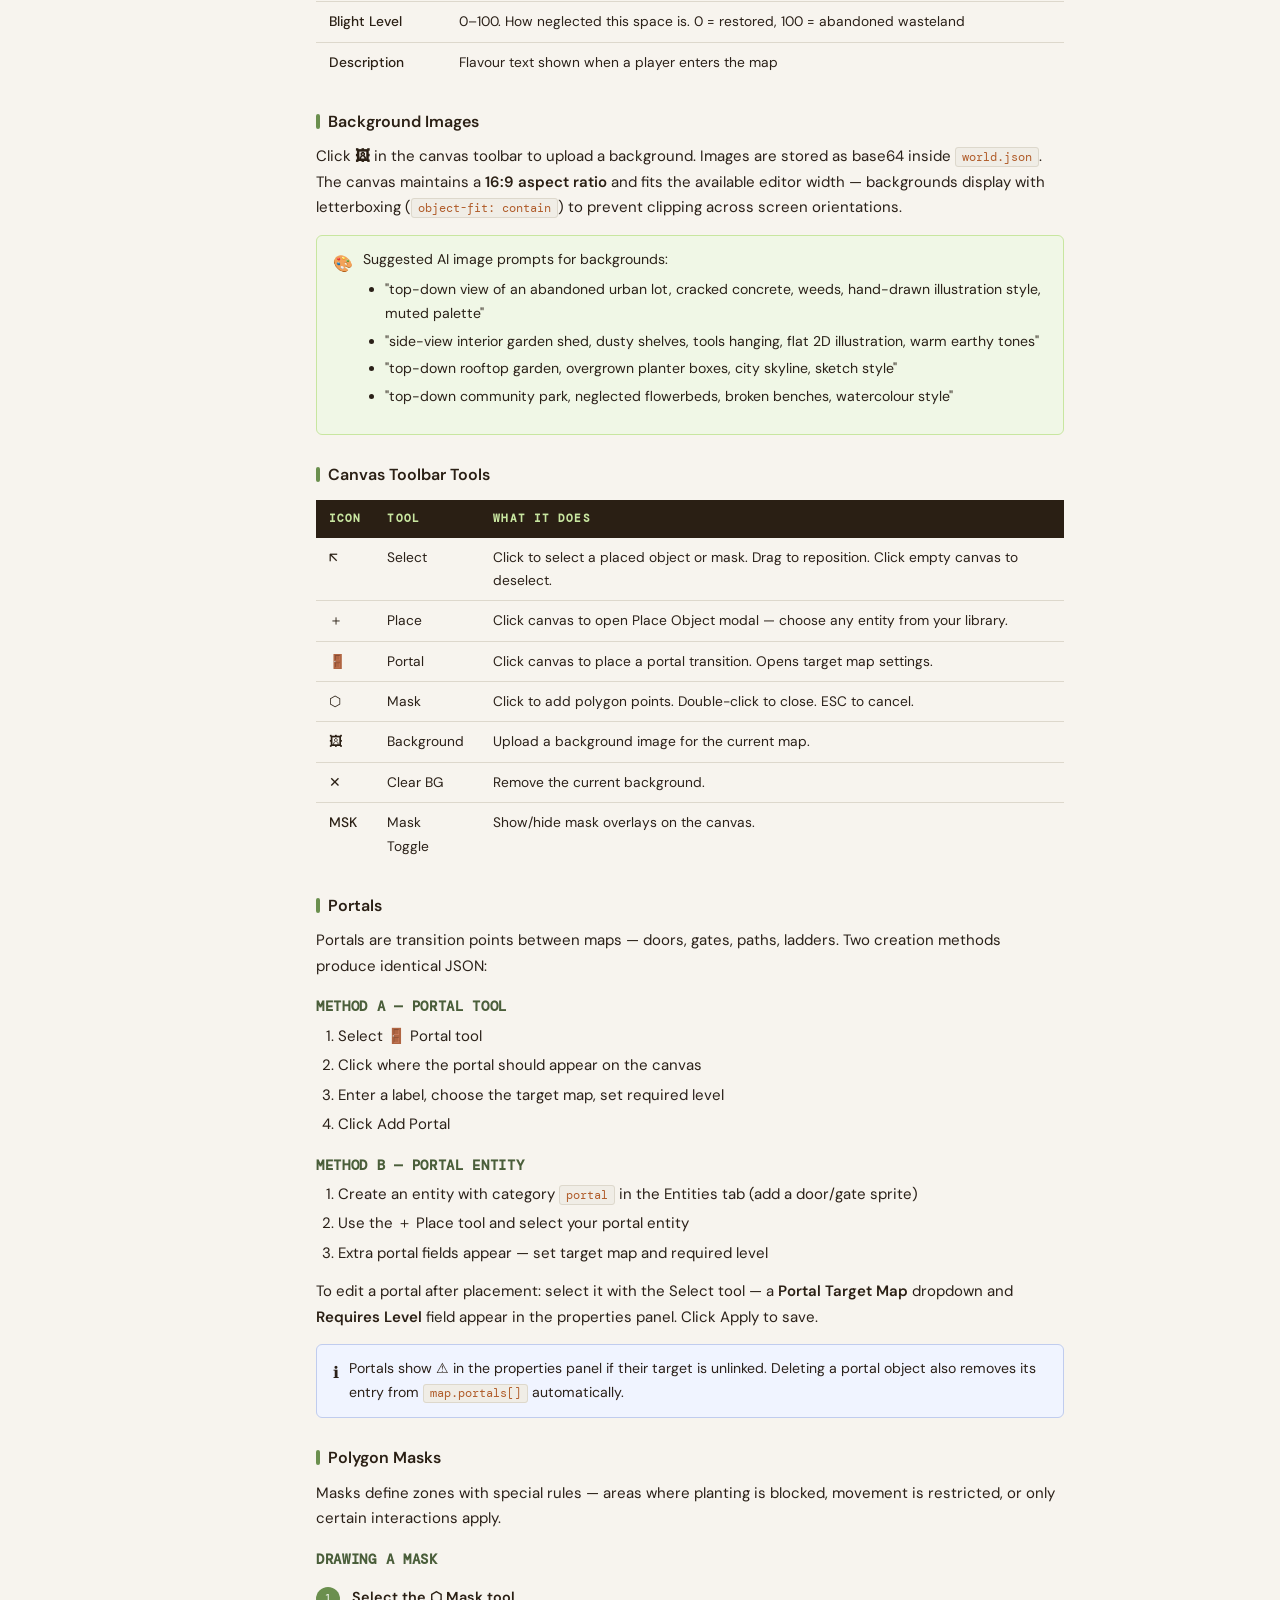
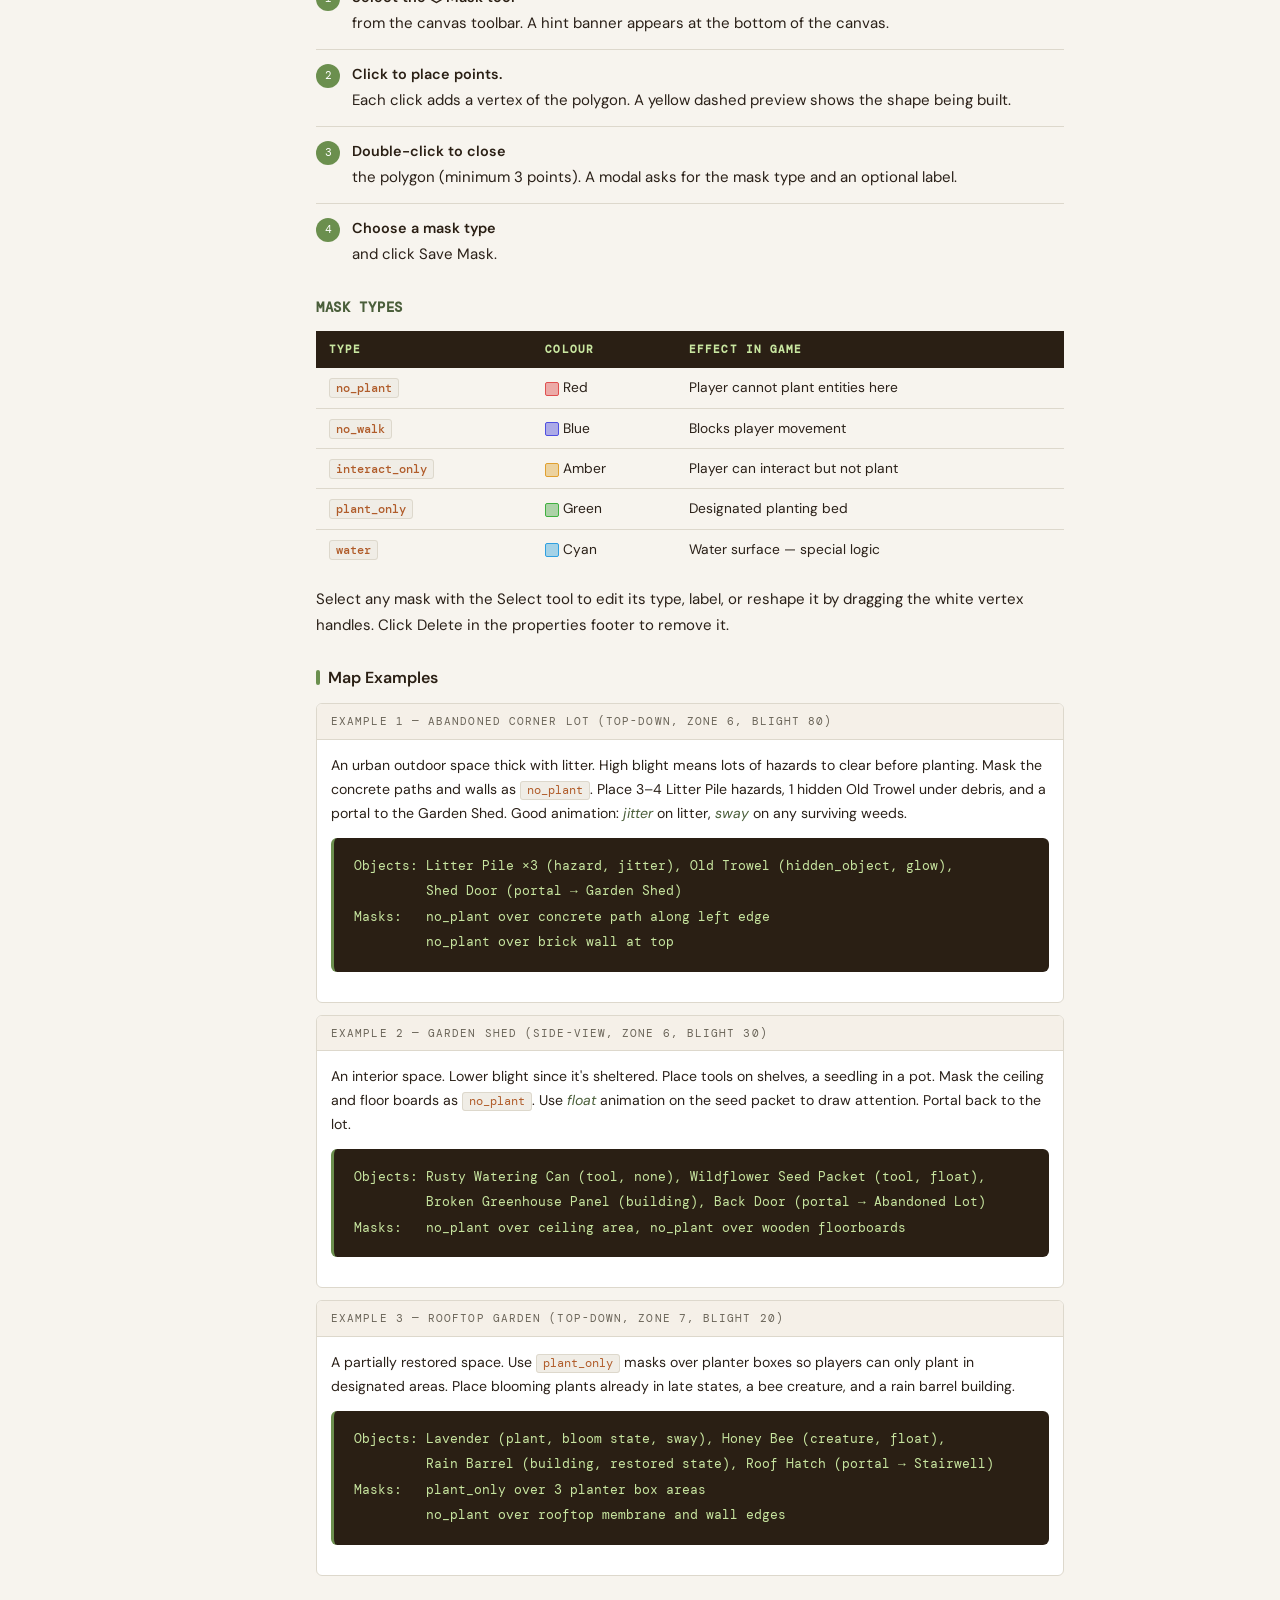
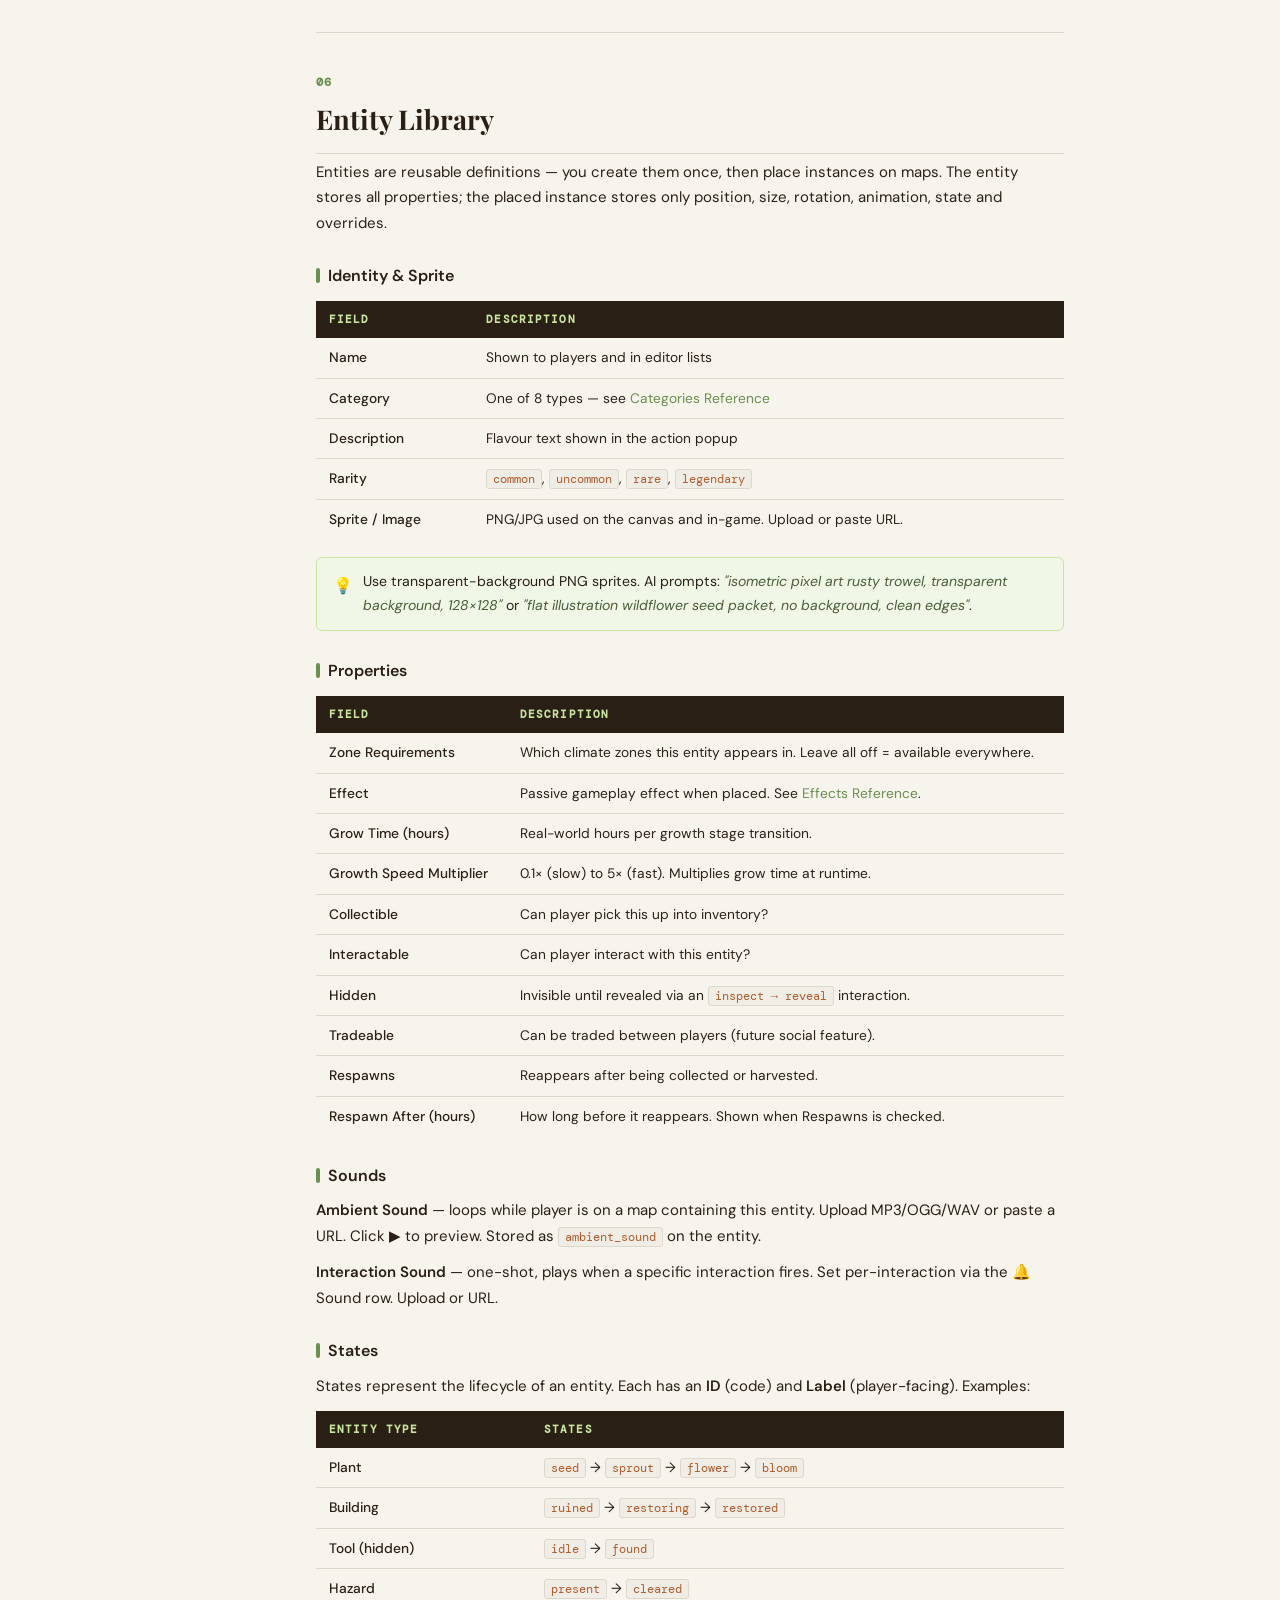
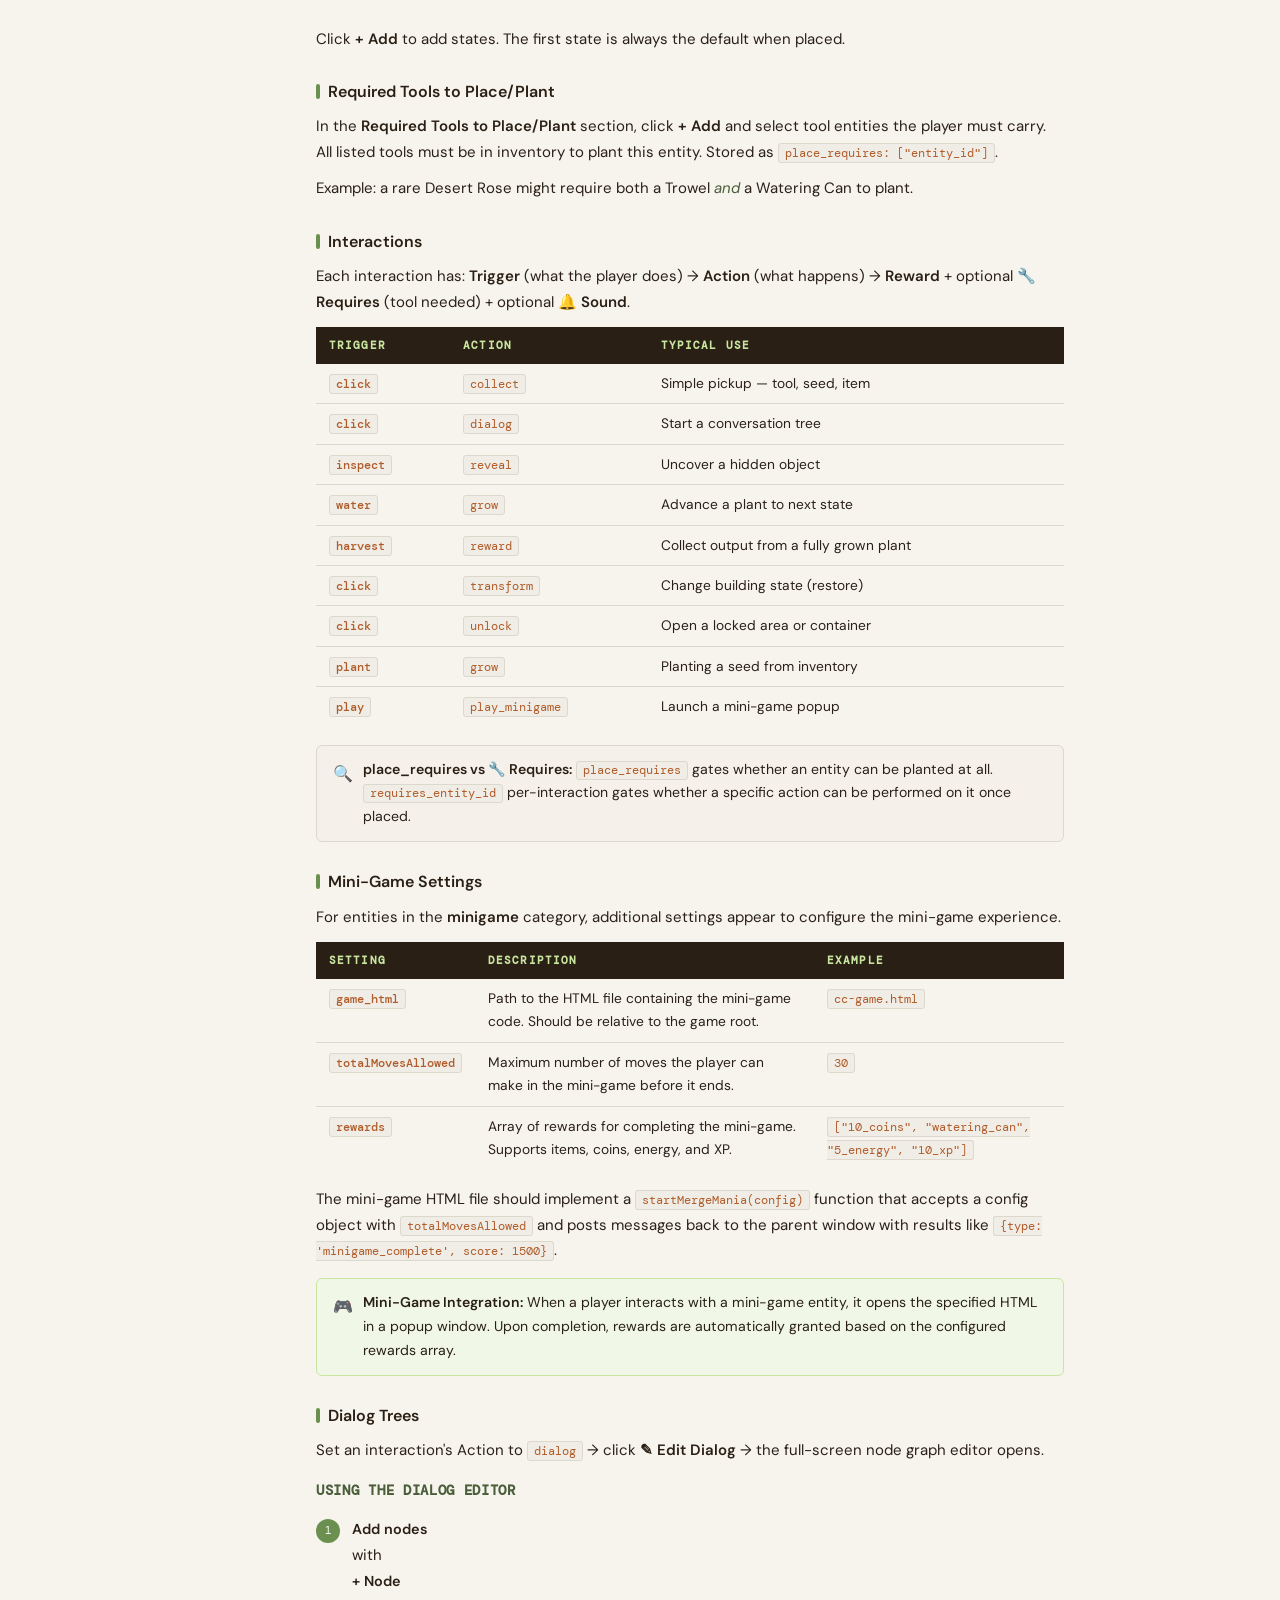
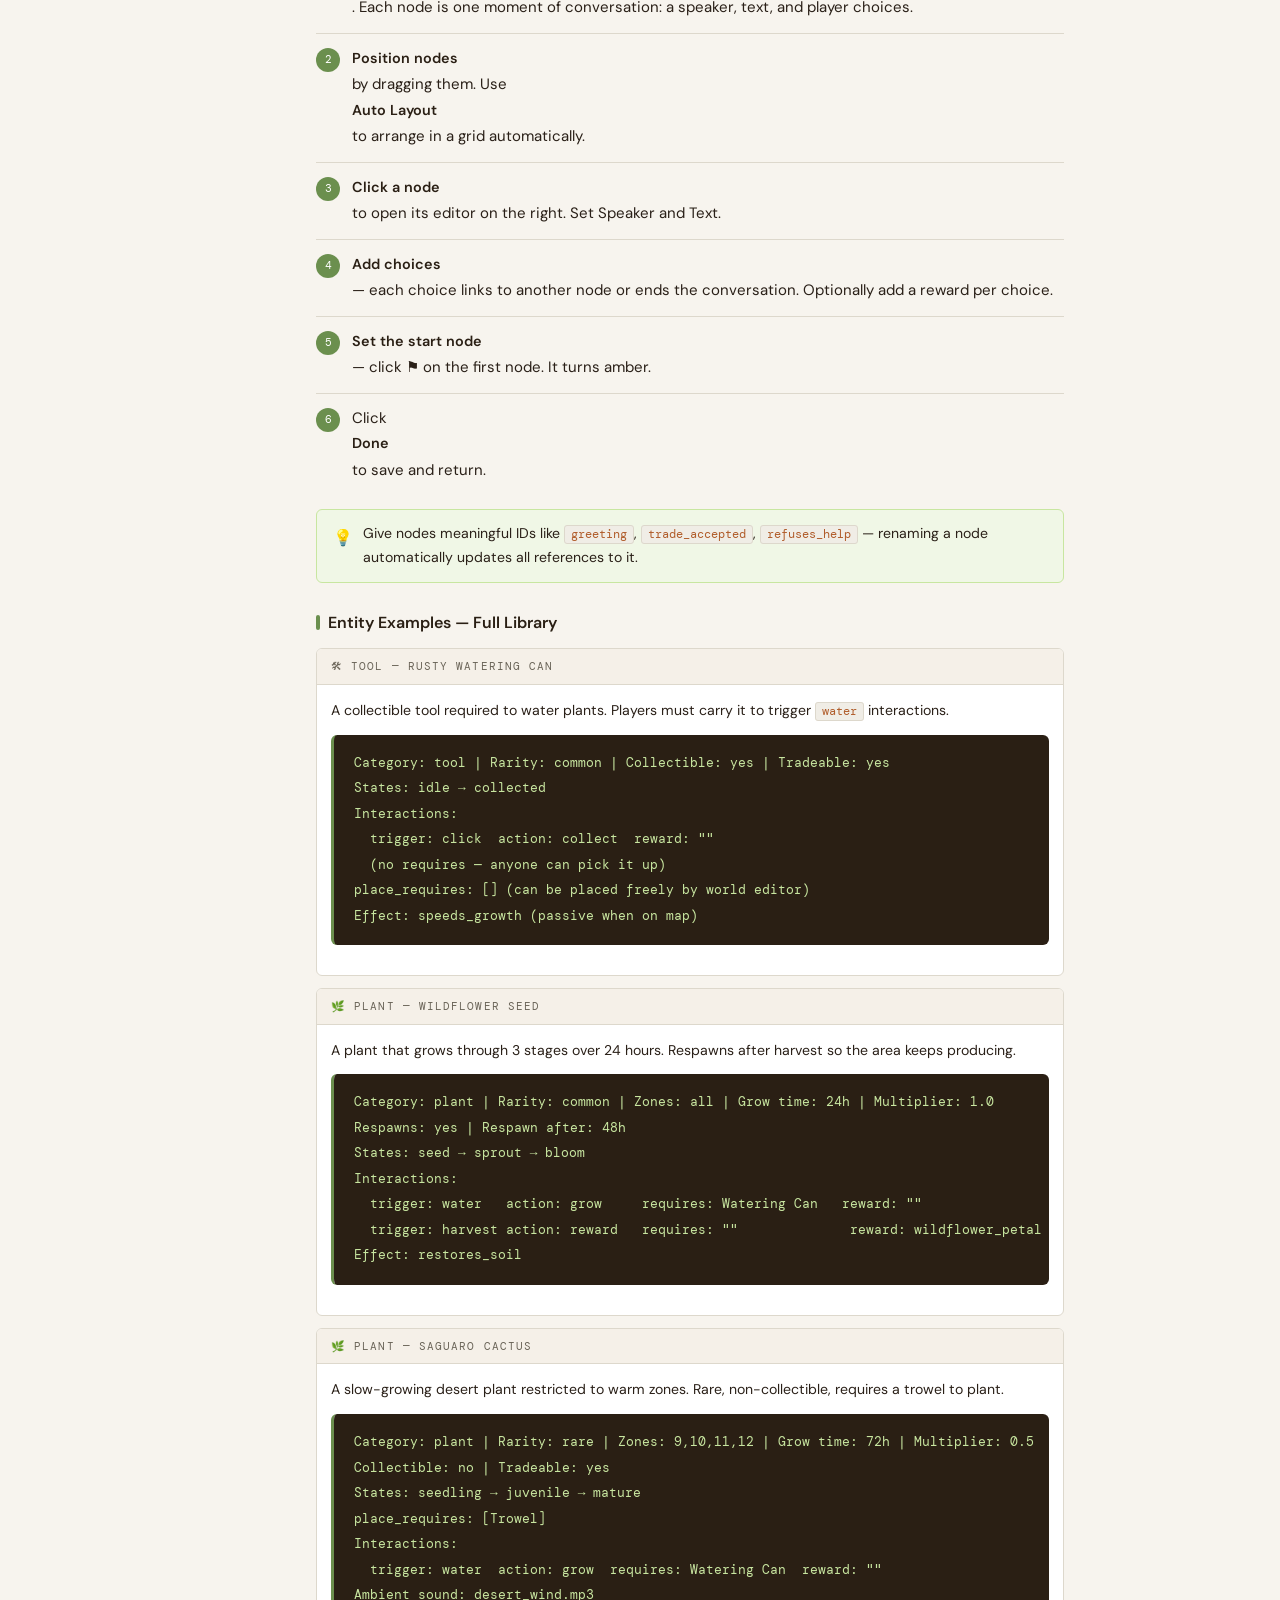
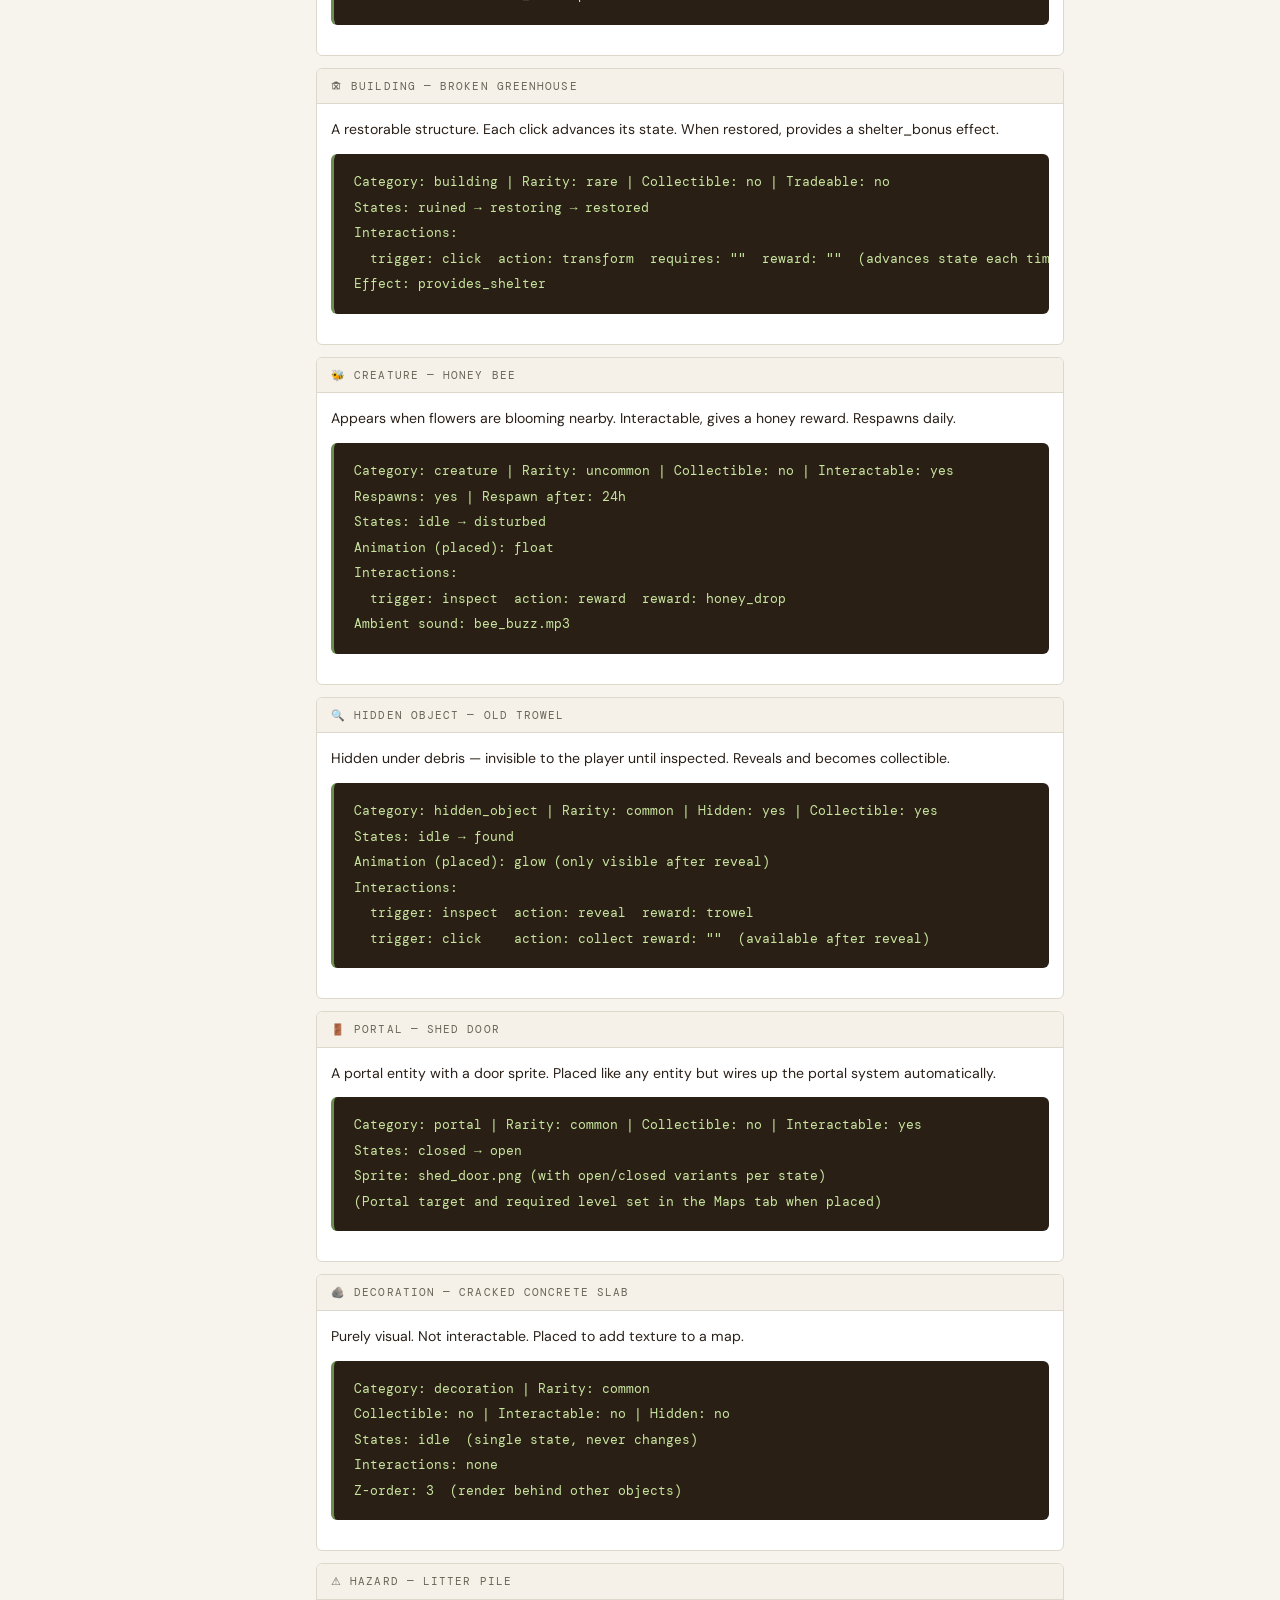
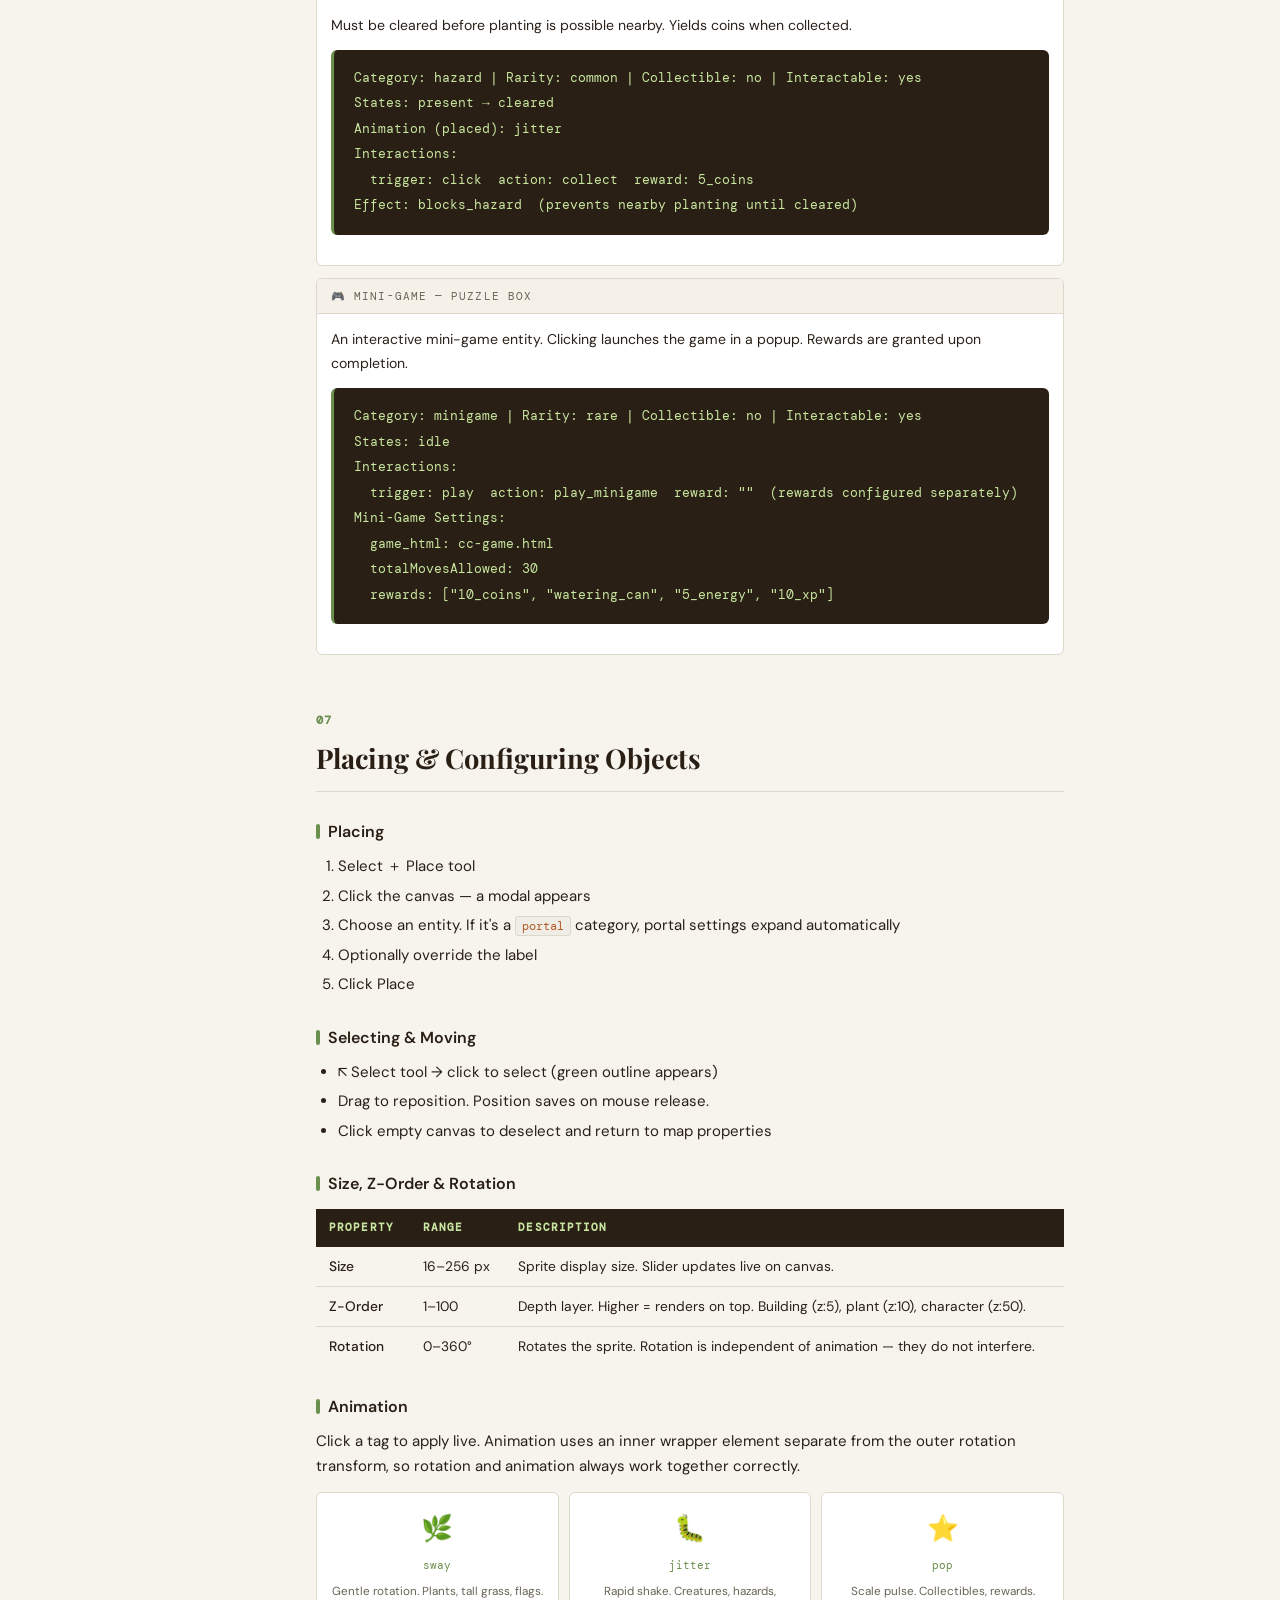
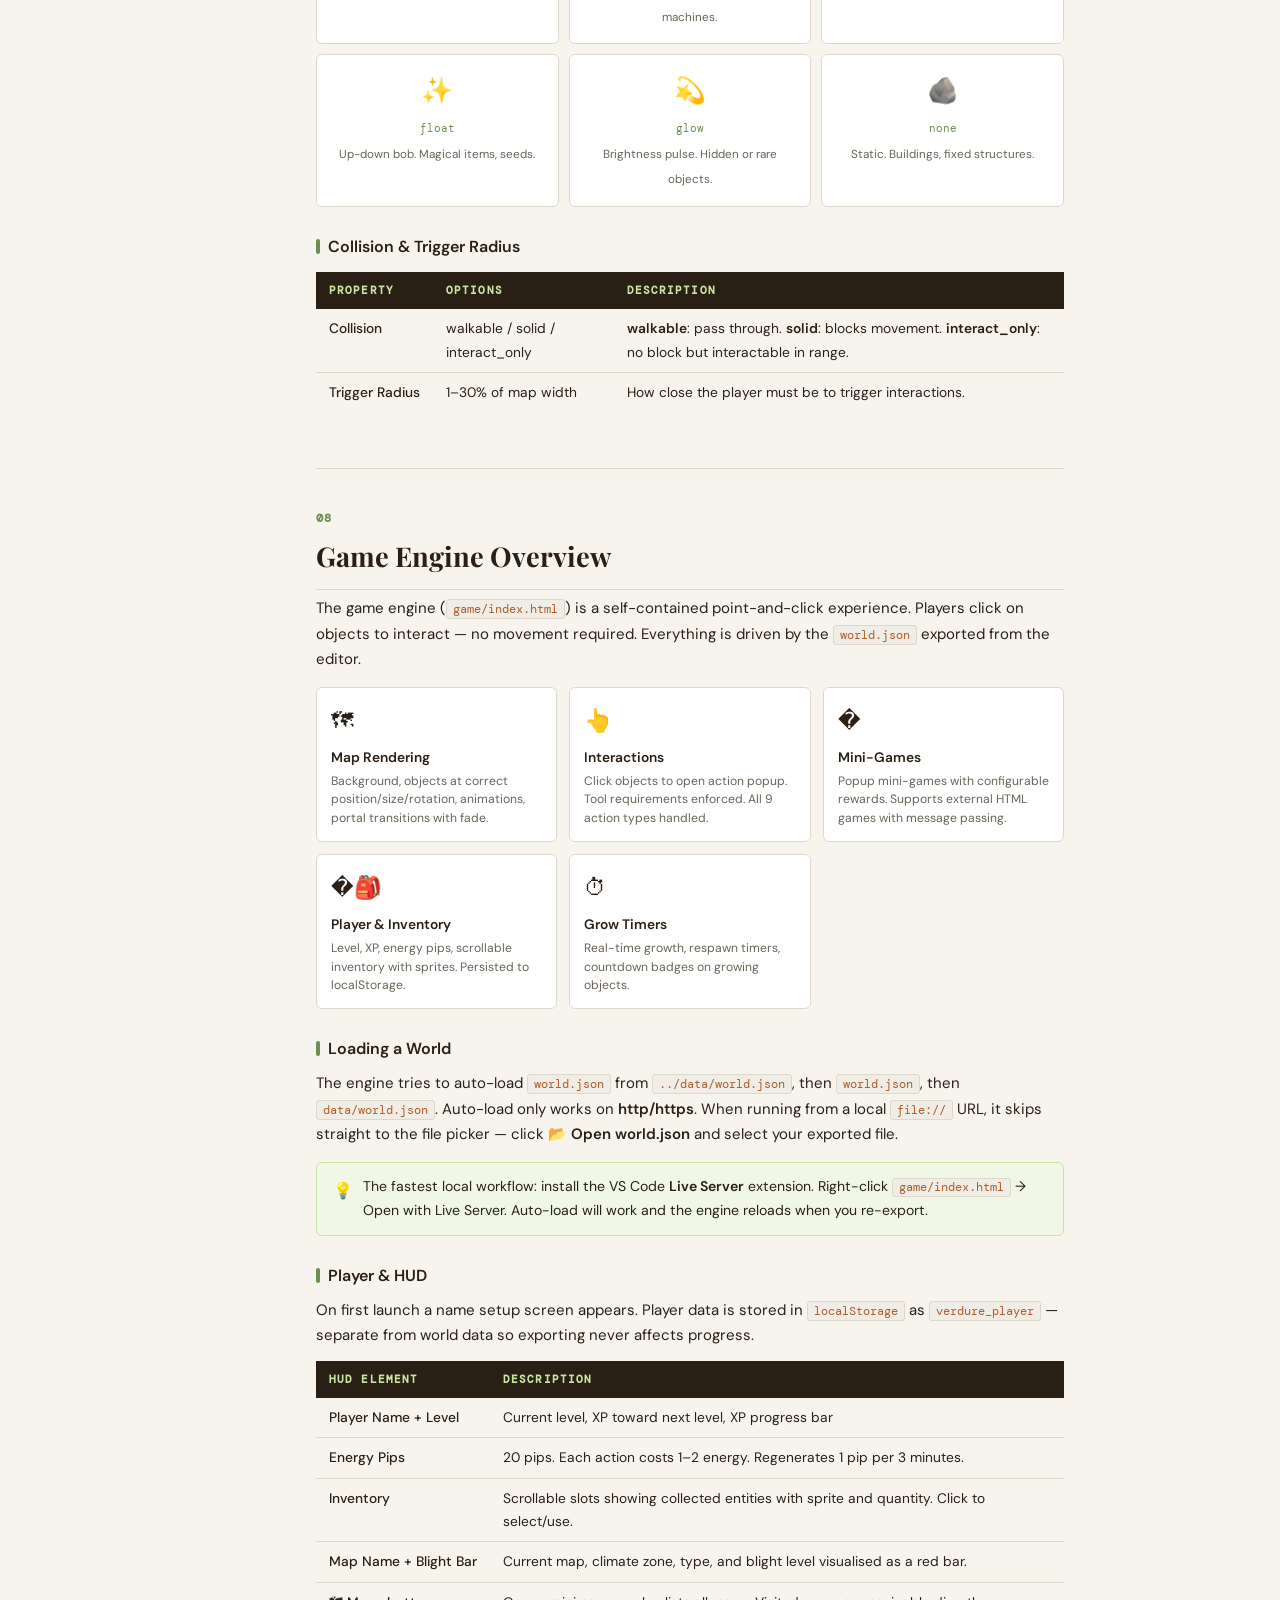
<file: editor/HELP-2.html>
<!DOCTYPE html>
<html lang="en">

<head>
  <meta charset="UTF-8">
  <meta name="viewport" content="width=device-width, initial-scale=1.0">
  <title>Verdure — Help & Reference v0.2</title>
  <style>
    @import url('https://fonts.googleapis.com/css2?family=Playfair+Display:ital,wght@0,400;0,700;1,400&family=DM+Mono:wght@300;400;500&family=DM+Sans:wght@300;400;500&display=swap');

    :root {
      --soil: #2a1f14;
      --bark: #3d2b1a;
      --moss: #4a5e3a;
      --leaf: #6b8f4e;
      --sprout: #9bbf73;
      --bloom: #c8e6a0;
      --petal: #f0f7e6;
      --rust: #b05c2a;
      --amber: #d4892a;
      --bg: #f7f4ee;
      --sidebar: #2a1f14;
      --panel: #ffffff;
      --border: #ddd8cc;
      --text: #2a2018;
      --dim: #6a6458;
      --code-bg: #f0ede6;
      --font-display: 'Playfair Display', Georgia, serif;
      --font-body: 'DM Sans', sans-serif;
      --font-mono: 'DM Mono', monospace
    }

    * {
      box-sizing: border-box;
      margin: 0;
      padding: 0
    }

    body {
      font-family: var(--font-body);
      background: var(--bg);
      color: var(--text);
      display: flex;
      min-height: 100vh;
      font-size: 15px;
      line-height: 1.7
    }

    .sidebar {
      width: 260px;
      flex-shrink: 0;
      background: var(--sidebar);
      position: fixed;
      top: 0;
      left: 0;
      bottom: 0;
      overflow-y: auto;
      padding: 0 0 40px
    }

    .sidebar::-webkit-scrollbar {
      width: 4px
    }

    .sidebar::-webkit-scrollbar-thumb {
      background: #4a3828
    }

    .sidebar-logo {
      padding: 24px 24px 18px;
      border-bottom: 1px solid #3d2b1a
    }

    .sidebar-logo h1 {
      font-family: var(--font-display);
      font-size: 1.4rem;
      color: var(--sprout)
    }

    .sidebar-logo p {
      font-family: var(--font-mono);
      font-size: 0.65rem;
      color: #6a6050;
      margin-top: 4px;
      letter-spacing: 0.06em
    }

    .nav-section {
      padding: 18px 0 6px 24px;
      font-family: var(--font-mono);
      font-size: 0.6rem;
      letter-spacing: 0.14em;
      text-transform: uppercase;
      color: #5a5040
    }

    .nav-link {
      display: block;
      padding: 6px 24px;
      font-size: 0.82rem;
      color: #a09080;
      text-decoration: none;
      transition: all .15s;
      border-left: 2px solid transparent
    }

    .nav-link:hover {
      color: var(--bloom);
      background: rgba(255, 255, 255, .04)
    }

    .nav-link.sub {
      padding-left: 36px;
      font-size: 0.76rem;
      color: #7a7060
    }

    .nav-link.sub:hover {
      color: var(--sprout)
    }

    .main {
      margin-left: 260px;
      flex: 1;
      max-width: 860px;
      padding: 48px 56px 80px
    }

    .hero {
      margin-bottom: 48px;
      padding-bottom: 36px;
      border-bottom: 2px solid var(--border)
    }

    .hero-eyebrow {
      font-family: var(--font-mono);
      font-size: 0.7rem;
      letter-spacing: 0.14em;
      text-transform: uppercase;
      color: var(--leaf);
      margin-bottom: 10px
    }

    .hero h1 {
      font-family: var(--font-display);
      font-size: 2.6rem;
      line-height: 1.15;
      color: var(--soil);
      margin-bottom: 14px
    }

    .hero h1 em {
      color: var(--leaf);
      font-style: italic
    }

    .hero p {
      font-size: 1rem;
      color: var(--dim);
      max-width: 580px;
      line-height: 1.75
    }

    .version-badge {
      display: inline-flex;
      align-items: center;
      gap: 6px;
      background: var(--soil);
      color: var(--sprout);
      font-family: var(--font-mono);
      font-size: 0.66rem;
      padding: 4px 12px;
      border-radius: 20px;
      margin-top: 18px;
      letter-spacing: 0.06em
    }

    .section {
      margin-bottom: 56px;
      scroll-margin-top: 32px
    }

    h2 {
      font-family: var(--font-display);
      font-size: 1.7rem;
      color: var(--soil);
      margin-bottom: 6px;
      padding-bottom: 10px;
      border-bottom: 1px solid var(--border)
    }

    h2 .section-num {
      font-family: var(--font-mono);
      font-size: 0.72rem;
      color: var(--leaf);
      display: block;
      margin-bottom: 4px;
      letter-spacing: 0.1em
    }

    h3 {
      font-size: 1rem;
      font-weight: 600;
      color: var(--soil);
      margin: 26px 0 9px;
      display: flex;
      align-items: center;
      gap: 8px
    }

    h3::before {
      content: '';
      display: inline-block;
      width: 4px;
      height: 15px;
      background: var(--leaf);
      border-radius: 2px;
      flex-shrink: 0
    }

    h4 {
      font-size: 0.86rem;
      font-weight: 600;
      color: var(--moss);
      margin: 16px 0 5px;
      font-family: var(--font-mono);
      letter-spacing: 0.05em;
      text-transform: uppercase
    }

    p {
      margin-bottom: 11px
    }

    p:last-child {
      margin-bottom: 0
    }

    ul,
    ol {
      padding-left: 22px;
      margin-bottom: 13px
    }

    li {
      margin-bottom: 4px
    }

    strong {
      color: var(--soil);
      font-weight: 600
    }

    em {
      color: var(--moss)
    }

    a {
      color: var(--leaf);
      text-decoration: none
    }

    a:hover {
      text-decoration: underline
    }

    code {
      font-family: var(--font-mono);
      font-size: 0.82em;
      background: var(--code-bg);
      border: 1px solid var(--border);
      padding: 1px 6px;
      border-radius: 3px;
      color: var(--rust)
    }

    pre {
      background: var(--soil);
      border-radius: 6px;
      padding: 16px 20px;
      overflow-x: auto;
      margin: 12px 0 16px;
      border-left: 3px solid var(--leaf)
    }

    pre code {
      font-size: 0.8rem;
      background: none;
      border: none;
      padding: 0;
      color: var(--bloom);
      line-height: 1.75
    }

    .callout {
      border-radius: 6px;
      padding: 12px 16px;
      margin: 14px 0;
      display: flex;
      gap: 10px;
      align-items: flex-start;
      font-size: 0.88rem
    }

    .callout-icon {
      font-size: 1rem;
      flex-shrink: 0;
      margin-top: 2px
    }

    .callout.tip {
      background: #f0f7e6;
      border: 1px solid #c8e6a0
    }

    .callout.note {
      background: #f0f4ff;
      border: 1px solid #c0ccee
    }

    .callout.warn {
      background: #fff8ee;
      border: 1px solid #f0d090
    }

    .callout.info {
      background: #f5f0ea;
      border: 1px solid var(--border)
    }

    .table-wrap {
      overflow-x: auto;
      margin: 12px 0 18px
    }

    table {
      width: 100%;
      border-collapse: collapse;
      font-size: 0.86rem
    }

    thead th {
      background: var(--soil);
      color: var(--bloom);
      font-family: var(--font-mono);
      font-size: 0.7rem;
      letter-spacing: 0.1em;
      text-transform: uppercase;
      padding: 9px 13px;
      text-align: left
    }

    tbody tr {
      border-bottom: 1px solid var(--border)
    }

    tbody tr:last-child {
      border-bottom: none
    }

    tbody tr:hover {
      background: #f7f3ec
    }

    td {
      padding: 8px 13px;
      vertical-align: top
    }

    td:first-child {
      font-weight: 500;
      color: var(--soil);
      white-space: nowrap
    }

    td code {
      font-size: 0.76rem
    }

    .schema-block {
      background: var(--soil);
      border-radius: 6px;
      padding: 16px 20px;
      margin: 12px 0;
      font-family: var(--font-mono);
      font-size: 0.77rem;
      line-height: 1.8;
      color: #c2c9b8;
      border-left: 3px solid var(--amber)
    }

    .schema-block .sk {
      color: var(--amber)
    }

    .schema-block .sv {
      color: var(--sprout)
    }

    .schema-block .sc {
      color: #5a5040;
      font-style: italic
    }

    .steps {
      counter-reset: step;
      list-style: none;
      padding: 0;
      margin: 14px 0
    }

    .steps li {
      counter-increment: step;
      display: flex;
      gap: 12px;
      align-items: flex-start;
      margin-bottom: 12px;
      padding-bottom: 12px;
      border-bottom: 1px solid var(--border)
    }

    .steps li:last-child {
      border-bottom: none;
      margin-bottom: 0
    }

    .steps li::before {
      content: counter(step);
      display: flex;
      align-items: center;
      justify-content: center;
      width: 24px;
      height: 24px;
      background: var(--leaf);
      color: #fff;
      font-family: var(--font-mono);
      font-size: 0.7rem;
      border-radius: 50%;
      flex-shrink: 0;
      margin-top: 2px
    }

    .steps li div {
      flex: 1
    }

    .steps li strong {
      display: block;
      margin-bottom: 2px;
      font-size: 0.9rem
    }

    .card-grid {
      display: grid;
      grid-template-columns: repeat(auto-fill, minmax(190px, 1fr));
      gap: 12px;
      margin: 14px 0
    }

    .card {
      background: var(--panel);
      border: 1px solid var(--border);
      border-radius: 6px;
      padding: 14px
    }

    .card-icon {
      font-size: 1.4rem;
      margin-bottom: 6px
    }

    .card-title {
      font-weight: 600;
      font-size: 0.86rem;
      color: var(--soil);
      margin-bottom: 3px
    }

    .card-desc {
      font-size: 0.76rem;
      color: var(--dim);
      line-height: 1.5
    }

    .anim-grid {
      display: grid;
      grid-template-columns: repeat(3, 1fr);
      gap: 10px;
      margin: 12px 0
    }

    .anim-card {
      background: var(--panel);
      border: 1px solid var(--border);
      border-radius: 6px;
      padding: 14px 10px;
      text-align: center
    }

    .anim-card .ai {
      font-size: 1.6rem;
      display: block;
      margin-bottom: 6px
    }

    .anim-card .an {
      font-family: var(--font-mono);
      font-size: 0.7rem;
      color: var(--leaf);
      display: block;
      margin-bottom: 3px
    }

    .anim-card .ad {
      font-size: 0.73rem;
      color: var(--dim)
    }

    .eg-block {
      background: var(--panel);
      border: 1px solid var(--border);
      border-radius: 6px;
      margin: 12px 0;
      overflow: hidden
    }

    .eg-header {
      background: #f5f0e8;
      padding: 8px 14px;
      font-family: var(--font-mono);
      font-size: 0.68rem;
      letter-spacing: 0.1em;
      color: var(--dim);
      text-transform: uppercase;
      border-bottom: 1px solid var(--border)
    }

    .eg-body {
      padding: 14px
    }

    .eg-body p {
      font-size: 0.88rem;
      margin-bottom: 8px
    }

    .mask-swatch {
      display: inline-block;
      width: 14px;
      height: 14px;
      border-radius: 2px;
      vertical-align: middle;
      margin-right: 4px;
      border: 1px solid
    }

    hr {
      border: none;
      border-top: 1px solid var(--border);
      margin: 40px 0
    }

    @media print {
      .sidebar {
        display: none
      }

      .main {
        margin-left: 0;
        padding: 20px
      }
    }

    @media(max-width:700px) {
      .sidebar {
        display: none
      }

      .main {
        margin-left: 0;
        padding: 24px 18px
      }
    }
  </style>
</head>

<body>
  <nav class="sidebar">
    <div class="sidebar-logo">
      <h1>🌿 Verdure</h1>
      <p>Help & Reference · v0.2</p>
    </div>
    <div class="nav-section">Getting Started</div>
    <a class="nav-link" href="#overview">Overview</a>
    <a class="nav-link" href="#interface">Interface Layout</a>
    <a class="nav-link" href="#quickstart">Quick Start</a>
    <a class="nav-link" href="#file-structure">File Structure</a>
    <div class="nav-section">Maps Tab</div>
    <a class="nav-link" href="#maps">Working with Maps</a>
    <a class="nav-link sub" href="#map-create">Creating a Map</a>
    <a class="nav-link sub" href="#map-background">Backgrounds</a>
    <a class="nav-link sub" href="#map-tools">Canvas Tools</a>
    <a class="nav-link sub" href="#portals">Portals</a>
    <a class="nav-link sub" href="#masks">Polygon Masks</a>
    <a class="nav-link sub" href="#map-examples">Map Examples</a>
    <div class="nav-section">Entities Tab</div>
    <a class="nav-link" href="#entities">Entity Library</a>
    <a class="nav-link sub" href="#entity-identity">Identity & Sprite</a>
    <a class="nav-link sub" href="#entity-props">Properties</a>
    <a class="nav-link sub" href="#entity-sounds">Sounds</a>
    <a class="nav-link sub" href="#entity-states">States</a>
    <a class="nav-link sub" href="#entity-requirements">Requirements</a>
    <a class="nav-link sub" href="#entity-interactions">Interactions</a>
    <a class="nav-link sub" href="#entity-minigame">Mini-Game Settings</a>
    <a class="nav-link sub" href="#dialog-trees">Dialog Trees</a>
    <a class="nav-link sub" href="#entity-examples">Entity Examples</a>
    <div class="nav-section">Placed Objects</div>
    <a class="nav-link" href="#placing">Placing Objects</a>
    <a class="nav-link sub" href="#obj-transform">Size, Z-Order & Rotation</a>
    <a class="nav-link sub" href="#obj-animation">Animation</a>
    <a class="nav-link sub" href="#obj-collision">Collision & Radius</a>
    <div class="nav-section">Game Engine</div>
    <a class="nav-link" href="#engine-overview">Overview</a>
    <a class="nav-link sub" href="#engine-load">Loading a World</a>
    <a class="nav-link sub" href="#engine-player">Player & HUD</a>
    <a class="nav-link sub" href="#engine-interact">Interactions</a>
    <a class="nav-link sub" href="#engine-energy">Energy System</a>
    <a class="nav-link sub" href="#engine-plant">Planting</a>
    <a class="nav-link sub" href="#engine-grow">Grow Timers</a>
    <a class="nav-link sub" href="#engine-dialog">Dialog</a>
    <div class="nav-section">Data</div>
    <a class="nav-link" href="#json">JSON Tab</a>
    <a class="nav-link" href="#schema">World Schema</a>
    <a class="nav-link" href="#export-import">Export & Import</a>
    <div class="nav-section">Reference</div>
    <a class="nav-link" href="#categories">Entity Categories</a>
    <a class="nav-link" href="#effects">Effects</a>
    <a class="nav-link" href="#zones">Climate Zones</a>
    <a class="nav-link" href="#workflow">Recommended Workflow</a>
  </nav>

  <main class="main">
    <div class="hero">
      <div class="hero-eyebrow">Documentation</div>
      <h1>Verdure<br><em>World Editor</em></h1>
      <p>Browser-based tool for building the maps, entities, portals, masks, dialogs and interactions that make up the
        Verdure game world. Everything exports to a single <code>world.json</code> file read by the game engine.</p>
      <div class="version-badge">🌱 Version 0.3 · Editor + Game Engine · Mini-Games Support</div>
    </div>

    <!-- ══════════════════════ OVERVIEW ══════════════════════ -->
    <section class="section" id="overview">
      <h2><span class="section-num">01</span>What is Verdure?</h2>
      <p>Verdure is a browser-based guerrilla gardening game where players reclaim neglected spaces — clearing litter,
        planting seeds, restoring buildings — without needing to physically move. The project consists of two HTML
        files:</p>
      <div class="card-grid">
        <div class="card">
          <div class="card-icon">🛠</div>
          <div class="card-title">editor/index.html</div>
          <div class="card-desc">World Editor — create maps, define entities, draw masks, build dialog trees, configure
            mini-games, export world.json.</div>
        </div>
        <div class="card">
          <div class="card-icon">🎮</div>
          <div class="card-title">game/index.html</div>
          <div class="card-desc">Game Engine — loads world.json, renders maps, handles player interactions, mini-games,
            inventory, XP, grow timers.</div>
        </div>
        <div class="card">
          <div class="card-icon">📄</div>
          <div class="card-title">data/world.json</div>
          <div class="card-desc">The exported world — all maps, entities, dialogs, masks. Shared between editor and
            engine.</div>
        </div>
      </div>
    </section>

    <!-- ══════════════════════ INTERFACE ══════════════════════ -->
    <section class="section" id="interface">
      <h2><span class="section-num">02</span>Interface Layout</h2>
      <p>The editor has a persistent three-panel layout across all tabs:</p>
      <div class="table-wrap">
        <table>
          <thead>
            <tr>
              <th>Area</th>
              <th>Maps Tab</th>
              <th>Entities Tab</th>
              <th>JSON Tab</th>
            </tr>
          </thead>
          <tbody>
            <tr>
              <td>Left Panel</td>
              <td>Map list + New Map</td>
              <td>Entity library + category filters</td>
              <td>—</td>
            </tr>
            <tr>
              <td>Centre</td>
              <td>Canvas (visual editor)</td>
              <td>Entity property form (scrollable)</td>
              <td>JSON preview pane</td>
            </tr>
            <tr>
              <td>Right Panel</td>
              <td>Properties (map or object)</td>
              <td>—</td>
              <td>—</td>
            </tr>
            <tr>
              <td>Header</td>
              <td colspan="3">Tab switcher · Import · Export JSON</td>
            </tr>
          </tbody>
        </table>
      </div>
      <div class="callout warn">
        <div class="callout-icon">⚠</div>
        <div><strong>Import replaces all data.</strong> Always export a backup before importing a new file.</div>
      </div>
    </section>

    <!-- ══════════════════════ FILE STRUCTURE ══════════════════════ -->
    <section class="section" id="file-structure">
      <h2><span class="section-num">03</span>File Structure</h2>
      <pre><code>verdure/
├── editor/
│   └── index.html        ← World Editor
├── game/
│   └── index.html        ← Game Engine
├── data/
│   └── world.json        ← Exported world (place here for auto-load on http/https)
└── HELP.html             ← This file</code></pre>
      <div class="callout note">
        <div class="callout-icon">ℹ</div>
        <div>When running from a local <code>file://</code> URL the engine cannot auto-load <code>world.json</code> due
          to browser security. Use the <strong>📂 Open world.json</strong> button instead, or serve the folder via a
          local web server (e.g. VS Code Live Server, Python <code>http.server</code>).</div>
      </div>
    </section>

    <!-- ══════════════════════ QUICK START ══════════════════════ -->
    <section class="section" id="quickstart">
      <h2><span class="section-num">04</span>Quick Start</h2>
      <ol class="steps">
        <li>
          <div><strong>Create entities first</strong> — Switch to the <strong>Entities</strong> tab. Create at least:
            one hazard (Litter Pile), one tool (Trowel), one plant (Wildflower Seed), one portal (Shed Door), one
            mini-game (Puzzle Box). Give each a name, category, and upload a sprite if you have one. For the mini-game,
            set the game HTML path and configure rewards.</div>
        </li>
        <li>
          <div><strong>Create maps</strong> — Switch to <strong>Maps</strong> tab. Click <strong>+ New Map</strong>.
            Name it, set type to <em>Top-down</em>, choose climate zone 6, blight level 75. Create a second map (Garden
            Shed, Side-view).</div>
        </li>
        <li>
          <div><strong>Upload backgrounds</strong> — Select your first map, click 🖼 in the toolbar, upload a generated
            background image.</div>
        </li>
        <li>
          <div><strong>Draw masks</strong> — Select the ⬡ Mask tool. Click points around non-plantable areas (walls,
            paths, sky). Double-click to close the polygon. Choose <em>No Plant Zone</em>.</div>
        </li>
        <li>
          <div><strong>Place objects</strong> — Select ＋ Place tool, click canvas to open the placement modal, choose an
            entity. Use ↖ Select to drag objects to position them.</div>
        </li>
        <li>
          <div><strong>Link maps with a portal</strong> — Select 🚪 Portal tool, click where the door goes, set target
            to your second map.</div>
        </li>
        <li>
          <div><strong>Export</strong> — Click <strong>Export JSON</strong>. Save <code>world.json</code> into
            <code>data/world.json</code>.</div>
        </li>
        <li>
          <div><strong>Play</strong> — Open <code>game/index.html</code>, load your world.json, enter your name and
            start playing.</div>
        </li>
      </ol>
    </section>

    <hr>

    <!-- ══════════════════════ MAPS ══════════════════════ -->
    <section class="section" id="maps">
      <h2><span class="section-num">05</span>Working with Maps</h2>

      <h3 id="map-create">Creating a Map</h3>
      <div class="table-wrap">
        <table>
          <thead>
            <tr>
              <th>Field</th>
              <th>Description</th>
            </tr>
          </thead>
          <tbody>
            <tr>
              <td>Map Name</td>
              <td>Display name shown in the minimap and on-screen banner</td>
            </tr>
            <tr>
              <td>Type</td>
              <td><strong>Top-down</strong> — outdoor overhead view. <strong>Side-view</strong> — interior flat
                perspective</td>
            </tr>
            <tr>
              <td>Climate Zone</td>
              <td>1–12 matching USDA Hardiness Zones. Controls which plants can grow here</td>
            </tr>
            <tr>
              <td>Blight Level</td>
              <td>0–100. How neglected this space is. 0 = restored, 100 = abandoned wasteland</td>
            </tr>
            <tr>
              <td>Description</td>
              <td>Flavour text shown when a player enters the map</td>
            </tr>
          </tbody>
        </table>
      </div>

      <h3 id="map-background">Background Images</h3>
      <p>Click <strong>🖼</strong> in the canvas toolbar to upload a background. Images are stored as base64 inside
        <code>world.json</code>. The canvas maintains a <strong>16:9 aspect ratio</strong> and fits the available editor
        width — backgrounds display with letterboxing (<code>object-fit: contain</code>) to prevent clipping across
        screen orientations.</p>
      <div class="callout tip">
        <div class="callout-icon">🎨</div>
        <div>Suggested AI image prompts for backgrounds:
          <ul style="margin-top:6px">
            <li>"top-down view of an abandoned urban lot, cracked concrete, weeds, hand-drawn illustration style, muted
              palette"</li>
            <li>"side-view interior garden shed, dusty shelves, tools hanging, flat 2D illustration, warm earthy tones"
            </li>
            <li>"top-down rooftop garden, overgrown planter boxes, city skyline, sketch style"</li>
            <li>"top-down community park, neglected flowerbeds, broken benches, watercolour style"</li>
          </ul>
        </div>
      </div>

      <h3 id="map-tools">Canvas Toolbar Tools</h3>
      <div class="table-wrap">
        <table>
          <thead>
            <tr>
              <th>Icon</th>
              <th>Tool</th>
              <th>What it does</th>
            </tr>
          </thead>
          <tbody>
            <tr>
              <td>↖</td>
              <td>Select</td>
              <td>Click to select a placed object or mask. Drag to reposition. Click empty canvas to deselect.</td>
            </tr>
            <tr>
              <td>＋</td>
              <td>Place</td>
              <td>Click canvas to open Place Object modal — choose any entity from your library.</td>
            </tr>
            <tr>
              <td>🚪</td>
              <td>Portal</td>
              <td>Click canvas to place a portal transition. Opens target map settings.</td>
            </tr>
            <tr>
              <td>⬡</td>
              <td>Mask</td>
              <td>Click to add polygon points. Double-click to close. ESC to cancel.</td>
            </tr>
            <tr>
              <td>🖼</td>
              <td>Background</td>
              <td>Upload a background image for the current map.</td>
            </tr>
            <tr>
              <td>✕</td>
              <td>Clear BG</td>
              <td>Remove the current background.</td>
            </tr>
            <tr>
              <td>MSK</td>
              <td>Mask Toggle</td>
              <td>Show/hide mask overlays on the canvas.</td>
            </tr>
          </tbody>
        </table>
      </div>

      <h3 id="portals">Portals</h3>
      <p>Portals are transition points between maps — doors, gates, paths, ladders. Two creation methods produce
        identical JSON:</p>
      <h4>Method A — Portal Tool</h4>
      <ol>
        <li>Select 🚪 Portal tool</li>
        <li>Click where the portal should appear on the canvas</li>
        <li>Enter a label, choose the target map, set required level</li>
        <li>Click Add Portal</li>
      </ol>
      <h4>Method B — Portal Entity</h4>
      <ol>
        <li>Create an entity with category <code>portal</code> in the Entities tab (add a door/gate sprite)</li>
        <li>Use the ＋ Place tool and select your portal entity</li>
        <li>Extra portal fields appear — set target map and required level</li>
      </ol>
      <p>To edit a portal after placement: select it with the Select tool — a <strong>Portal Target Map</strong>
        dropdown and <strong>Requires Level</strong> field appear in the properties panel. Click Apply to save.</p>
      <div class="callout note">
        <div class="callout-icon">ℹ</div>
        <div>Portals show ⚠ in the properties panel if their target is unlinked. Deleting a portal object also removes
          its entry from <code>map.portals[]</code> automatically.</div>
      </div>

      <h3 id="masks">Polygon Masks</h3>
      <p>Masks define zones with special rules — areas where planting is blocked, movement is restricted, or only
        certain interactions apply.</p>
      <h4>Drawing a Mask</h4>
      <ol class="steps">
        <li>
          <div><strong>Select the ⬡ Mask tool</strong> from the canvas toolbar. A hint banner appears at the bottom of
            the canvas.</div>
        </li>
        <li>
          <div><strong>Click to place points.</strong> Each click adds a vertex of the polygon. A yellow dashed preview
            shows the shape being built.</div>
        </li>
        <li>
          <div><strong>Double-click to close</strong> the polygon (minimum 3 points). A modal asks for the mask type and
            an optional label.</div>
        </li>
        <li>
          <div><strong>Choose a mask type</strong> and click Save Mask.</div>
        </li>
      </ol>
      <h4>Mask Types</h4>
      <div class="table-wrap">
        <table>
          <thead>
            <tr>
              <th>Type</th>
              <th>Colour</th>
              <th>Effect in Game</th>
            </tr>
          </thead>
          <tbody>
            <tr>
              <td><code>no_plant</code></td>
              <td><span class="mask-swatch" style="background:rgba(220,60,60,.4);border-color:#e05050"></span>Red</td>
              <td>Player cannot plant entities here</td>
            </tr>
            <tr>
              <td><code>no_walk</code></td>
              <td><span class="mask-swatch" style="background:rgba(60,60,220,.4);border-color:#5050e0"></span>Blue</td>
              <td>Blocks player movement</td>
            </tr>
            <tr>
              <td><code>interact_only</code></td>
              <td><span class="mask-swatch" style="background:rgba(220,160,40,.4);border-color:#e0a030"></span>Amber
              </td>
              <td>Player can interact but not plant</td>
            </tr>
            <tr>
              <td><code>plant_only</code></td>
              <td><span class="mask-swatch" style="background:rgba(60,160,60,.4);border-color:#40b040"></span>Green</td>
              <td>Designated planting bed</td>
            </tr>
            <tr>
              <td><code>water</code></td>
              <td><span class="mask-swatch" style="background:rgba(40,160,220,.4);border-color:#30a0e0"></span>Cyan</td>
              <td>Water surface — special logic</td>
            </tr>
          </tbody>
        </table>
      </div>
      <p>Select any mask with the Select tool to edit its type, label, or reshape it by dragging the white vertex
        handles. Click Delete in the properties footer to remove it.</p>

      <h3 id="map-examples">Map Examples</h3>

      <div class="eg-block">
        <div class="eg-header">Example 1 — Abandoned Corner Lot (top-down, Zone 6, Blight 80)</div>
        <div class="eg-body">
          <p>An urban outdoor space thick with litter. High blight means lots of hazards to clear before planting. Mask
            the concrete paths and walls as <code>no_plant</code>. Place 3–4 Litter Pile hazards, 1 hidden Old Trowel
            under debris, and a portal to the Garden Shed. Good animation: <em>jitter</em> on litter, <em>sway</em> on
            any surviving weeds.</p>
          <pre><code>Objects: Litter Pile ×3 (hazard, jitter), Old Trowel (hidden_object, glow),
         Shed Door (portal → Garden Shed)
Masks:   no_plant over concrete path along left edge
         no_plant over brick wall at top</code></pre>
        </div>
      </div>

      <div class="eg-block">
        <div class="eg-header">Example 2 — Garden Shed (side-view, Zone 6, Blight 30)</div>
        <div class="eg-body">
          <p>An interior space. Lower blight since it's sheltered. Place tools on shelves, a seedling in a pot. Mask the
            ceiling and floor boards as <code>no_plant</code>. Use <em>float</em> animation on the seed packet to draw
            attention. Portal back to the lot.</p>
          <pre><code>Objects: Rusty Watering Can (tool, none), Wildflower Seed Packet (tool, float),
         Broken Greenhouse Panel (building), Back Door (portal → Abandoned Lot)
Masks:   no_plant over ceiling area, no_plant over wooden floorboards</code></pre>
        </div>
      </div>

      <div class="eg-block">
        <div class="eg-header">Example 3 — Rooftop Garden (top-down, Zone 7, Blight 20)</div>
        <div class="eg-body">
          <p>A partially restored space. Use <code>plant_only</code> masks over planter boxes so players can only plant
            in designated areas. Place blooming plants already in late states, a bee creature, and a rain barrel
            building.</p>
          <pre><code>Objects: Lavender (plant, bloom state, sway), Honey Bee (creature, float),
         Rain Barrel (building, restored state), Roof Hatch (portal → Stairwell)
Masks:   plant_only over 3 planter box areas
         no_plant over rooftop membrane and wall edges</code></pre>
        </div>
      </div>

    </section>

    <hr>

    <!-- ══════════════════════ ENTITIES ══════════════════════ -->
    <section class="section" id="entities">
      <h2><span class="section-num">06</span>Entity Library</h2>
      <p>Entities are reusable definitions — you create them once, then place instances on maps. The entity stores all
        properties; the placed instance stores only position, size, rotation, animation, state and overrides.</p>

      <h3 id="entity-identity">Identity & Sprite</h3>
      <div class="table-wrap">
        <table>
          <thead>
            <tr>
              <th>Field</th>
              <th>Description</th>
            </tr>
          </thead>
          <tbody>
            <tr>
              <td>Name</td>
              <td>Shown to players and in editor lists</td>
            </tr>
            <tr>
              <td>Category</td>
              <td>One of 8 types — see <a href="#categories">Categories Reference</a></td>
            </tr>
            <tr>
              <td>Description</td>
              <td>Flavour text shown in the action popup</td>
            </tr>
            <tr>
              <td>Rarity</td>
              <td><code>common</code>, <code>uncommon</code>, <code>rare</code>, <code>legendary</code></td>
            </tr>
            <tr>
              <td>Sprite / Image</td>
              <td>PNG/JPG used on the canvas and in-game. Upload or paste URL.</td>
            </tr>
          </tbody>
        </table>
      </div>
      <div class="callout tip">
        <div class="callout-icon">💡</div>
        <div>Use transparent-background PNG sprites. AI prompts: <em>"isometric pixel art rusty trowel, transparent
            background, 128×128"</em> or <em>"flat illustration wildflower seed packet, no background, clean
            edges"</em>.</div>
      </div>

      <h3 id="entity-props">Properties</h3>
      <div class="table-wrap">
        <table>
          <thead>
            <tr>
              <th>Field</th>
              <th>Description</th>
            </tr>
          </thead>
          <tbody>
            <tr>
              <td>Zone Requirements</td>
              <td>Which climate zones this entity appears in. Leave all off = available everywhere.</td>
            </tr>
            <tr>
              <td>Effect</td>
              <td>Passive gameplay effect when placed. See <a href="#effects">Effects Reference</a>.</td>
            </tr>
            <tr>
              <td>Grow Time (hours)</td>
              <td>Real-world hours per growth stage transition.</td>
            </tr>
            <tr>
              <td>Growth Speed Multiplier</td>
              <td>0.1× (slow) to 5× (fast). Multiplies grow time at runtime.</td>
            </tr>
            <tr>
              <td>Collectible</td>
              <td>Can player pick this up into inventory?</td>
            </tr>
            <tr>
              <td>Interactable</td>
              <td>Can player interact with this entity?</td>
            </tr>
            <tr>
              <td>Hidden</td>
              <td>Invisible until revealed via an <code>inspect → reveal</code> interaction.</td>
            </tr>
            <tr>
              <td>Tradeable</td>
              <td>Can be traded between players (future social feature).</td>
            </tr>
            <tr>
              <td>Respawns</td>
              <td>Reappears after being collected or harvested.</td>
            </tr>
            <tr>
              <td>Respawn After (hours)</td>
              <td>How long before it reappears. Shown when Respawns is checked.</td>
            </tr>
          </tbody>
        </table>
      </div>

      <h3 id="entity-sounds">Sounds</h3>
      <p><strong>Ambient Sound</strong> — loops while player is on a map containing this entity. Upload MP3/OGG/WAV or
        paste a URL. Click ▶ to preview. Stored as <code>ambient_sound</code> on the entity.</p>
      <p><strong>Interaction Sound</strong> — one-shot, plays when a specific interaction fires. Set per-interaction via
        the 🔔 Sound row. Upload or URL.</p>

      <h3 id="entity-states">States</h3>
      <p>States represent the lifecycle of an entity. Each has an <strong>ID</strong> (code) and <strong>Label</strong>
        (player-facing). Examples:</p>
      <div class="table-wrap">
        <table>
          <thead>
            <tr>
              <th>Entity type</th>
              <th>States</th>
            </tr>
          </thead>
          <tbody>
            <tr>
              <td>Plant</td>
              <td><code>seed</code> → <code>sprout</code> → <code>flower</code> → <code>bloom</code></td>
            </tr>
            <tr>
              <td>Building</td>
              <td><code>ruined</code> → <code>restoring</code> → <code>restored</code></td>
            </tr>
            <tr>
              <td>Tool (hidden)</td>
              <td><code>idle</code> → <code>found</code></td>
            </tr>
            <tr>
              <td>Hazard</td>
              <td><code>present</code> → <code>cleared</code></td>
            </tr>
          </tbody>
        </table>
      </div>
      <p>Click <strong>+ Add</strong> to add states. The first state is always the default when placed.</p>

      <h3 id="entity-requirements">Required Tools to Place/Plant</h3>
      <p>In the <strong>Required Tools to Place/Plant</strong> section, click <strong>+ Add</strong> and select tool
        entities the player must carry. All listed tools must be in inventory to plant this entity. Stored as
        <code>place_requires: ["entity_id"]</code>.</p>
      <p>Example: a rare Desert Rose might require both a Trowel <em>and</em> a Watering Can to plant.</p>

      <h3 id="entity-interactions">Interactions</h3>
      <p>Each interaction has: <strong>Trigger</strong> (what the player does) → <strong>Action</strong> (what happens)
        → <strong>Reward</strong> + optional <strong>🔧 Requires</strong> (tool needed) + optional <strong>🔔
          Sound</strong>.</p>
      <div class="table-wrap">
        <table>
          <thead>
            <tr>
              <th>Trigger</th>
              <th>Action</th>
              <th>Typical use</th>
            </tr>
          </thead>
          <tbody>
            <tr>
              <td><code>click</code></td>
              <td><code>collect</code></td>
              <td>Simple pickup — tool, seed, item</td>
            </tr>
            <tr>
              <td><code>click</code></td>
              <td><code>dialog</code></td>
              <td>Start a conversation tree</td>
            </tr>
            <tr>
              <td><code>inspect</code></td>
              <td><code>reveal</code></td>
              <td>Uncover a hidden object</td>
            </tr>
            <tr>
              <td><code>water</code></td>
              <td><code>grow</code></td>
              <td>Advance a plant to next state</td>
            </tr>
            <tr>
              <td><code>harvest</code></td>
              <td><code>reward</code></td>
              <td>Collect output from a fully grown plant</td>
            </tr>
            <tr>
              <td><code>click</code></td>
              <td><code>transform</code></td>
              <td>Change building state (restore)</td>
            </tr>
            <tr>
              <td><code>click</code></td>
              <td><code>unlock</code></td>
              <td>Open a locked area or container</td>
            </tr>
            <tr>
              <td><code>plant</code></td>
              <td><code>grow</code></td>
              <td>Planting a seed from inventory</td>
            </tr>
            <tr>
              <td><code>play</code></td>
              <td><code>play_minigame</code></td>
              <td>Launch a mini-game popup</td>
            </tr>
          </tbody>
        </table>
      </div>
      <div class="callout info">
        <div class="callout-icon">🔍</div>
        <div><strong>place_requires vs 🔧 Requires:</strong> <code>place_requires</code> gates whether an entity can be
          planted at all. <code>requires_entity_id</code> per-interaction gates whether a specific action can be
          performed on it once placed.</div>
      </div>

      <h3 id="entity-minigame">Mini-Game Settings</h3>
      <p>For entities in the <strong>minigame</strong> category, additional settings appear to configure the mini-game
        experience.</p>
      <div class="table-wrap">
        <table>
          <thead>
            <tr>
              <th>Setting</th>
              <th>Description</th>
              <th>Example</th>
            </tr>
          </thead>
          <tbody>
            <tr>
              <td><code>game_html</code></td>
              <td>Path to the HTML file containing the mini-game code. Should be relative to the game root.</td>
              <td><code>cc-game.html</code></td>
            </tr>
            <tr>
              <td><code>totalMovesAllowed</code></td>
              <td>Maximum number of moves the player can make in the mini-game before it ends.</td>
              <td><code>30</code></td>
            </tr>
            <tr>
              <td><code>rewards</code></td>
              <td>Array of rewards for completing the mini-game. Supports items, coins, energy, and XP.</td>
              <td><code>["10_coins", "watering_can", "5_energy", "10_xp"]</code></td>
            </tr>
          </tbody>
        </table>
      </div>
      <p>The mini-game HTML file should implement a <code>startMergeMania(config)</code> function that accepts a config
        object with <code>totalMovesAllowed</code> and posts messages back to the parent window with results like
        <code>{type: 'minigame_complete', score: 1500}</code>.</p>
      <div class="callout tip">
        <div class="callout-icon">🎮</div>
        <div><strong>Mini-Game Integration:</strong> When a player interacts with a mini-game entity, it opens the
          specified HTML in a popup window. Upon completion, rewards are automatically granted based on the configured
          rewards array.</div>
      </div>

      <h3 id="dialog-trees">Dialog Trees</h3>
      <p>Set an interaction's Action to <code>dialog</code> → click <strong>✎ Edit Dialog</strong> → the full-screen
        node graph editor opens.</p>
      <h4>Using the Dialog Editor</h4>
      <ol class="steps">
        <li>
          <div><strong>Add nodes</strong> with <strong>+ Node</strong>. Each node is one moment of conversation: a
            speaker, text, and player choices.</div>
        </li>
        <li>
          <div><strong>Position nodes</strong> by dragging them. Use <strong>Auto Layout</strong> to arrange in a grid
            automatically.</div>
        </li>
        <li>
          <div><strong>Click a node</strong> to open its editor on the right. Set Speaker and Text.</div>
        </li>
        <li>
          <div><strong>Add choices</strong> — each choice links to another node or ends the conversation. Optionally add
            a reward per choice.</div>
        </li>
        <li>
          <div><strong>Set the start node</strong> — click ⚑ on the first node. It turns amber.</div>
        </li>
        <li>
          <div>Click <strong>Done</strong> to save and return.</div>
        </li>
      </ol>
      <div class="callout tip">
        <div class="callout-icon">💡</div>
        <div>Give nodes meaningful IDs like <code>greeting</code>, <code>trade_accepted</code>,
          <code>refuses_help</code> — renaming a node automatically updates all references to it.</div>
      </div>

      <h3 id="entity-examples">Entity Examples — Full Library</h3>

      <div class="eg-block">
        <div class="eg-header">🛠 Tool — Rusty Watering Can</div>
        <div class="eg-body">
          <p>A collectible tool required to water plants. Players must carry it to trigger <code>water</code>
            interactions.</p>
          <pre><code>Category: tool | Rarity: common | Collectible: yes | Tradeable: yes
States: idle → collected
Interactions:
  trigger: click  action: collect  reward: ""
  (no requires — anyone can pick it up)
place_requires: [] (can be placed freely by world editor)
Effect: speeds_growth (passive when on map)</code></pre>
        </div>
      </div>

      <div class="eg-block">
        <div class="eg-header">🌿 Plant — Wildflower Seed</div>
        <div class="eg-body">
          <p>A plant that grows through 3 stages over 24 hours. Respawns after harvest so the area keeps producing.</p>
          <pre><code>Category: plant | Rarity: common | Zones: all | Grow time: 24h | Multiplier: 1.0
Respawns: yes | Respawn after: 48h
States: seed → sprout → bloom
Interactions:
  trigger: water   action: grow     requires: Watering Can   reward: ""
  trigger: harvest action: reward   requires: ""              reward: wildflower_petal
Effect: restores_soil</code></pre>
        </div>
      </div>

      <div class="eg-block">
        <div class="eg-header">🌿 Plant — Saguaro Cactus</div>
        <div class="eg-body">
          <p>A slow-growing desert plant restricted to warm zones. Rare, non-collectible, requires a trowel to plant.
          </p>
          <pre><code>Category: plant | Rarity: rare | Zones: 9,10,11,12 | Grow time: 72h | Multiplier: 0.5
Collectible: no | Tradeable: yes
States: seedling → juvenile → mature
place_requires: [Trowel]
Interactions:
  trigger: water  action: grow  requires: Watering Can  reward: ""
Ambient sound: desert_wind.mp3</code></pre>
        </div>
      </div>

      <div class="eg-block">
        <div class="eg-header">🏚 Building — Broken Greenhouse</div>
        <div class="eg-body">
          <p>A restorable structure. Each click advances its state. When restored, provides a shelter_bonus effect.</p>
          <pre><code>Category: building | Rarity: rare | Collectible: no | Tradeable: no
States: ruined → restoring → restored
Interactions:
  trigger: click  action: transform  requires: ""  reward: ""  (advances state each time)
Effect: provides_shelter</code></pre>
        </div>
      </div>

      <div class="eg-block">
        <div class="eg-header">🐝 Creature — Honey Bee</div>
        <div class="eg-body">
          <p>Appears when flowers are blooming nearby. Interactable, gives a honey reward. Respawns daily.</p>
          <pre><code>Category: creature | Rarity: uncommon | Collectible: no | Interactable: yes
Respawns: yes | Respawn after: 24h
States: idle → disturbed
Animation (placed): float
Interactions:
  trigger: inspect  action: reward  reward: honey_drop
Ambient sound: bee_buzz.mp3</code></pre>
        </div>
      </div>

      <div class="eg-block">
        <div class="eg-header">🔍 Hidden Object — Old Trowel</div>
        <div class="eg-body">
          <p>Hidden under debris — invisible to the player until inspected. Reveals and becomes collectible.</p>
          <pre><code>Category: hidden_object | Rarity: common | Hidden: yes | Collectible: yes
States: idle → found
Animation (placed): glow (only visible after reveal)
Interactions:
  trigger: inspect  action: reveal  reward: trowel
  trigger: click    action: collect reward: ""  (available after reveal)</code></pre>
        </div>
      </div>

      <div class="eg-block">
        <div class="eg-header">🚪 Portal — Shed Door</div>
        <div class="eg-body">
          <p>A portal entity with a door sprite. Placed like any entity but wires up the portal system automatically.
          </p>
          <pre><code>Category: portal | Rarity: common | Collectible: no | Interactable: yes
States: closed → open
Sprite: shed_door.png (with open/closed variants per state)
(Portal target and required level set in the Maps tab when placed)</code></pre>
        </div>
      </div>

      <div class="eg-block">
        <div class="eg-header">🪨 Decoration — Cracked Concrete Slab</div>
        <div class="eg-body">
          <p>Purely visual. Not interactable. Placed to add texture to a map.</p>
          <pre><code>Category: decoration | Rarity: common
Collectible: no | Interactable: no | Hidden: no
States: idle  (single state, never changes)
Interactions: none
Z-order: 3  (render behind other objects)</code></pre>
        </div>
      </div>

      <div class="eg-block">
        <div class="eg-header">⚠ Hazard — Litter Pile</div>
        <div class="eg-body">
          <p>Must be cleared before planting is possible nearby. Yields coins when collected.</p>
          <pre><code>Category: hazard | Rarity: common | Collectible: no | Interactable: yes
States: present → cleared
Animation (placed): jitter
Interactions:
  trigger: click  action: collect  reward: 5_coins
Effect: blocks_hazard  (prevents nearby planting until cleared)</code></pre>
        </div>
      </div>

      <div class="eg-block">
        <div class="eg-header">🎮 Mini-Game — Puzzle Box</div>
        <div class="eg-body">
          <p>An interactive mini-game entity. Clicking launches the game in a popup. Rewards are granted upon
            completion.</p>
          <pre><code>Category: minigame | Rarity: rare | Collectible: no | Interactable: yes
States: idle
Interactions:
  trigger: play  action: play_minigame  reward: ""  (rewards configured separately)
Mini-Game Settings:
  game_html: cc-game.html
  totalMovesAllowed: 30
  rewards: ["10_coins", "watering_can", "5_energy", "10_xp"]</code></pre>
        </div>
      </div>

    </section>

    <!-- ══════════════════════ PLACED OBJECTS ══════════════════════ -->
    <section class="section" id="placing">
      <h2><span class="section-num">07</span>Placing & Configuring Objects</h2>

      <h3>Placing</h3>
      <ol>
        <li>Select ＋ Place tool</li>
        <li>Click the canvas — a modal appears</li>
        <li>Choose an entity. If it's a <code>portal</code> category, portal settings expand automatically</li>
        <li>Optionally override the label</li>
        <li>Click Place</li>
      </ol>

      <h3>Selecting & Moving</h3>
      <ul>
        <li>↖ Select tool → click to select (green outline appears)</li>
        <li>Drag to reposition. Position saves on mouse release.</li>
        <li>Click empty canvas to deselect and return to map properties</li>
      </ul>

      <h3 id="obj-transform">Size, Z-Order & Rotation</h3>
      <div class="table-wrap">
        <table>
          <thead>
            <tr>
              <th>Property</th>
              <th>Range</th>
              <th>Description</th>
            </tr>
          </thead>
          <tbody>
            <tr>
              <td>Size</td>
              <td>16–256 px</td>
              <td>Sprite display size. Slider updates live on canvas.</td>
            </tr>
            <tr>
              <td>Z-Order</td>
              <td>1–100</td>
              <td>Depth layer. Higher = renders on top. Building (z:5), plant (z:10), character (z:50).</td>
            </tr>
            <tr>
              <td>Rotation</td>
              <td>0–360°</td>
              <td>Rotates the sprite. Rotation is independent of animation — they do not interfere.</td>
            </tr>
          </tbody>
        </table>
      </div>

      <h3 id="obj-animation">Animation</h3>
      <p>Click a tag to apply live. Animation uses an inner wrapper element separate from the outer rotation transform,
        so rotation and animation always work together correctly.</p>
      <div class="anim-grid">
        <div class="anim-card"><span class="ai">🌿</span><span class="an">sway</span><span class="ad">Gentle rotation.
            Plants, tall grass, flags.</span></div>
        <div class="anim-card"><span class="ai">🐛</span><span class="an">jitter</span><span class="ad">Rapid shake.
            Creatures, hazards, machines.</span></div>
        <div class="anim-card"><span class="ai">⭐</span><span class="an">pop</span><span class="ad">Scale pulse.
            Collectibles, rewards.</span></div>
        <div class="anim-card"><span class="ai">✨</span><span class="an">float</span><span class="ad">Up-down bob.
            Magical items, seeds.</span></div>
        <div class="anim-card"><span class="ai">💫</span><span class="an">glow</span><span class="ad">Brightness pulse.
            Hidden or rare objects.</span></div>
        <div class="anim-card"><span class="ai">🪨</span><span class="an">none</span><span class="ad">Static. Buildings,
            fixed structures.</span></div>
      </div>

      <h3 id="obj-collision">Collision & Trigger Radius</h3>
      <div class="table-wrap">
        <table>
          <thead>
            <tr>
              <th>Property</th>
              <th>Options</th>
              <th>Description</th>
            </tr>
          </thead>
          <tbody>
            <tr>
              <td>Collision</td>
              <td>walkable / solid / interact_only</td>
              <td><strong>walkable</strong>: pass through. <strong>solid</strong>: blocks movement.
                <strong>interact_only</strong>: no block but interactable in range.</td>
            </tr>
            <tr>
              <td>Trigger Radius</td>
              <td>1–30% of map width</td>
              <td>How close the player must be to trigger interactions.</td>
            </tr>
          </tbody>
        </table>
      </div>

    </section>

    <hr>

    <!-- ══════════════════════ GAME ENGINE ══════════════════════ -->
    <section class="section" id="engine-overview">
      <h2><span class="section-num">08</span>Game Engine Overview</h2>
      <p>The game engine (<code>game/index.html</code>) is a self-contained point-and-click experience. Players click on
        objects to interact — no movement required. Everything is driven by the <code>world.json</code> exported from
        the editor.</p>
      <div class="card-grid">
        <div class="card">
          <div class="card-icon">🗺</div>
          <div class="card-title">Map Rendering</div>
          <div class="card-desc">Background, objects at correct position/size/rotation, animations, portal transitions
            with fade.</div>
        </div>
        <div class="card">
          <div class="card-icon">👆</div>
          <div class="card-title">Interactions</div>
          <div class="card-desc">Click objects to open action popup. Tool requirements enforced. All 9 action types
            handled.</div>
        </div>
        <div class="card">
          <div class="card-icon">�</div>
          <div class="card-title">Mini-Games</div>
          <div class="card-desc">Popup mini-games with configurable rewards. Supports external HTML games with message
            passing.</div>
        </div>
        <div class="card">
          <div class="card-icon">�🎒</div>
          <div class="card-title">Player & Inventory</div>
          <div class="card-desc">Level, XP, energy pips, scrollable inventory with sprites. Persisted to localStorage.
          </div>
        </div>
        <div class="card">
          <div class="card-icon">⏱</div>
          <div class="card-title">Grow Timers</div>
          <div class="card-desc">Real-time growth, respawn timers, countdown badges on growing objects.</div>
        </div>
      </div>

      <h3 id="engine-load">Loading a World</h3>
      <p>The engine tries to auto-load <code>world.json</code> from <code>../data/world.json</code>, then
        <code>world.json</code>, then <code>data/world.json</code>. Auto-load only works on <strong>http/https</strong>.
        When running from a local <code>file://</code> URL, it skips straight to the file picker — click <strong>📂 Open
          world.json</strong> and select your exported file.</p>
      <div class="callout tip">
        <div class="callout-icon">💡</div>
        <div>The fastest local workflow: install the VS Code <strong>Live Server</strong> extension. Right-click
          <code>game/index.html</code> → Open with Live Server. Auto-load will work and the engine reloads when you
          re-export.</div>
      </div>

      <h3 id="engine-player">Player & HUD</h3>
      <p>On first launch a name setup screen appears. Player data is stored in <code>localStorage</code> as
        <code>verdure_player</code> — separate from world data so exporting never affects progress.</p>
      <div class="table-wrap">
        <table>
          <thead>
            <tr>
              <th>HUD Element</th>
              <th>Description</th>
            </tr>
          </thead>
          <tbody>
            <tr>
              <td>Player Name + Level</td>
              <td>Current level, XP toward next level, XP progress bar</td>
            </tr>
            <tr>
              <td>Energy Pips</td>
              <td>20 pips. Each action costs 1–2 energy. Regenerates 1 pip per 3 minutes.</td>
            </tr>
            <tr>
              <td>Inventory</td>
              <td>Scrollable slots showing collected entities with sprite and quantity. Click to select/use.</td>
            </tr>
            <tr>
              <td>Map Name + Blight Bar</td>
              <td>Current map, climate zone, type, and blight level visualised as a red bar.</td>
            </tr>
            <tr>
              <td>🗺 Maps button</td>
              <td>Opens minimap panel — lists all maps. Visited maps are navigable directly.</td>
            </tr>
            <tr>
              <td>⚙ Settings</td>
              <td>Change name, master volume, label toggle, reset progress.</td>
            </tr>
          </tbody>
        </table>
      </div>

      <h3 id="engine-interact">Interactions</h3>
      <p>Click any object on the map. A popup appears above it showing available actions. Actions with unmet tool
        requirements show a 🔒 icon and are disabled. The entity's current state is shown at the top of the popup.</p>
      <div class="table-wrap">
        <table>
          <thead>
            <tr>
              <th>Action</th>
              <th>Energy cost</th>
              <th>What happens</th>
            </tr>
          </thead>
          <tbody>
            <tr>
              <td>collect</td>
              <td>1</td>
              <td>Removes object from map, adds to inventory, gives XP</td>
            </tr>
            <tr>
              <td>grow / water</td>
              <td>1</td>
              <td>Advances entity to next state, starts grow timer</td>
            </tr>
            <tr>
              <td>harvest</td>
              <td>2</td>
              <td>Only works at final state. Gives reward, resets if respawning.</td>
            </tr>
            <tr>
              <td>reveal (inspect)</td>
              <td>1</td>
              <td>Makes hidden entity visible with a flash animation</td>
            </tr>
            <tr>
              <td>transform</td>
              <td>0</td>
              <td>Advances building/object state</td>
            </tr>
            <tr>
              <td>dialog</td>
              <td>0</td>
              <td>Opens the dialog box with branching conversation</td>
            </tr>
            <tr>
              <td>reward</td>
              <td>0</td>
              <td>Gives reward item directly</td>
            </tr>
            <tr>
              <td>plant</td>
              <td>2</td>
              <td>Advances a planted item's state (from inventory plant mode)</td>
            </tr>
            <tr>
              <td>play_minigame</td>
              <td>0</td>
              <td>Opens mini-game in popup window, grants configured rewards on completion</td>
            </tr>
          </tbody>
        </table>
      </div>

      <h3 id="engine-energy">Energy System</h3>
      <p>Players start with 20 energy pips. Most actions cost 1 energy, harvesting costs 2. When energy runs out, a
        toast shows the time until the next pip refills (1 pip every 3 minutes). Energy regenerates whether the game is
        open or closed — it calculates elapsed time when you return.</p>

      <h3 id="engine-plant">Planting from Inventory</h3>
      <p>Tap a <strong>plant-category</strong> item in your inventory. A green "Plant mode" banner appears at the top of
        the screen and the cursor changes to a crosshair. Click anywhere on the map to plant. The engine checks:</p>
      <ol>
        <li>Does the player have all <code>place_requires</code> tools?</li>
        <li>Is there enough energy?</li>
        <li>Is the click position inside a <code>no_plant</code> mask zone?</li>
      </ol>
      <p>If all checks pass, the object is planted at that position, removed from inventory, and added to the map with a
        🌱 particle effect.</p>

      <h3 id="engine-grow">Grow Timers</h3>
      <p>Growing objects show a countdown badge (<em>2h 30m</em> or <em>Ready!</em>). The engine ticks every 10 seconds
        and automatically advances state when the grow time has elapsed. The <code>growth_speed_multiplier</code> on the
        entity scales the time — 2.0 halves the grow time, 0.5 doubles it.</p>

      <h3 id="engine-dialog">Dialog in the Game</h3>
      <p>When a <code>dialog</code> interaction fires, the dialog box slides up from the bottom of the screen. The
        speaker name appears in green, the text in italic. Player choices appear as buttons. Clicking a choice can lead
        to another node, give a reward, or end the conversation.</p>

    </section>

    <hr>

    <!-- ══════════════════════ JSON ══════════════════════ -->
    <section class="section" id="json">
      <h2><span class="section-num">09</span>JSON Tab & world.json</h2>
      <p>The JSON tab shows a live readable preview. Base64 image and audio data is replaced with
        <code>[base64 — included in export]</code> in the preview only. The downloaded file contains all data.</p>
      <p><strong>Copy</strong> copies the full JSON including base64. <strong>Download</strong> saves as
        <code>world.json</code>.</p>
    </section>

    <section class="section" id="schema">
      <h2><span class="section-num">10</span>World Schema</h2>
      <div class="schema-block">
        <span class="sk">"meta"</span>: { title, version, created }<br>
        <span class="sk">"maps"</span>: [ Map, … ]<br>
        <span class="sk">"entities"</span>: [ Entity, … ]<br>
        <span class="sk">"dialogs"</span>: [ Dialog, … ]
      </div>

      <h3>Map</h3>
      <div class="schema-block">
        { <span class="sk">"id"</span>:<span class="sv">"map_1"</span>, <span class="sk">"name"</span>:<span
          class="sv">"Abandoned Lot"</span>, <span class="sk">"type"</span>:<span class="sv">"top-down"</span>,<br>
        &nbsp;&nbsp;<span class="sk">"zone"</span>:<span class="sv">6</span>, <span
          class="sk">"blight_level"</span>:<span class="sv">80</span>, <span class="sk">"description"</span>:<span
          class="sv">"…"</span>,<br>
        &nbsp;&nbsp;<span class="sk">"background"</span>:<span class="sv">"data:image/png;base64,…"</span>,<br>
        &nbsp;&nbsp;<span class="sk">"portals"</span>:[{ id, to, label, requires_level, x, y }],<br>
        &nbsp;&nbsp;<span class="sk">"masks"</span>:[{ id, type, label, points:[{x,y},…] }],<br>
        &nbsp;&nbsp;<span class="sk">"objects"</span>:[ PlacedObject, … ] }
      </div>

      <h3>PlacedObject</h3>
      <div class="schema-block">
        { <span class="sk">"id"</span>:<span class="sv">"obj_1"</span>, <span class="sk">"entity_id"</span>:<span
          class="sv">"entity_3"</span>,<br>
        &nbsp;&nbsp;<span class="sk">"x"</span>:<span class="sv">0.35</span>, <span class="sk">"y"</span>:<span
          class="sv">0.6</span>, <span class="sc">// 0.0–1.0 fraction of map dimensions</span><br>
        &nbsp;&nbsp;<span class="sk">"size"</span>:<span class="sv">48</span>, <span class="sk">"z_order"</span>:<span
          class="sv">10</span>, <span class="sk">"rotation"</span>:<span class="sv">0</span>,<br>
        &nbsp;&nbsp;<span class="sk">"animation"</span>:<span class="sv">"sway"</span>, <span class="sc">//
          none|sway|jitter|pop|float|glow</span><br>
        &nbsp;&nbsp;<span class="sk">"collision"</span>:<span class="sv">"walkable"</span>, <span
          class="sk">"trigger_radius"</span>:<span class="sv">8</span>,<br>
        &nbsp;&nbsp;<span class="sk">"state"</span>:<span class="sv">"idle"</span>, <span
          class="sk">"label"</span>:<span class="sv">""</span>, <span class="sk">"notes"</span>:<span
          class="sv">""</span><br>
        &nbsp;&nbsp;<span class="sc">// portal objects also: type:"portal", portal_id</span> }
      </div>

      <h3>Entity</h3>
      <div class="schema-block">
        { <span class="sk">"id"</span>:<span class="sv">"entity_1"</span>, <span class="sk">"name"</span>:<span
          class="sv">"Rusty Watering Can"</span>,<br>
        &nbsp;&nbsp;<span class="sk">"category"</span>:<span class="sv">"tool"</span>, <span
          class="sk">"rarity"</span>:<span class="sv">"common"</span>,<br>
        &nbsp;&nbsp;<span class="sk">"sprite"</span>:<span class="sv">"data:image/png;base64,…"</span>,<br>
        &nbsp;&nbsp;<span class="sk">"zone_requirements"</span>:[<span class="sv">3</span>,<span
          class="sv">4</span>,<span class="sv">5</span>], <span class="sc">// [] = any zone</span><br>
        &nbsp;&nbsp;<span class="sk">"effect"</span>:<span class="sv">"speeds_growth"</span>,<br>
        &nbsp;&nbsp;<span class="sk">"grow_time_hours"</span>:<span class="sv">24</span>, <span
          class="sk">"growth_speed_multiplier"</span>:<span class="sv">1.0</span>,<br>
        &nbsp;&nbsp;<span class="sk">"collectible"</span>:<span class="sv">true</span>, <span
          class="sk">"interactable"</span>:<span class="sv">true</span>,<br>
        &nbsp;&nbsp;<span class="sk">"hidden"</span>:<span class="sv">false</span>, <span
          class="sk">"tradeable"</span>:<span class="sv">true</span>,<br>
        &nbsp;&nbsp;<span class="sk">"respawn"</span>:<span class="sv">true</span>, <span
          class="sk">"respawn_hours"</span>:<span class="sv">24</span>,<br>
        &nbsp;&nbsp;<span class="sk">"ambient_sound"</span>:<span class="sv">"data:audio/mp3;base64,…"</span>,<br>
        &nbsp;&nbsp;<span class="sk">"place_requires"</span>:[<span class="sv">"entity_2"</span>],<br>
        &nbsp;&nbsp;<span class="sk">"states"</span>:[{id,label},…],<br>
        &nbsp;&nbsp;<span class="sk">"interactions"</span>:[{ trigger, action, reward, requires_entity_id, sound,
        dialog_id }] }
      </div>

      <h3>Dialog</h3>
      <div class="schema-block">
        { <span class="sk">"id"</span>:<span class="sv">"dlg_001"</span>, <span class="sk">"start_node"</span>:<span
          class="sv">"node_start"</span>,<br>
        &nbsp;&nbsp;<span class="sk">"nodes"</span>:[{<br>
        &nbsp;&nbsp;&nbsp;&nbsp;<span class="sk">"id"</span>:<span class="sv">"node_start"</span>, <span
          class="sk">"speaker"</span>:<span class="sv">"Old Gardener"</span>,<br>
        &nbsp;&nbsp;&nbsp;&nbsp;<span class="sk">"text"</span>:<span class="sv">"You found my trowel!"</span>, <span
          class="sk">"x"</span>:<span class="sv">40</span>, <span class="sk">"y"</span>:<span class="sv">40</span>,<br>
        &nbsp;&nbsp;&nbsp;&nbsp;<span class="sk">"choices"</span>:[{ id, text, next, reward }]<br>
        &nbsp;&nbsp;}] }
      </div>
    </section>

    <!-- ══════════════════════ EXPORT ══════════════════════ -->
    <section class="section" id="export-import">
      <h2><span class="section-num">11</span>Export & Import</h2>
      <h3>Auto-Save</h3>
      <p>Every change saves automatically to browser <code>localStorage</code>. This persists across refreshes in the
        same browser but can be lost if site data is cleared.</p>
      <div class="callout warn">
        <div class="callout-icon">⚠</div>
        <div>Always export a <code>world.json</code> after significant work. localStorage is a convenience cache, not a
          permanent save.</div>
      </div>
      <h3>Exporting</h3>
      <p>Click <strong>Export JSON</strong> in the editor header. All base64 image and audio data is included. Place in
        <code>data/world.json</code> for the game engine to auto-load on http/https.</p>
      <h3>Importing</h3>
      <p>Click <strong>Import</strong> and select a <code>world.json</code> file. This replaces all current data. The
        file must have both <code>maps</code> and <code>entities</code> arrays.</p>
      <h3>GitHub Pages Deployment</h3>
      <ol>
        <li>Push your project folder to a GitHub repository</li>
        <li>Enable GitHub Pages (Settings → Pages → Branch: main, folder: root)</li>
        <li>Place <code>data/world.json</code> in the repository</li>
        <li>Editor: <code>https://user.github.io/repo/editor/</code></li>
        <li>Game: <code>https://user.github.io/repo/game/</code></li>
      </ol>
    </section>

    <hr>

    <!-- ══════════════════════ REFERENCE ══════════════════════ -->
    <section class="section" id="categories">
      <h2><span class="section-num">12</span>Entity Categories</h2>
      <div class="table-wrap">
        <table>
          <thead>
            <tr>
              <th>Category</th>
              <th>Icon</th>
              <th>Description</th>
              <th>Examples</th>
            </tr>
          </thead>
          <tbody>
            <tr>
              <td><code>tool</code></td>
              <td>🛠</td>
              <td>Equipment used to interact with other entities</td>
              <td>Trowel, watering can, gloves, seed packets</td>
            </tr>
            <tr>
              <td><code>plant</code></td>
              <td>🌿</td>
              <td>Living things that grow through states over time</td>
              <td>Wildflowers, vegetables, shrubs, trees, cacti</td>
            </tr>
            <tr>
              <td><code>building</code></td>
              <td>🏚</td>
              <td>Structures that can be restored over time</td>
              <td>Shed, greenhouse, compost bin, rain barrel</td>
            </tr>
            <tr>
              <td><code>creature</code></td>
              <td>🐝</td>
              <td>Animals attracted by plants or improvements</td>
              <td>Bee, butterfly, earthworm, robin, hedgehog</td>
            </tr>
            <tr>
              <td><code>hidden_object</code></td>
              <td>🔍</td>
              <td>Invisible until discovered through inspection</td>
              <td>Lost keys, buried coins, forgotten seeds</td>
            </tr>
            <tr>
              <td><code>portal</code></td>
              <td>🚪</td>
              <td>Transition points to other maps</td>
              <td>Door, gate, path, ladder, trapdoor, hole</td>
            </tr>
            <tr>
              <td><code>decoration</code></td>
              <td>🪨</td>
              <td>Purely visual — no interactions</td>
              <td>Rocks, fences, signage, puddles, graffiti</td>
            </tr>
            <tr>
              <td><code>hazard</code></td>
              <td>⚠</td>
              <td>Obstacles that must be cleared before planting</td>
              <td>Litter, pollution source, invasive weeds</td>
            </tr>
            <tr>
              <td><code>minigame</code></td>
              <td>🎮</td>
              <td>Interactive mini-games that reward players</td>
              <td>Puzzle Box, Match-3 Game, Memory Challenge</td>
            </tr>
          </tbody>
        </table>
      </div>
    </section>

    <section class="section" id="rewards">
      <h2><span class="section-num">13</span>Rewards Reference</h2>
      <p>Rewards are granted when players complete interactions or mini-games. The <code>giveReward()</code> function
        handles all reward types automatically.</p>
      <div class="table-wrap">
        <table>
          <thead>
            <tr>
              <th>Reward Format</th>
              <th>Description</th>
              <th>Example</th>
            </tr>
          </thead>
          <tbody>
            <tr>
              <td><code>item_name</code></td>
              <td>Adds the specified entity to inventory</td>
              <td><code>watering_can</code>, <code>wildflower_seed</code></td>
            </tr>
            <tr>
              <td><code>N_coins</code></td>
              <td>Adds N coins to player currency</td>
              <td><code>10_coins</code>, <code>50_coins</code></td>
            </tr>
            <tr>
              <td><code>N_energy</code></td>
              <td>Restores N energy pips to player</td>
              <td><code>5_energy</code>, <code>10_energy</code></td>
            </tr>
            <tr>
              <td><code>N_xp</code></td>
              <td>Grants N experience points toward leveling</td>
              <td><code>25_xp</code>, <code>100_xp</code></td>
            </tr>
          </tbody>
        </table>
      </div>
      <div class="callout info">
        <div class="callout-icon">💰</div>
        <div><strong>Reward Processing:</strong> Rewards are processed in order. Multiple rewards can be granted
          simultaneously (e.g., <code>["10_coins", "watering_can", "5_energy"]</code>). Invalid reward formats are
          ignored with a console warning.</div>
      </div>
    </section>

    <section class="section" id="effects">
      <h2><span class="section-num">14</span>Effects Reference</h2>
      <div class="table-wrap">
        <table>
          <thead>
            <tr>
              <th>Effect</th>
              <th>Description</th>
            </tr>
          </thead>
          <tbody>
            <tr>
              <td><code>speeds_growth</code></td>
              <td>Reduces grow time of nearby plants</td>
            </tr>
            <tr>
              <td><code>slows_blight</code></td>
              <td>Reduces the rate at which blight level increases</td>
            </tr>
            <tr>
              <td><code>restores_soil</code></td>
              <td>Actively reduces blight level over time</td>
            </tr>
            <tr>
              <td><code>attracts_creatures</code></td>
              <td>Increases spawn chance of creature entities nearby</td>
            </tr>
            <tr>
              <td><code>provides_shelter</code></td>
              <td>Allows cold-zone plants to survive in adjacent areas</td>
            </tr>
            <tr>
              <td><code>reveals_hidden</code></td>
              <td>Makes hidden_object entities within trigger radius discoverable</td>
            </tr>
            <tr>
              <td><code>blocks_hazard</code></td>
              <td>Prevents hazards from spreading into adjacent areas</td>
            </tr>
            <tr>
              <td><code>generates_seeds</code></td>
              <td>Periodically produces seed items for the player to collect</td>
            </tr>
          </tbody>
        </table>
      </div>
    </section>

    <section class="section" id="zones">
      <h2><span class="section-num">15</span>Climate Zones</h2>
      <div class="table-wrap">
        <table>
          <thead>
            <tr>
              <th>Zones</th>
              <th>Climate</th>
              <th>Examples</th>
            </tr>
          </thead>
          <tbody>
            <tr>
              <td>1–2</td>
              <td>Subarctic / Alpine</td>
              <td>Northern Canada, Alaska mountains</td>
            </tr>
            <tr>
              <td>3–4</td>
              <td>Cold continental</td>
              <td>Montana, Minnesota, Northern New England</td>
            </tr>
            <tr>
              <td>5–6</td>
              <td>Temperate</td>
              <td>Chicago, Denver, most of the Midwest</td>
            </tr>
            <tr>
              <td>7–8</td>
              <td>Mild temperate</td>
              <td>Pacific Northwest, Virginia, Tennessee</td>
            </tr>
            <tr>
              <td>9–10</td>
              <td>Subtropical/Mediterranean</td>
              <td>Los Angeles, Phoenix, Gulf Coast</td>
            </tr>
            <tr>
              <td>11–12</td>
              <td>Tropical</td>
              <td>South Florida, Hawaii, Puerto Rico</td>
            </tr>
          </tbody>
        </table>
      </div>
      <p>Zone restrictions create natural player asymmetry — a Zone 9 player can grow a Saguaro Cactus a Zone 3 player
        cannot. This incentivises trading and visiting other players' maps.</p>
    </section>

    <section class="section" id="workflow">
      <h2><span class="section-num">16</span>Recommended Workflow</h2>
      <ol class="steps">
        <li>
          <div><strong>Build entity library first.</strong> You cannot place what doesn't exist yet. Define all tools,
            plants, hazards, portals, and NPCs before working on maps.</div>
        </li>
        <li>
          <div><strong>Create maps in logical order.</strong> Start with the entry map. Then create rooms/areas
            connected by portals.</div>
        </li>
        <li>
          <div><strong>Upload backgrounds before placing objects.</strong> Positioning is much easier when you can see
            the scene.</div>
        </li>
        <li>
          <div><strong>Draw masks after backgrounds.</strong> Trace non-plantable areas (walls, paths, water) with the ⬡
            Mask tool.</div>
        </li>
        <li>
          <div><strong>Place objects with z-order in mind.</strong> Background decorations at z:3, ground-level objects
            at z:10, foreground details at z:20+.</div>
        </li>
        <li>
          <div><strong>Add interactions and dialogs last.</strong> Get the world looking right before layering in
            gameplay logic.</div>
        </li>
        <li>
          <div><strong>Export frequently.</strong> Export a world.json at the end of every session. Commit it to GitHub
            after each significant milestone.</div>
        </li>
        <li>
          <div><strong>Test in the game engine.</strong> Open game/index.html, load your world, walk through every
            portal, trigger every interaction, check grow timers fire correctly.</div>
        </li>
      </ol>
      <div class="callout tip">
        <div class="callout-icon">🌱</div>
        <div>Start small — two connected maps with 6–8 entities and a complete interaction loop. A focused small world
          is more playable than an incomplete large one. Expand once the core loop is satisfying.</div>
      </div>
    </section>

    <hr>
    <div style="text-align:center;padding:20px 0 40px;font-family:var(--font-mono);font-size:0.7rem;color:var(--dim)">
      Verdure World Editor · Help v0.2 · 🌿
    </div>
  </main>
</body>

</html>
</file>
